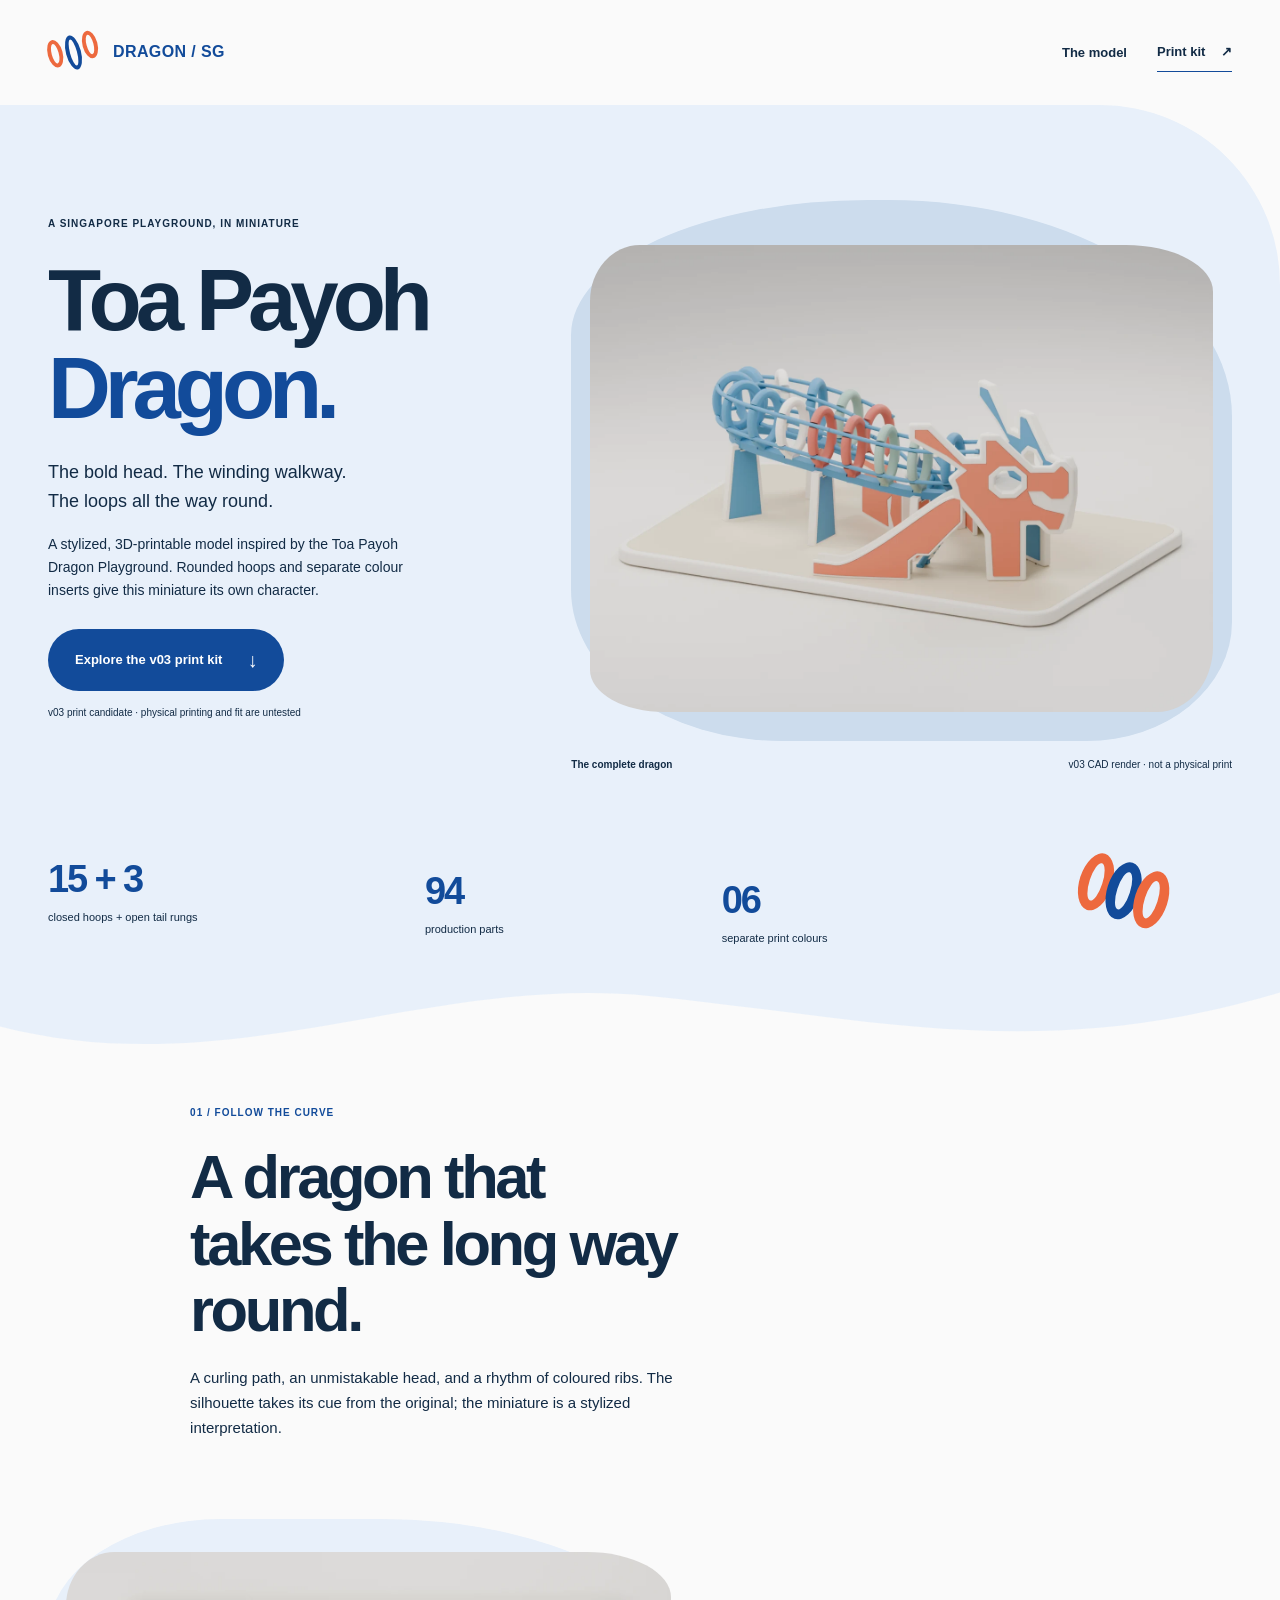
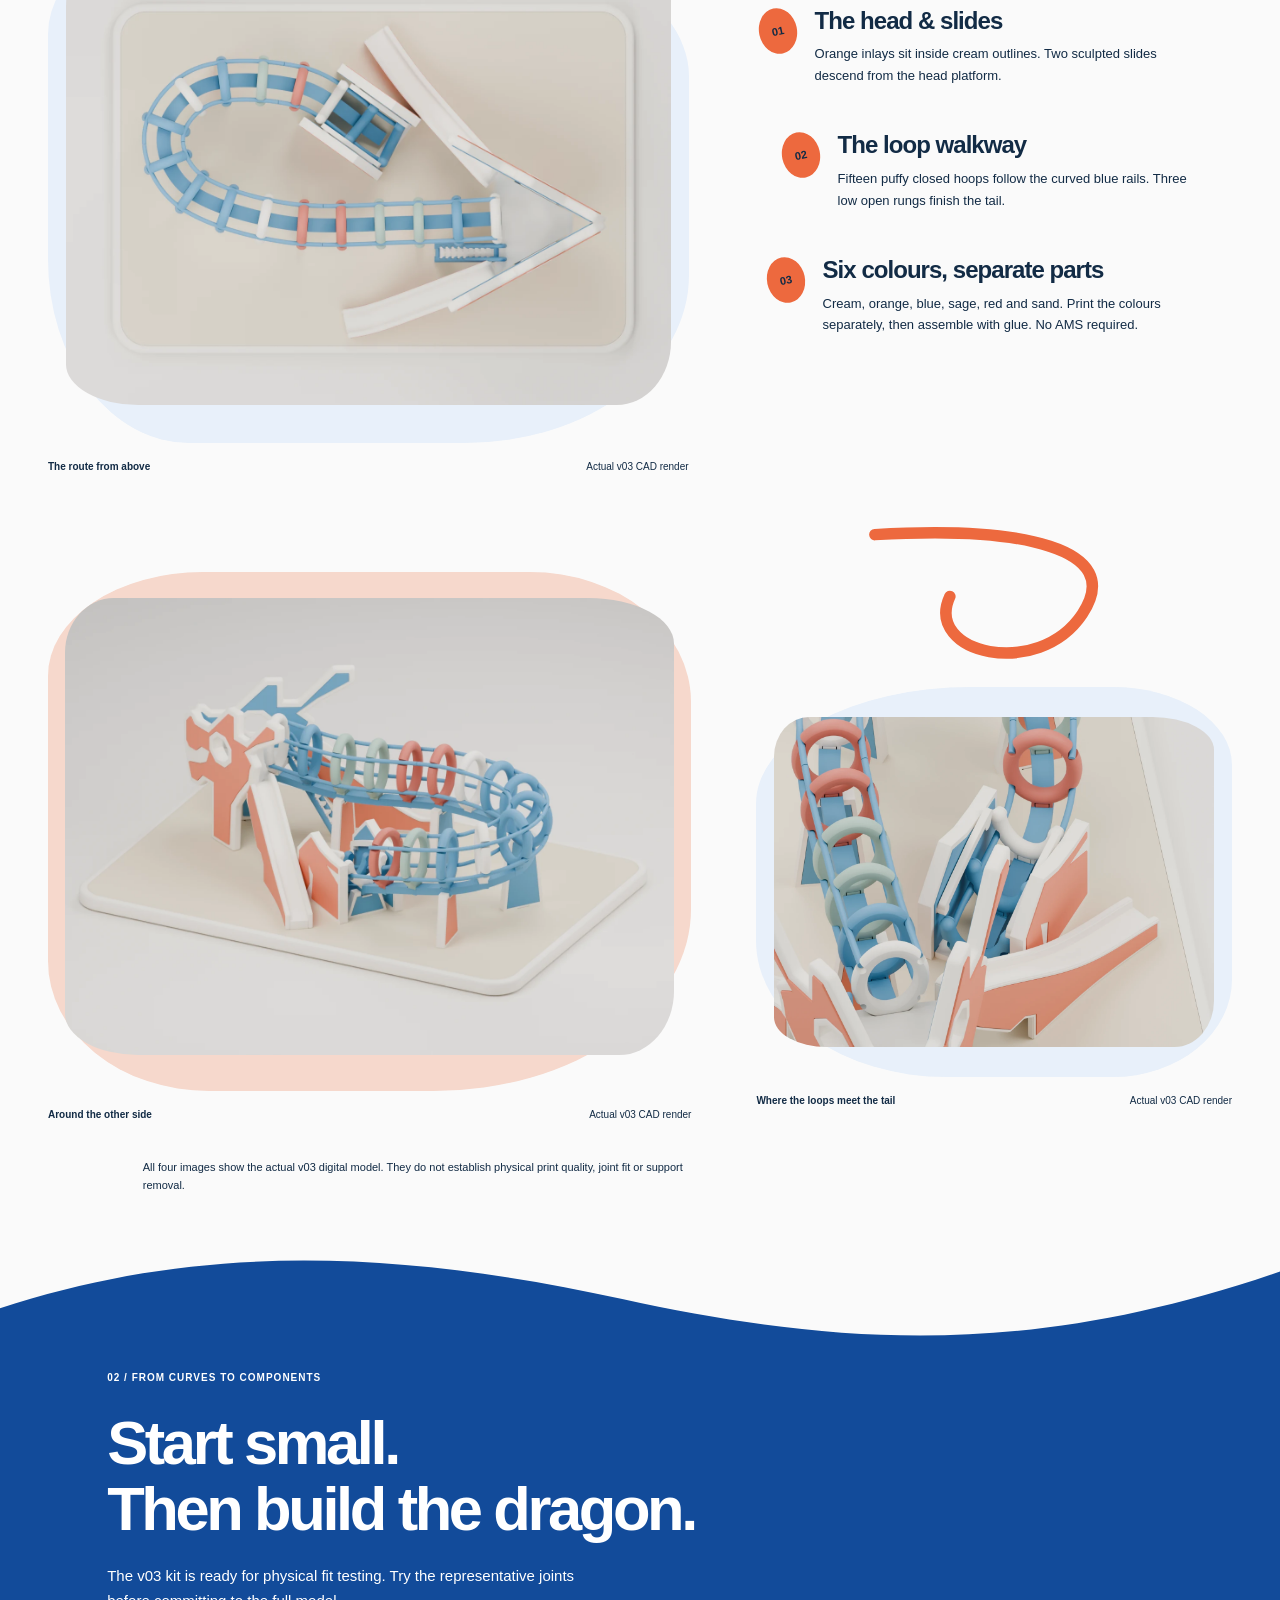
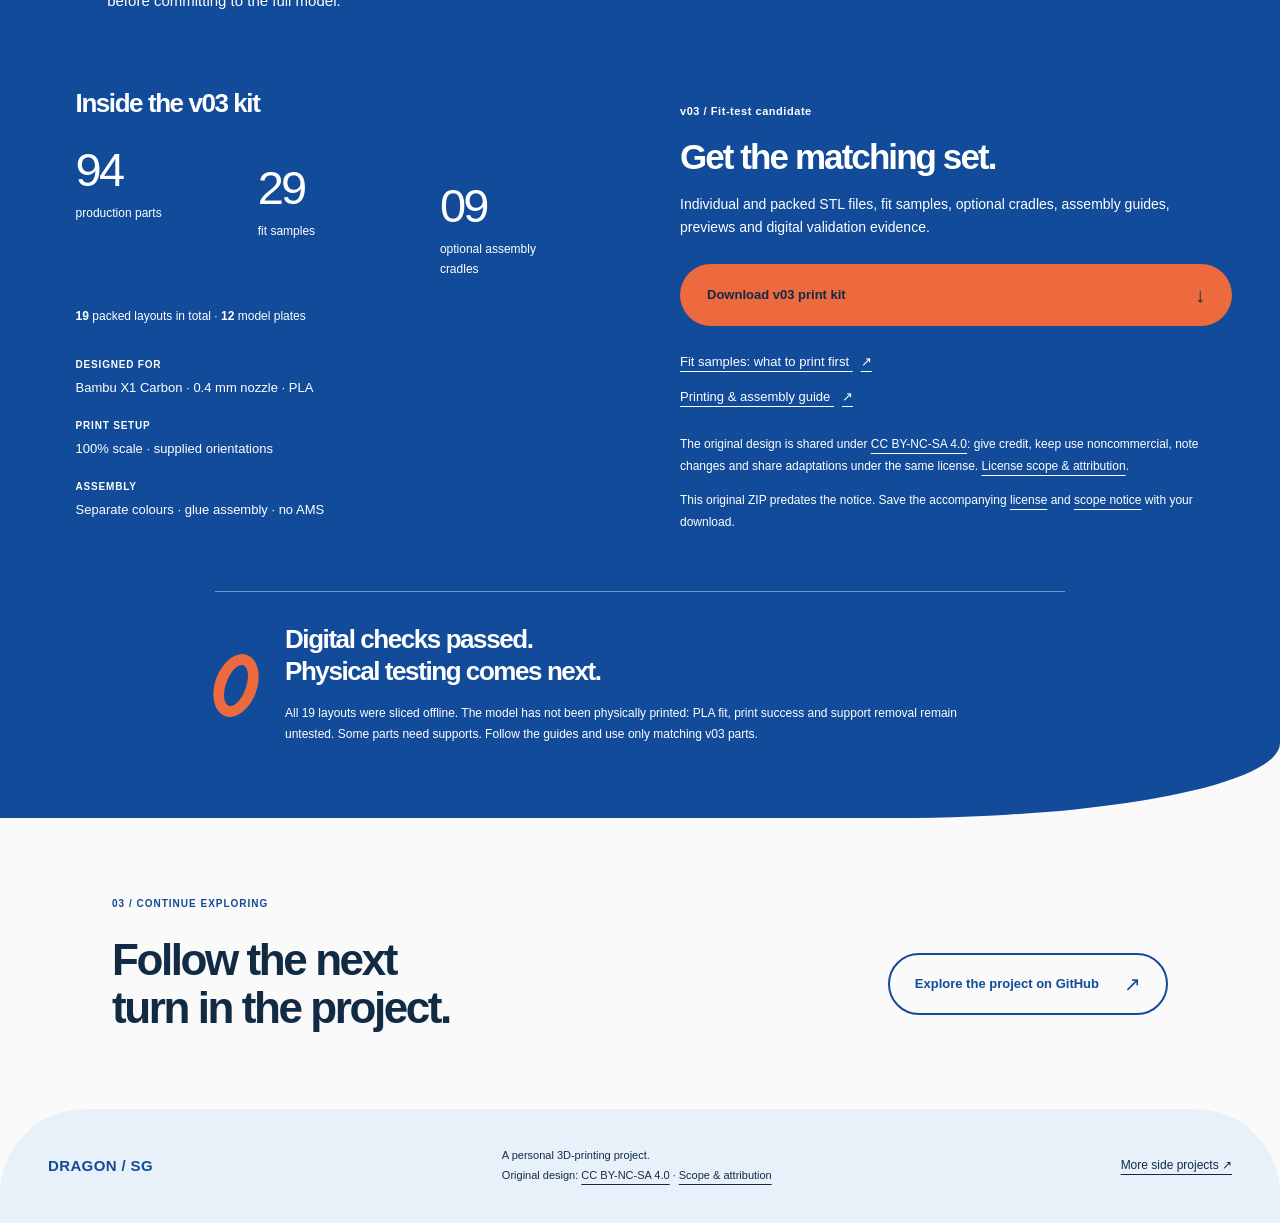
<file: site/index.html>
<!doctype html>
<html lang="en">
<head>
  <meta charset="utf-8">
  <meta name="viewport" content="width=device-width, initial-scale=1">
  <meta name="theme-color" content="#124b9a">
  <meta name="description" content="Toa Payoh Dragon: a 3D-printable miniature inspired by Singapore’s dragon playground. Explore the actual v03 CAD model and download the candidate kit for physical fit testing.">
  <title>Toa Payoh Dragon — The playground, in miniature</title>
  <link rel="canonical" href="https://echoz.github.io/ToaPayohDragon/">
  <link rel="stylesheet" href="styles.css">
</head>
<body>
  <a class="skip-link" href="#main">Skip to content</a>
  <header class="site-header wrap">
    <a class="wordmark" href="./" aria-label="Toa Payoh Dragon home">
      <span class="brand-ribs" aria-hidden="true"><i></i><i></i><i></i></span>
      DRAGON / SG
    </a>
    <nav aria-label="Main navigation">
      <a href="#model">The model</a>
      <a href="#print">Print kit <span aria-hidden="true">↗</span></a>
    </nav>
  </header>
  <main id="main">
    <section class="hero" aria-labelledby="hero-title">
      <div class="hero-layout wrap">
        <div class="hero-copy">
          <p class="eyebrow">A Singapore playground, in miniature</p>
          <h1 id="hero-title">Toa Payoh<br><span>Dragon.</span></h1>
          <p class="hero-intro">The bold head. The winding walkway.<br>The loops all the way round.</p>
          <p class="hero-description">A stylized, 3D-printable model inspired by the Toa Payoh Dragon Playground. Rounded hoops and separate colour inserts give this miniature its own character.</p>
          <a class="button button-blue" href="#print">
            Explore the v03 print kit <span aria-hidden="true">↓</span>
          </a>
          <p class="candidate-label">v03 print candidate · physical printing and fit are untested</p>
        </div>
        <figure class="hero-view">
          <div class="render-surface hero-surface">
            <img src="assets/hero.webp" width="1400" height="1050" alt="Actual CAD render of the miniature dragon playground with an orange dragon head and slide, blue rails and a curved body of colourful hoops" fetchpriority="high">
          </div>
          <figcaption>
            <span>The complete dragon</span>
            <span>v03 CAD render · not a physical print</span>
          </figcaption>
        </figure>
      </div>
      <div class="facts-trail wrap" aria-label="Model at a glance">
        <p><strong>15 + 3</strong><span>closed hoops + open tail rungs</span></p>
        <p><strong>94</strong><span>production parts</span></p>
        <p><strong>06</strong><span>separate print colours</span></p>
        <div class="trail-loops" aria-hidden="true"><i></i><i></i><i></i></div>
      </div>
      <svg class="hero-wave" viewBox="0 0 1440 100" preserveAspectRatio="none" aria-hidden="true" focusable="false">
        <path d="M0 70C260 140 480 8 730 34S1170 115 1440 30V100H0Z"/>
      </svg>
    </section>

    <section class="model-section" id="model" aria-labelledby="model-title">
      <div class="wrap">
        <div class="section-heading">
          <p class="eyebrow">01 / Follow the curve</p>
          <h2 id="model-title">A dragon that<br>takes the long way round.</h2>
          <p>A curling path, an unmistakable head, and a rhythm of coloured ribs. The silhouette takes its cue from the original; the miniature is a stylized interpretation.</p>
        </div>
        <div class="model-layout">
          <figure class="plan-view">
            <div class="render-surface plan-surface">
              <img src="assets/top.webp" width="1400" height="1050" loading="lazy" alt="Top-down CAD view showing the blue walkway curling around the base between the dragon head, two slides and tail">
            </div>
            <figcaption><span>The route from above</span><span>Actual v03 CAD render</span></figcaption>
          </figure>
          <div class="model-notes">
            <article>
              <span class="note-number">01</span>
              <div>
                <h3>The head &amp; slides</h3>
                <p>Orange inlays sit inside cream outlines. Two sculpted slides descend from the head platform.</p>
              </div>
            </article>
            <article>
              <span class="note-number">02</span>
              <div>
                <h3>The loop walkway</h3>
                <p>Fifteen puffy closed hoops follow the curved blue rails. Three low open rungs finish the tail.</p>
              </div>
            </article>
            <article>
              <span class="note-number">03</span>
              <div>
                <h3>Six colours, separate parts</h3>
                <p>Cream, orange, blue, sage, red and sand. Print the colours separately, then assemble with glue. No AMS required.</p>
              </div>
            </article>
          </div>
        </div>
        <div class="detail-gallery">
          <figure class="opposite-view">
            <div class="render-surface opposite-surface">
              <img src="assets/opposite.webp" width="1400" height="1050" loading="lazy" alt="Opposite CAD view of the assembled model showing its dragon head, slides, piers and curling hoop walkway">
            </div>
            <figcaption><span>Around the other side</span><span>Actual v03 CAD render</span></figcaption>
          </figure>
          <div class="tail-story">
            <svg class="gallery-path" viewBox="0 0 300 170" aria-hidden="true" focusable="false">
              <path d="M15 20C180 10 300 35 250 110S70 155 100 90"/>
            </svg>
            <figure class="tail-view">
              <div class="render-surface tail-surface">
                <img src="assets/tail_detail.webp" width="1400" height="1050" loading="lazy" alt="CAD close-up showing the colourful closed hoops, open tail rungs, rails and slide">
              </div>
              <figcaption><span>Where the loops meet the tail</span><span>Actual v03 CAD render</span></figcaption>
            </figure>
          </div>
        </div>
        <p class="image-note">All four images show the actual v03 digital model. They do not establish physical print quality, joint fit or support removal.</p>
      </div>
    </section>

    <section class="print-section" id="print" aria-labelledby="print-title">
      <svg class="print-wave" viewBox="0 0 1440 110" preserveAspectRatio="none" aria-hidden="true" focusable="false">
        <path d="M0 70C220 0 440 5 700 60S1170 120 1440 30V110H0Z"/>
      </svg>
      <div class="wrap print-content">
        <div class="print-heading">
          <p class="eyebrow">02 / From curves to components</p>
          <h2 id="print-title">Start small.<br>Then build the dragon.</h2>
          <p>The v03 kit is ready for physical fit testing. Try the representative joints before committing to the full model.</p>
        </div>
        <div class="print-layout">
          <div class="kit-details">
            <h3>Inside the v03 kit</h3>
            <dl class="kit-counts">
              <div><dt>94</dt><dd>production parts</dd></div>
              <div><dt>29</dt><dd>fit samples</dd></div>
              <div><dt>09</dt><dd>optional assembly cradles</dd></div>
            </dl>
            <p class="plate-counts"><strong>19</strong> packed layouts in total · <strong>12</strong> model plates</p>
            <dl class="print-specs">
              <div><dt>Designed for</dt><dd>Bambu X1 Carbon · 0.4 mm nozzle · PLA</dd></div>
              <div><dt>Print setup</dt><dd>100% scale · supplied orientations</dd></div>
              <div><dt>Assembly</dt><dd>Separate colours · glue assembly · no AMS</dd></div>
            </dl>
          </div>
          <div class="downloads">
            <p class="release-label">v03 / Fit-test candidate</p>
            <h3>Get the matching set.</h3>
            <p>Individual and packed STL files, fit samples, optional cradles, assembly guides, previews and digital validation evidence.</p>
            <a class="button button-orange" href="https://github.com/echoz/ToaPayohDragon/raw/refs/heads/main/exports/dragon-pla-kit-v03.zip">
              Download v03 print kit <span aria-hidden="true">↓</span>
            </a>
            <div class="guide-links">
              <a href="https://github.com/echoz/ToaPayohDragon/blob/main/exports/dragon-pla-kit-v03/FIT-TESTS.md">Fit samples: what to print first <span aria-hidden="true">↗</span></a>
              <a href="https://github.com/echoz/ToaPayohDragon/blob/main/exports/dragon-pla-kit-v03/README.md">Printing &amp; assembly guide <span aria-hidden="true">↗</span></a>
            </div>
            <div class="license-note">
              <p>The original design is shared under <a rel="license" href="https://creativecommons.org/licenses/by-nc-sa/4.0/">CC BY-NC-SA 4.0</a>: give credit, keep use noncommercial, note changes and share adaptations under the same license. <a href="https://github.com/echoz/ToaPayohDragon/blob/main/LICENSE-SCOPE.md">License scope &amp; attribution</a>.</p>
              <p>This original ZIP predates the notice. Save the accompanying <a href="https://github.com/echoz/ToaPayohDragon/raw/refs/heads/main/LICENSE.txt">license</a> and <a href="https://github.com/echoz/ToaPayohDragon/raw/refs/heads/main/LICENSE-SCOPE.md">scope notice</a> with your download.</p>
            </div>
          </div>
        </div>
        <aside class="testing-note" aria-labelledby="status-title">
          <span class="testing-loop" aria-hidden="true"></span>
          <div>
            <h3 id="status-title">Digital checks passed.<br>Physical testing comes next.</h3>
            <p>All 19 layouts were sliced offline. The model has not been physically printed: PLA fit, print success and support removal remain untested. Some parts need supports. Follow the guides and use only matching v03 parts.</p>
          </div>
        </aside>
      </div>
    </section>
    <section class="source-section wrap" aria-label="Project source">
      <p class="eyebrow">03 / Continue exploring</p>
      <div>
        <h2>Follow the next<br>turn in the project.</h2>
        <a class="button button-outline" href="https://github.com/echoz/ToaPayohDragon">
          Explore the project on GitHub <span aria-hidden="true">↗</span>
        </a>
      </div>
    </section>
  </main>
  <footer class="site-footer">
    <div class="wrap footer-inner">
      <a class="wordmark" href="./">DRAGON / SG</a>
      <p>A personal 3D-printing project.<br>Original design: <a rel="license" href="https://creativecommons.org/licenses/by-nc-sa/4.0/">CC BY-NC-SA 4.0</a> · <a href="https://github.com/echoz/ToaPayohDragon/blob/main/LICENSE-SCOPE.md">Scope &amp; attribution</a></p>
      <a href="https://echoz.github.io/side-projects/">More side projects <span aria-hidden="true">↗</span></a>
    </div>
  </footer>
</body>
</html>
</file>
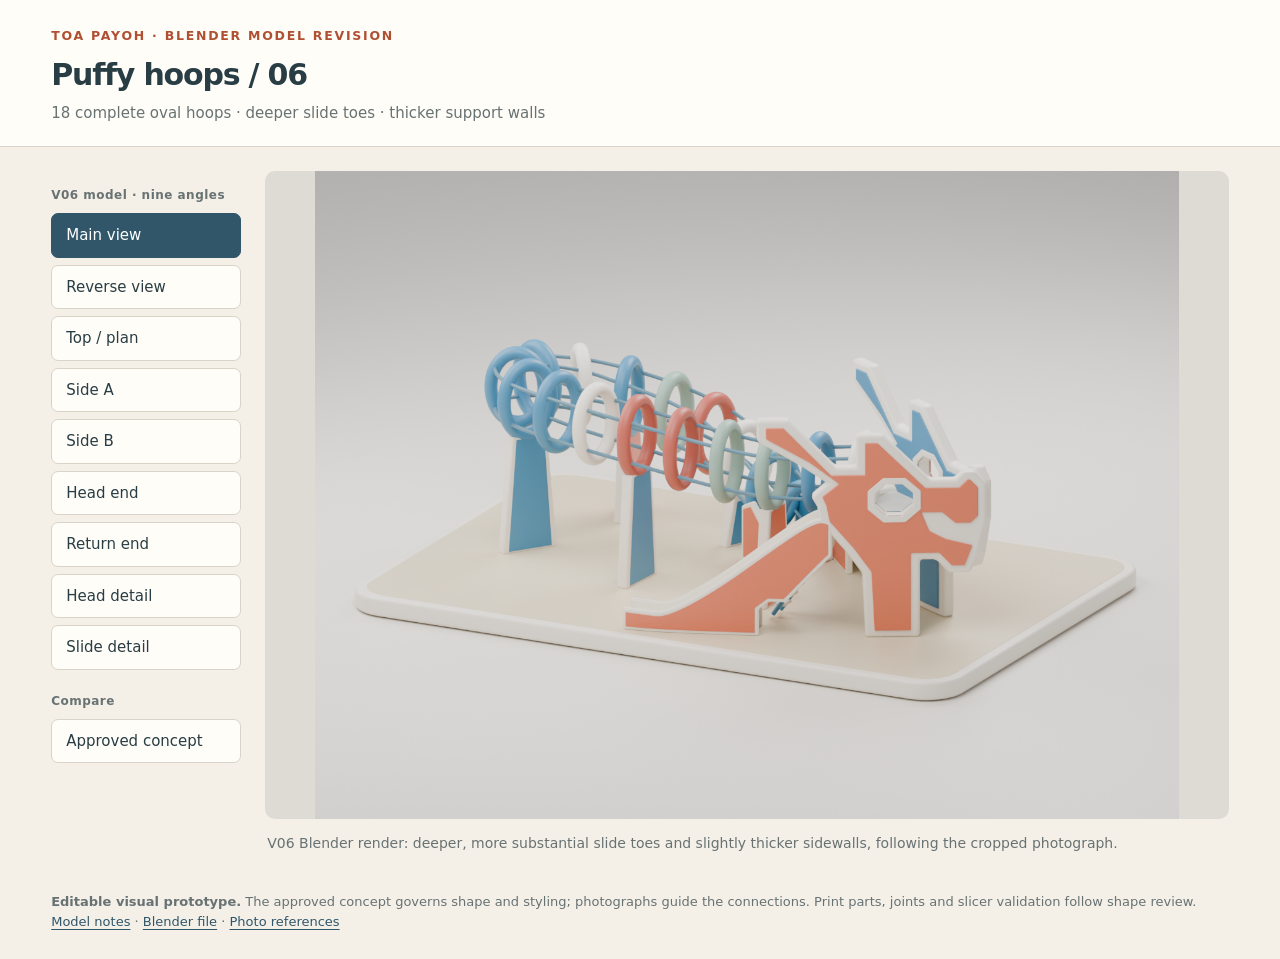
<file: renders/blender-v06/index.html>
<!doctype html>
<html lang="en"><meta charset="utf-8"><meta name="viewport" content="width=device-width,initial-scale=1">
<title>Dragon · Puffy hoops 06</title>
<style>
*{box-sizing:border-box}body{margin:0;background:#f4f0e8;color:#293d44;font:15px/1.5 system-ui,sans-serif}header{padding:24px 4vw 18px;border-bottom:1px solid #d9d3c8;background:#fffdf8}small{color:#b05032;text-transform:uppercase;letter-spacing:.14em;font-weight:700}h1{font-size:30px;letter-spacing:-.04em;margin:5px 0}header p{color:#687273;margin:4px 0}main{max-width:1550px;margin:auto;padding:24px 4vw;display:grid;grid-template-columns:190px 1fr;gap:24px}nav{display:flex;flex-direction:column;gap:7px}button{font:inherit;cursor:pointer;text-align:left;padding:10px 14px;border:1px solid #d9d3c8;border-radius:7px;background:#fffdf8;color:inherit}button[aria-pressed=true]{background:#31566a;color:white;border-color:#31566a}button:focus-visible{outline:3px solid #da6946;outline-offset:2px}.nav-label{margin:15px 0 2px;font-size:12px;font-weight:700;letter-spacing:.04em;color:#687273}figure{margin:0;min-width:0}figure img{width:100%;max-height:72vh;object-fit:contain;border-radius:10px;background:#dedbd4;display:block}figcaption{padding:14px 2px;font-size:14px;color:#687273}a{color:#31566a;text-underline-offset:3px}footer{max-width:1450px;margin:0 auto;padding:0 4vw 28px;font-size:13px;color:#687273}@media(max-width:750px){main{grid-template-columns:1fr}nav{flex-direction:row;flex-wrap:wrap}.nav-label{flex-basis:100%;margin:6px 0 0}button{padding:6px 10px;font-size:12px}figure img{max-height:none}}
</style>
<header><small>Toa Payoh · Blender model revision</small><h1>Puffy hoops / 06</h1><p>18 complete oval hoops · deeper slide toes · thicker support walls</p></header>
<main><nav aria-label="Review angles and comparisons" id="views"></nav><figure><img id="render" src="hero.png" alt="Dragon playground v06 model, main perspective"><figcaption id="caption" aria-live="polite"></figcaption></figure></main>
<footer><strong>Editable visual prototype.</strong> The approved concept governs shape and styling; photographs guide the connections. Print parts, joints and slicer validation follow shape review. <a href="../../docs/design-direction.md">Model notes</a> · <a href="../../model/blender/dragon-puffy-hoops-v06.blend" download>Blender file</a> · <a href="../../references/README.md">Photo references</a></footer>
<script>
const views=[
 ['hero.png','Main view','V06 Blender render: deeper, more substantial slide toes and slightly thicker sidewalls, following the cropped photograph.'],
 ['opposite.png','Reverse view','V06 Blender render: both slide bases are fuller at their lower ends; the raised platform connections and upper cutouts remain.'],
 ['top.png','Top / plan','V06 Blender render: the established body route, splayed head platform, two slide branches and separate ladder.'],
 ['side_a.png','Side A','V06 Blender render: the toe now has a deeper solid side profile, blending smoothly into the existing slope.'],
 ['side_b.png','Side B','V06 Blender render: the second slide receives the same deeper toe and modest increase in wall thickness.'],
 ['head_end.png','Head end','V06 Blender render: head-panel spacing, platform and adjoining hoops.'],
 ['return_end.png','Return end','V06 Blender render: 18 closed oval hoops, five body supports and the low tail entrance.'],
 ['junction.png','Head detail','V06 Blender render: the v04 head silhouette and solid cream mouth marking are retained.'],
 ['slide_detail.png','Slide detail','V06 Blender render: a taller orange field at the toe gives the base more substance. The continuous cream border and stepped upper opening remain.'],
 ['../../renders/refinements/sparse-soft-ribs-v2.png','Approved concept','Approved generated concept: the target for full puffy hoops, spacing and soft toy-like proportions. This is a style reference, not a render of the Blender model.'],
];
const nav=document.getElementById('views');
views.forEach(([src,title,caption],index)=>{
 if(index===0||index===9){const label=document.createElement('div');label.className='nav-label';label.textContent=index===0?'V06 model · nine angles':'Compare';nav.append(label)}
 const b=document.createElement('button');b.type='button';b.textContent=title;b.setAttribute('aria-pressed',String(index===0));
 b.onclick=()=>{nav.querySelectorAll('button').forEach(n=>n.setAttribute('aria-pressed','false'));b.setAttribute('aria-pressed','true');document.getElementById('render').src=src;document.getElementById('render').alt='Dragon playground — '+title;document.getElementById('caption').textContent=caption};nav.append(b)
});
document.getElementById('caption').textContent=views[0][2];
</script></html>
</file>
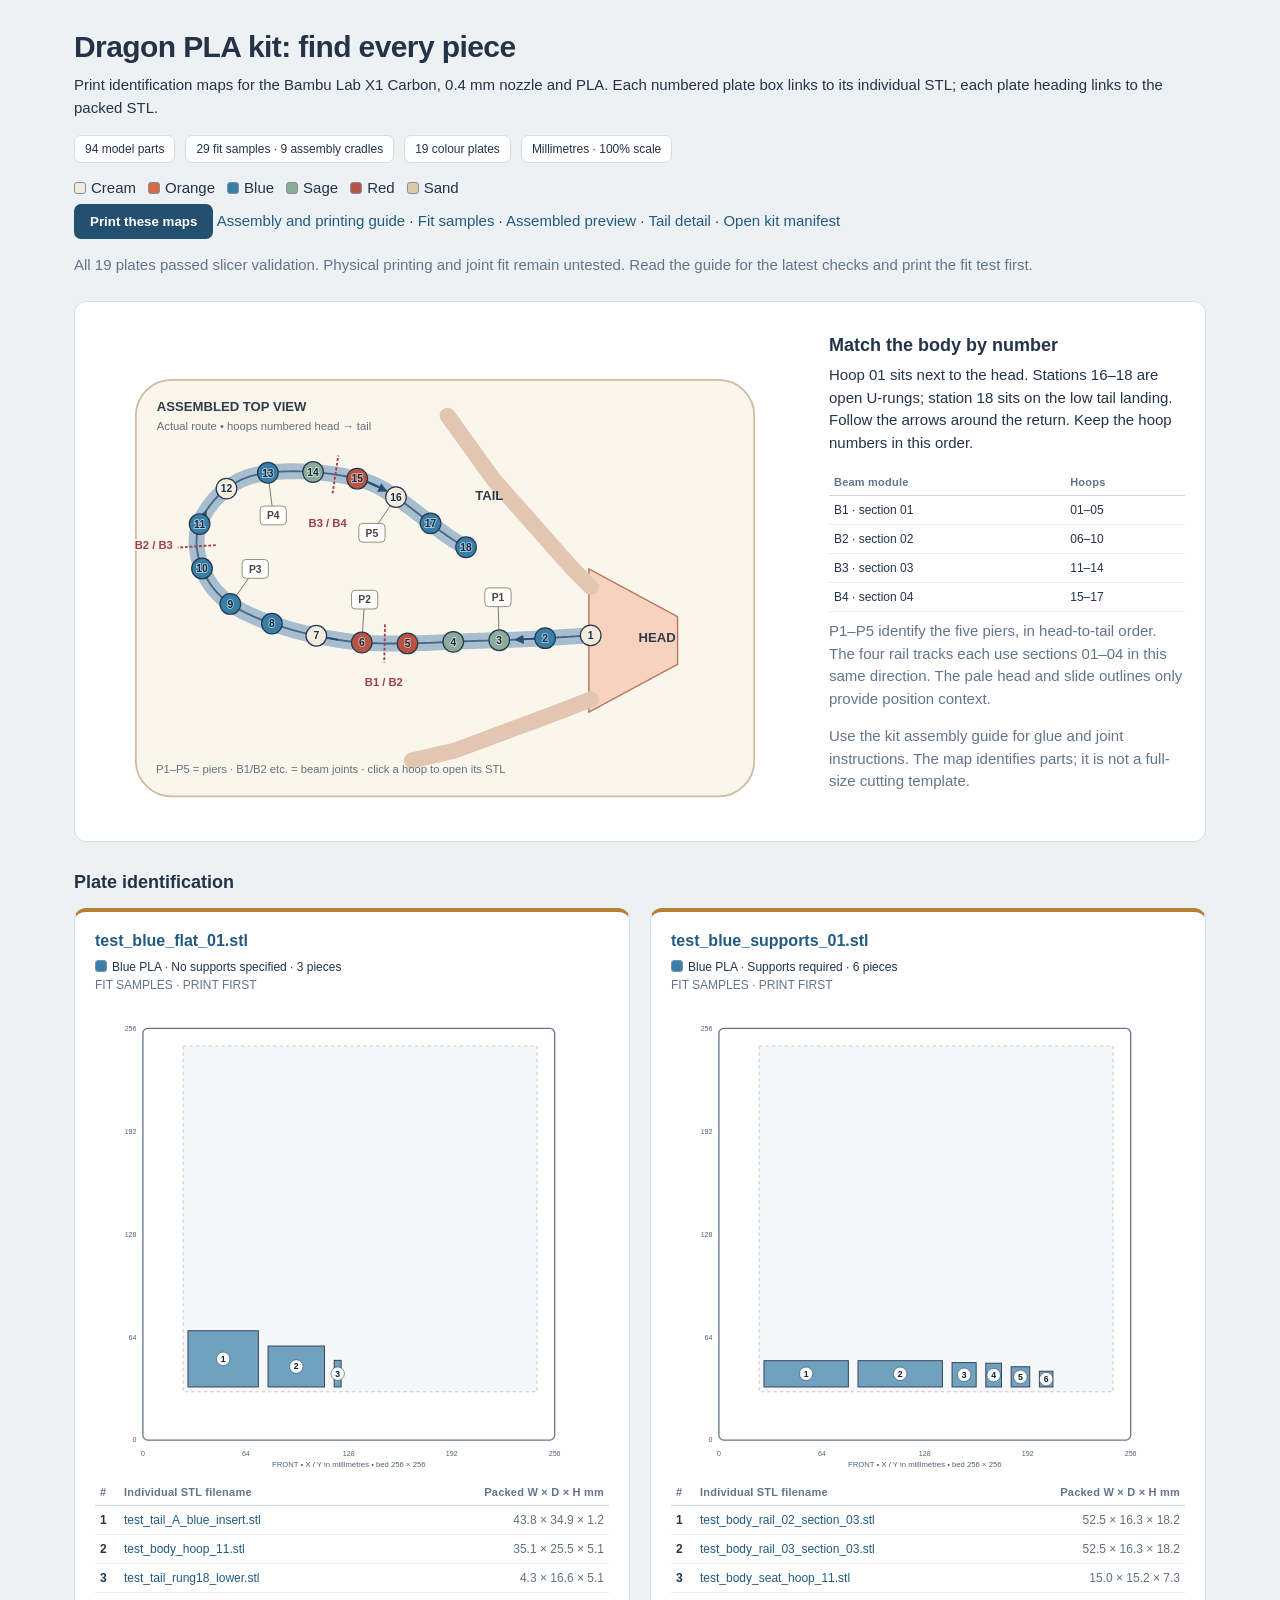
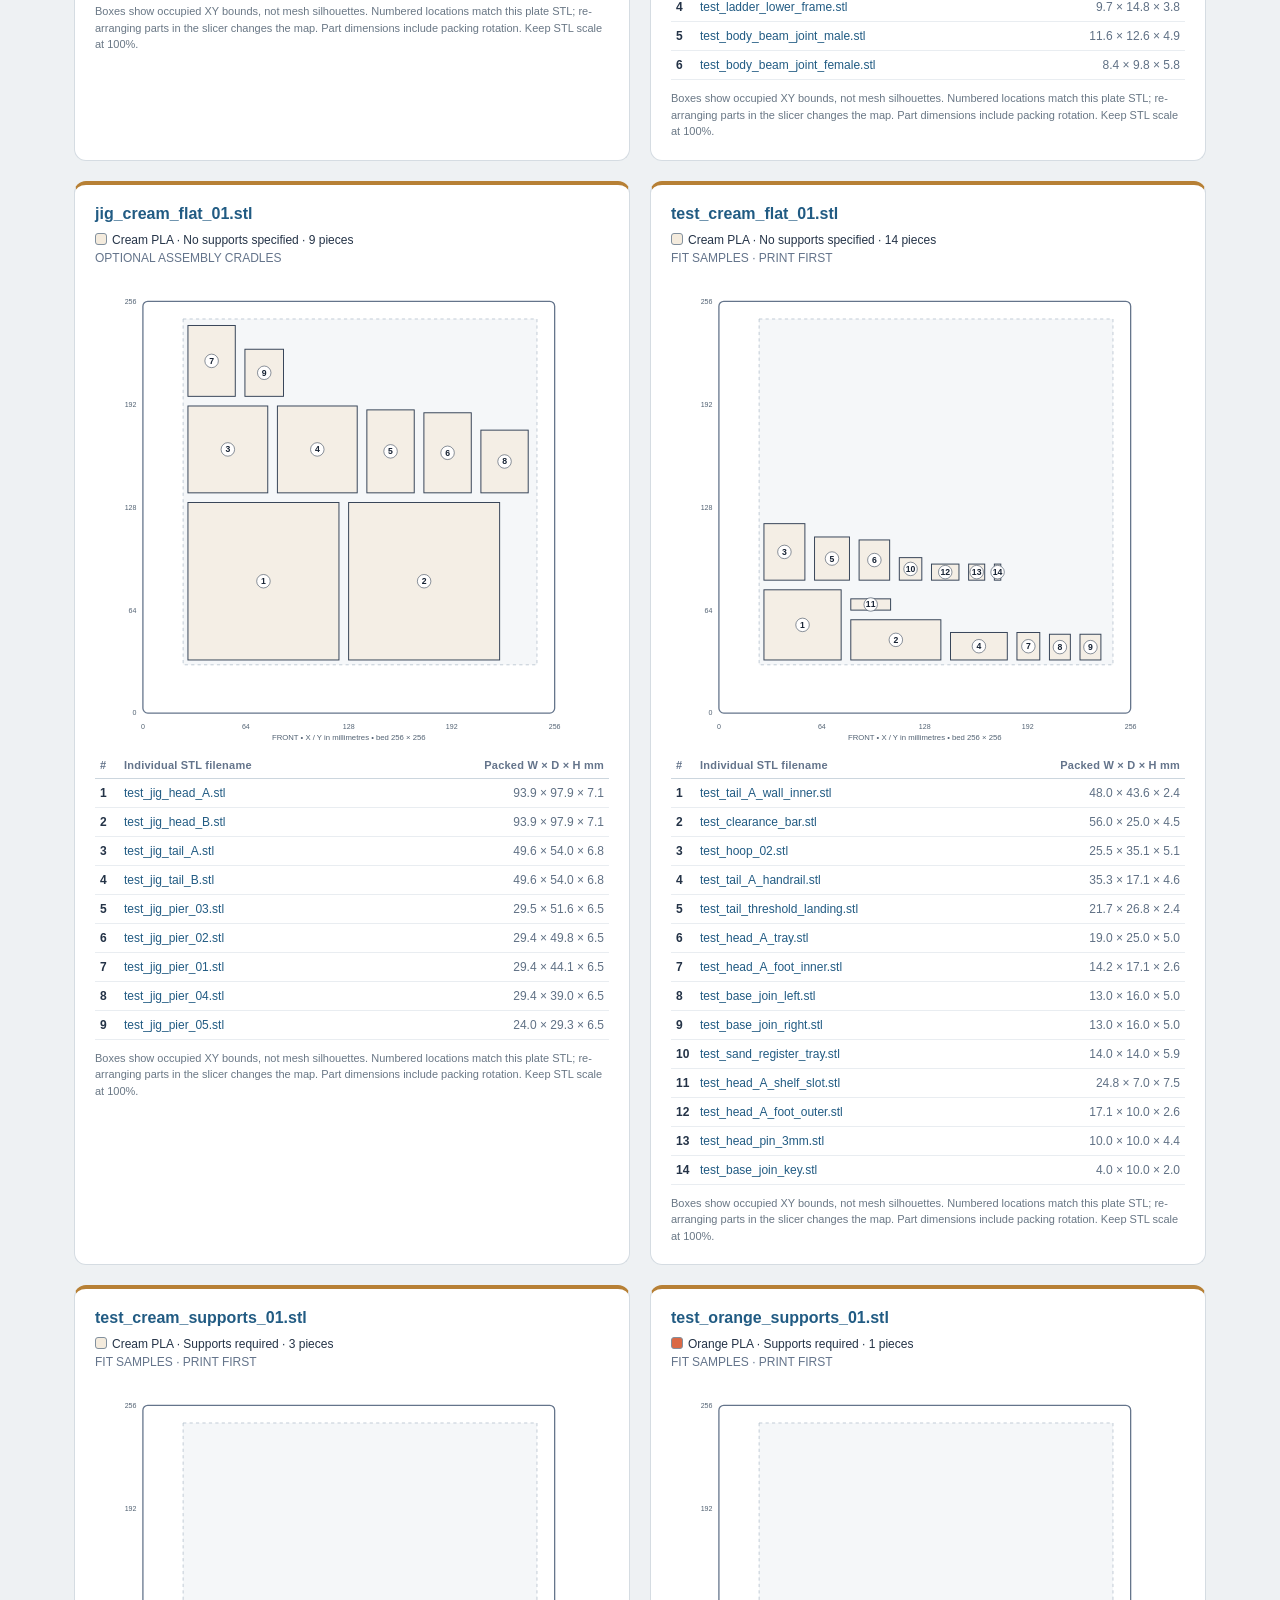
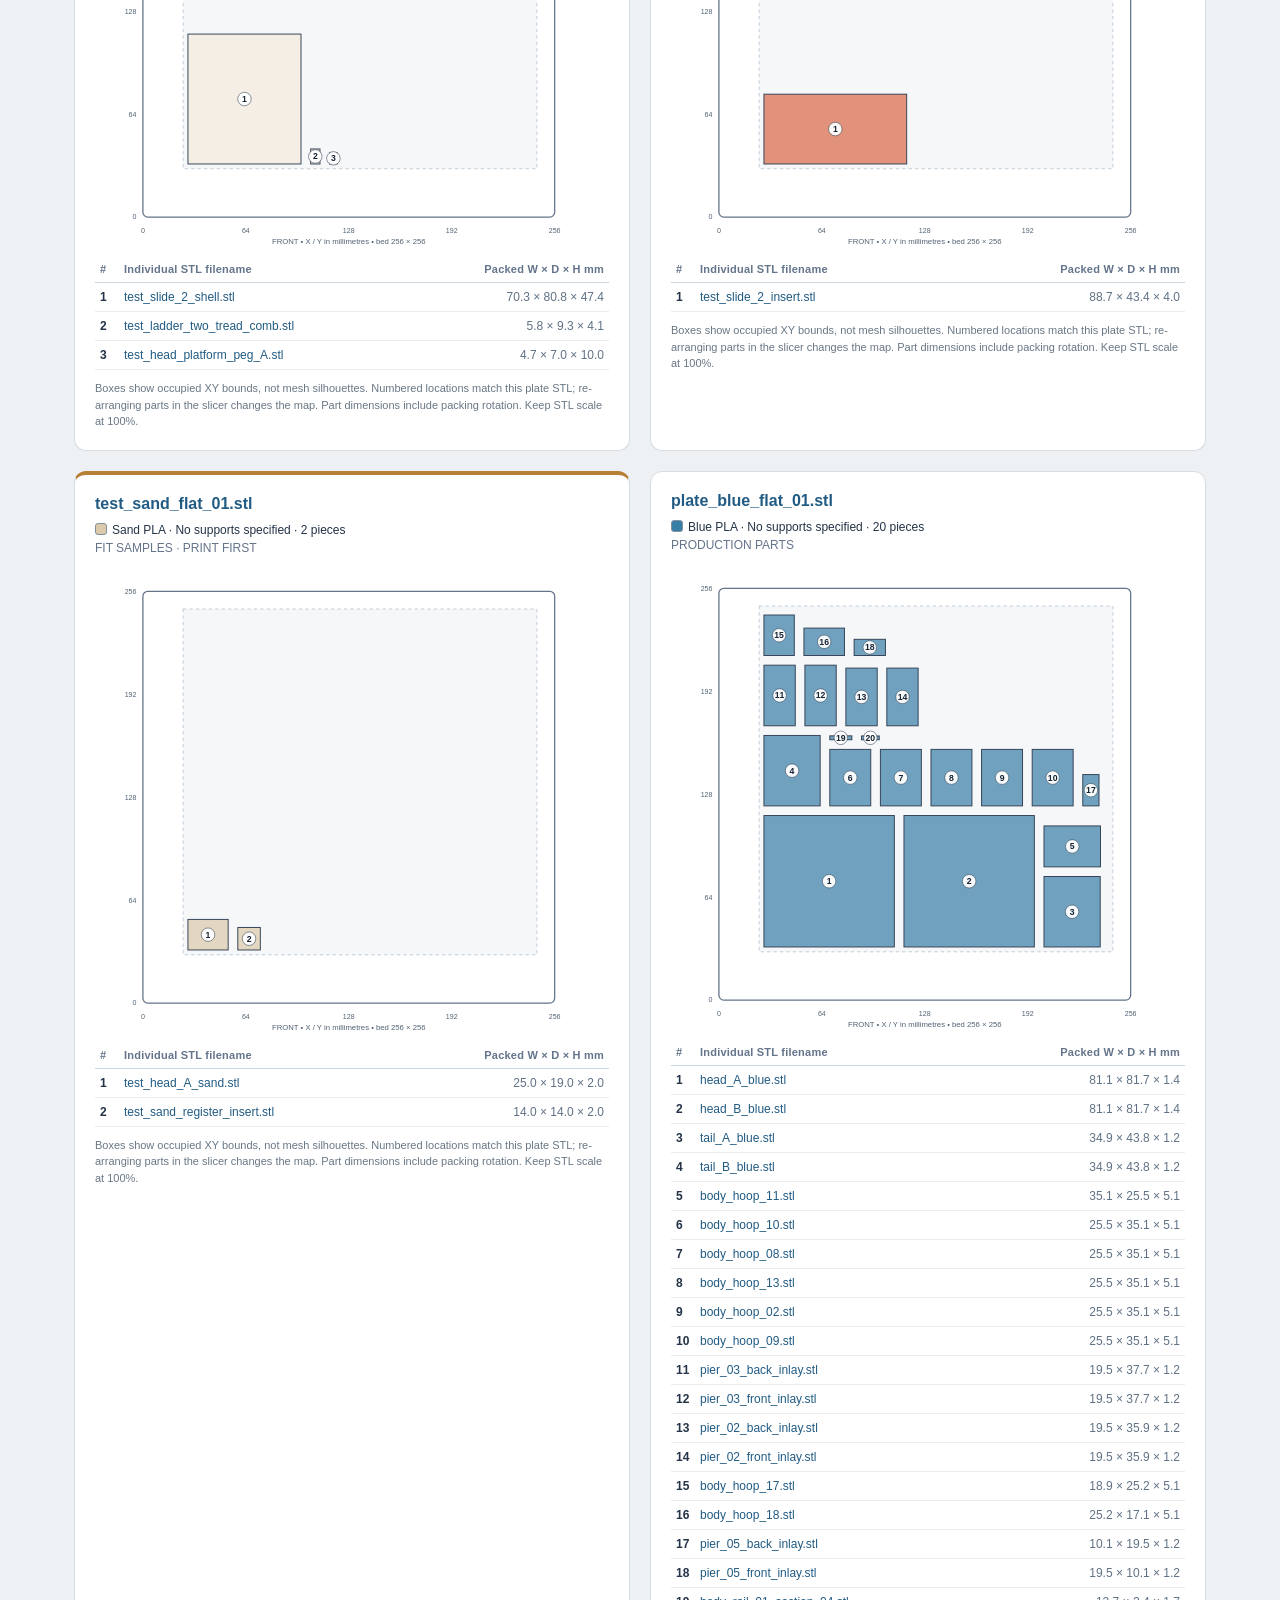
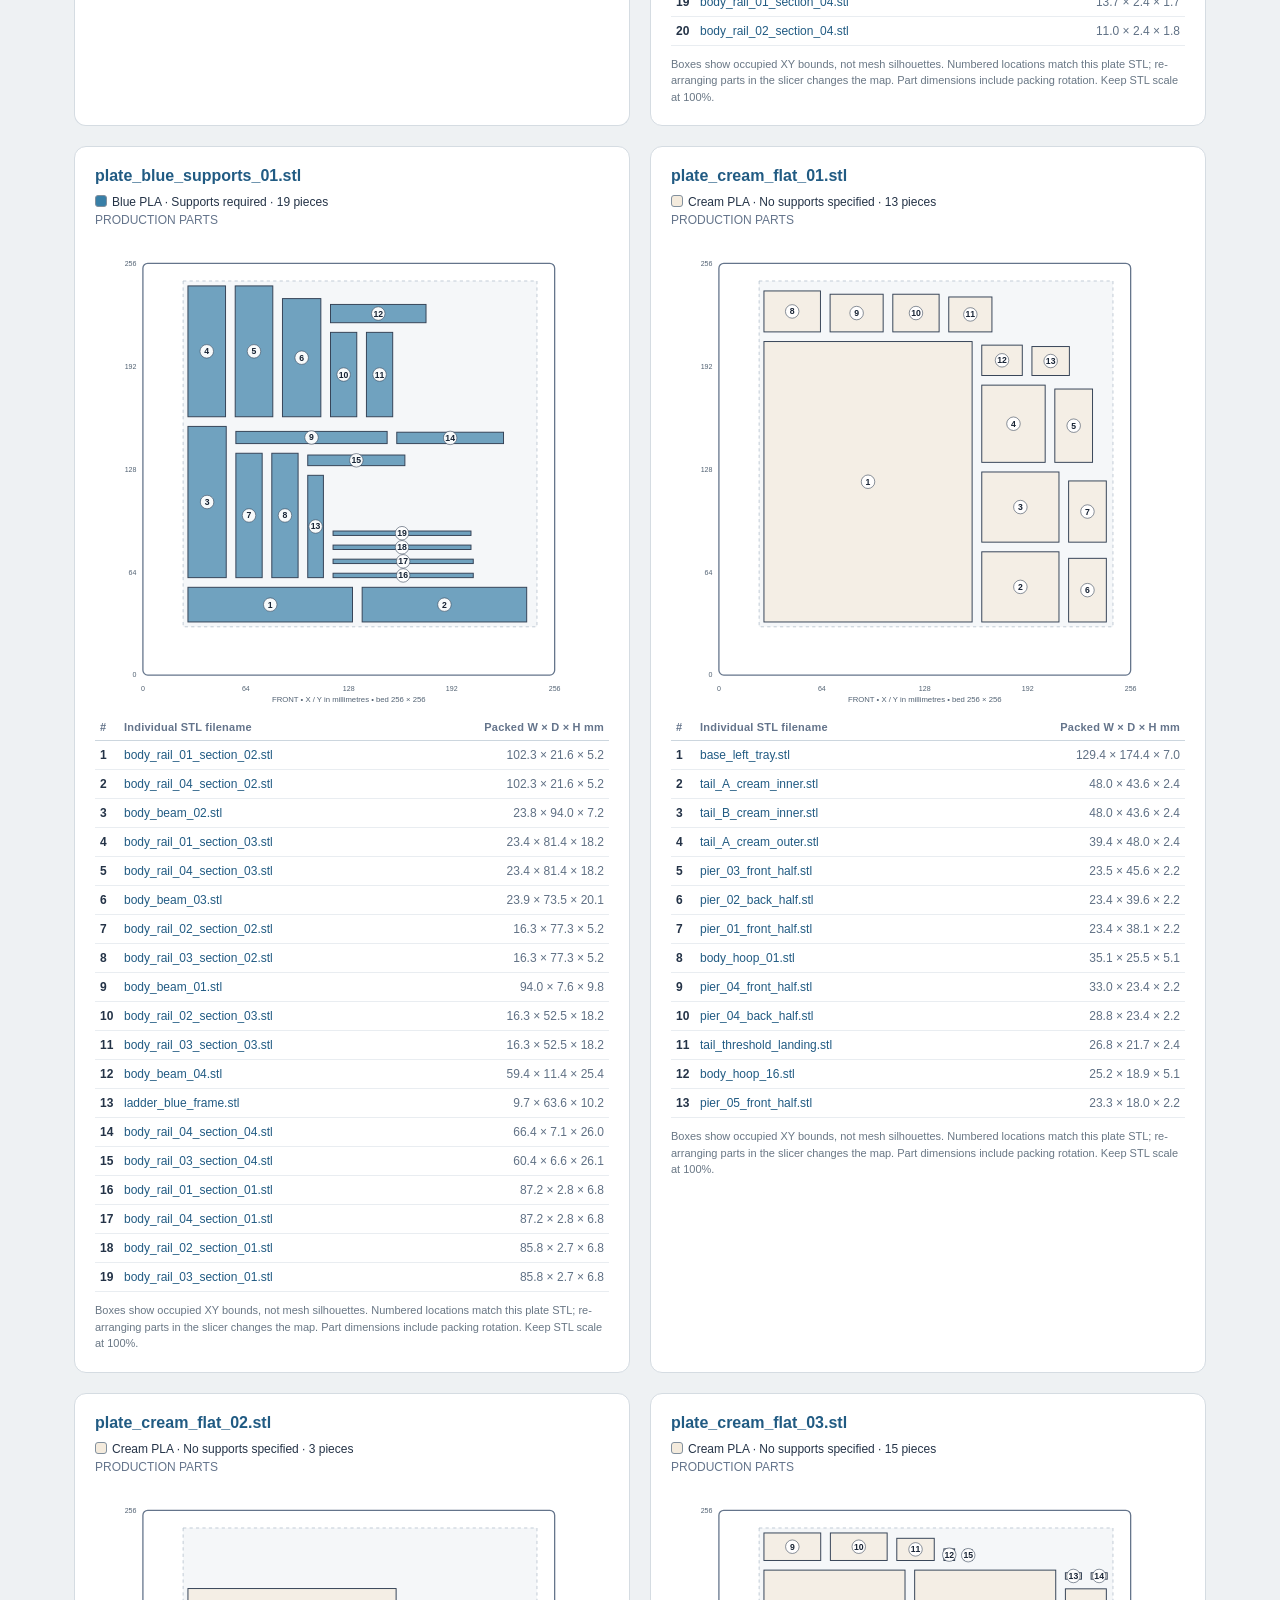
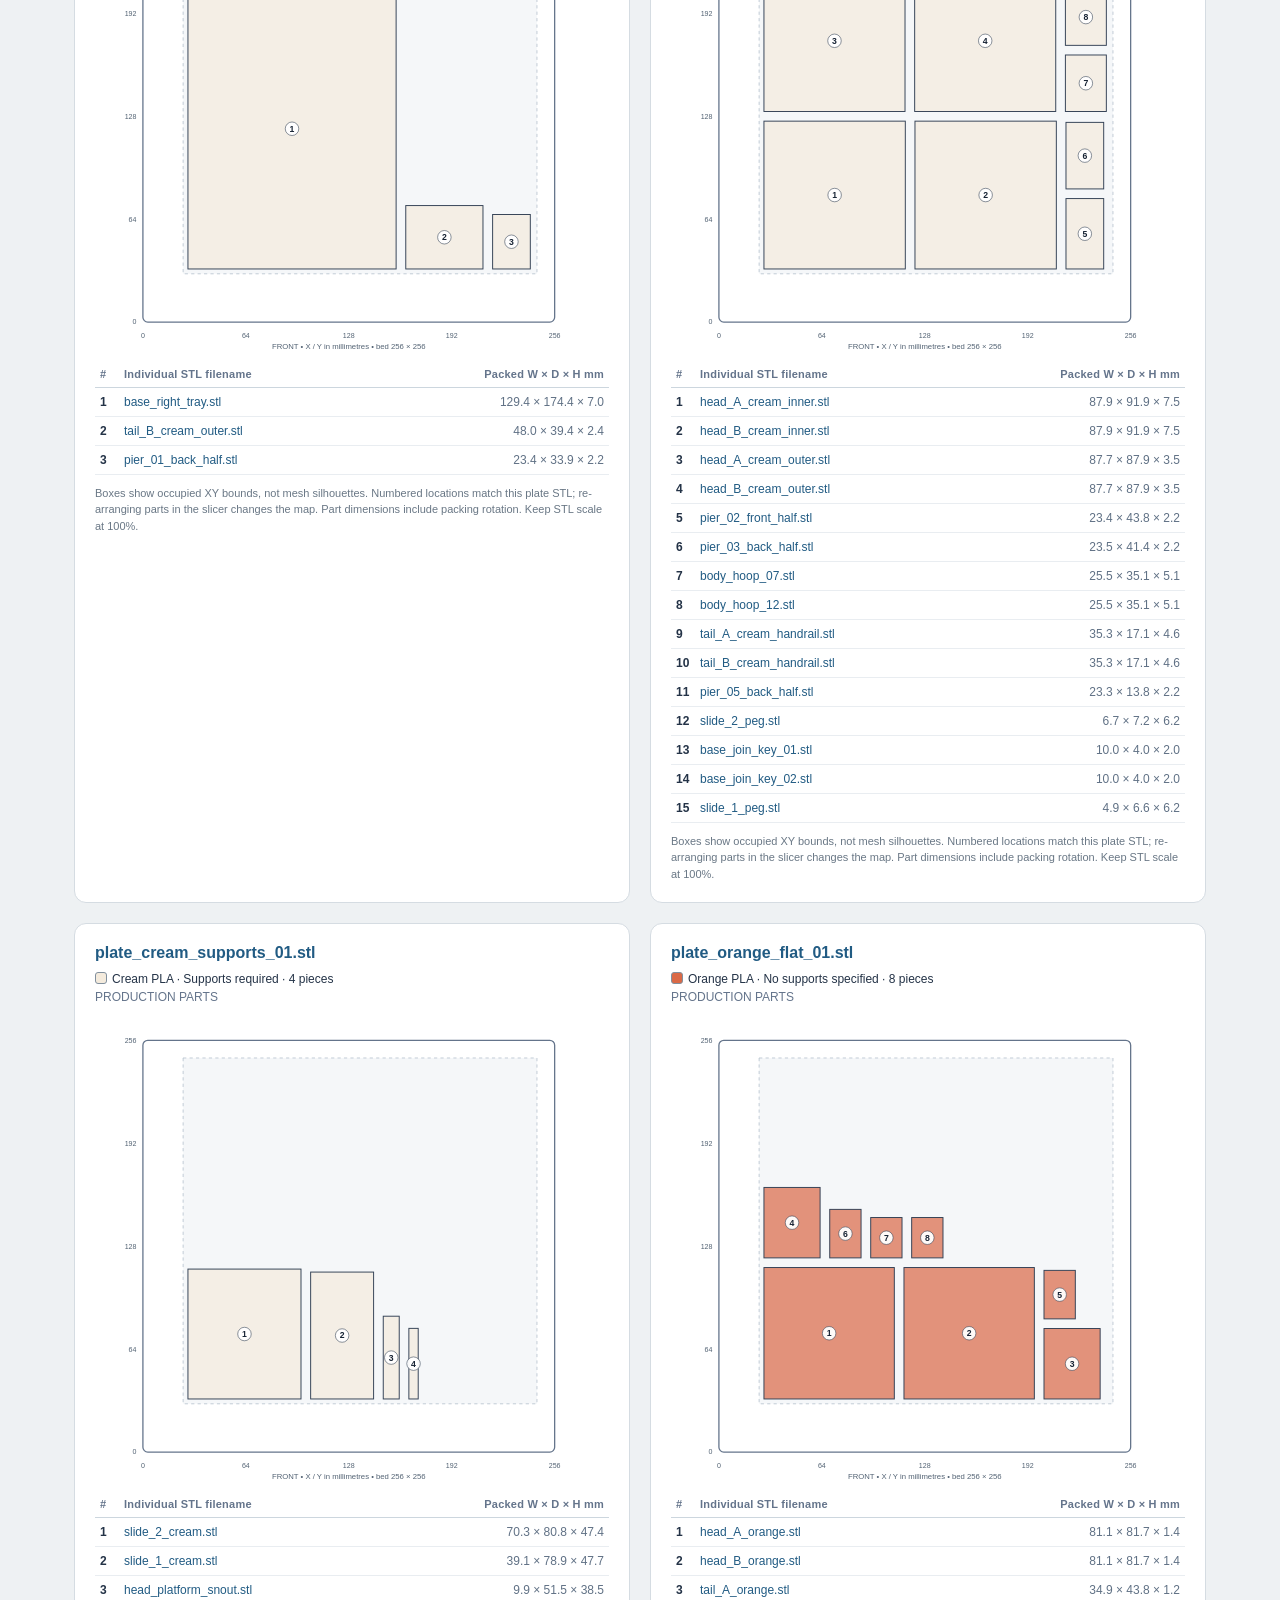
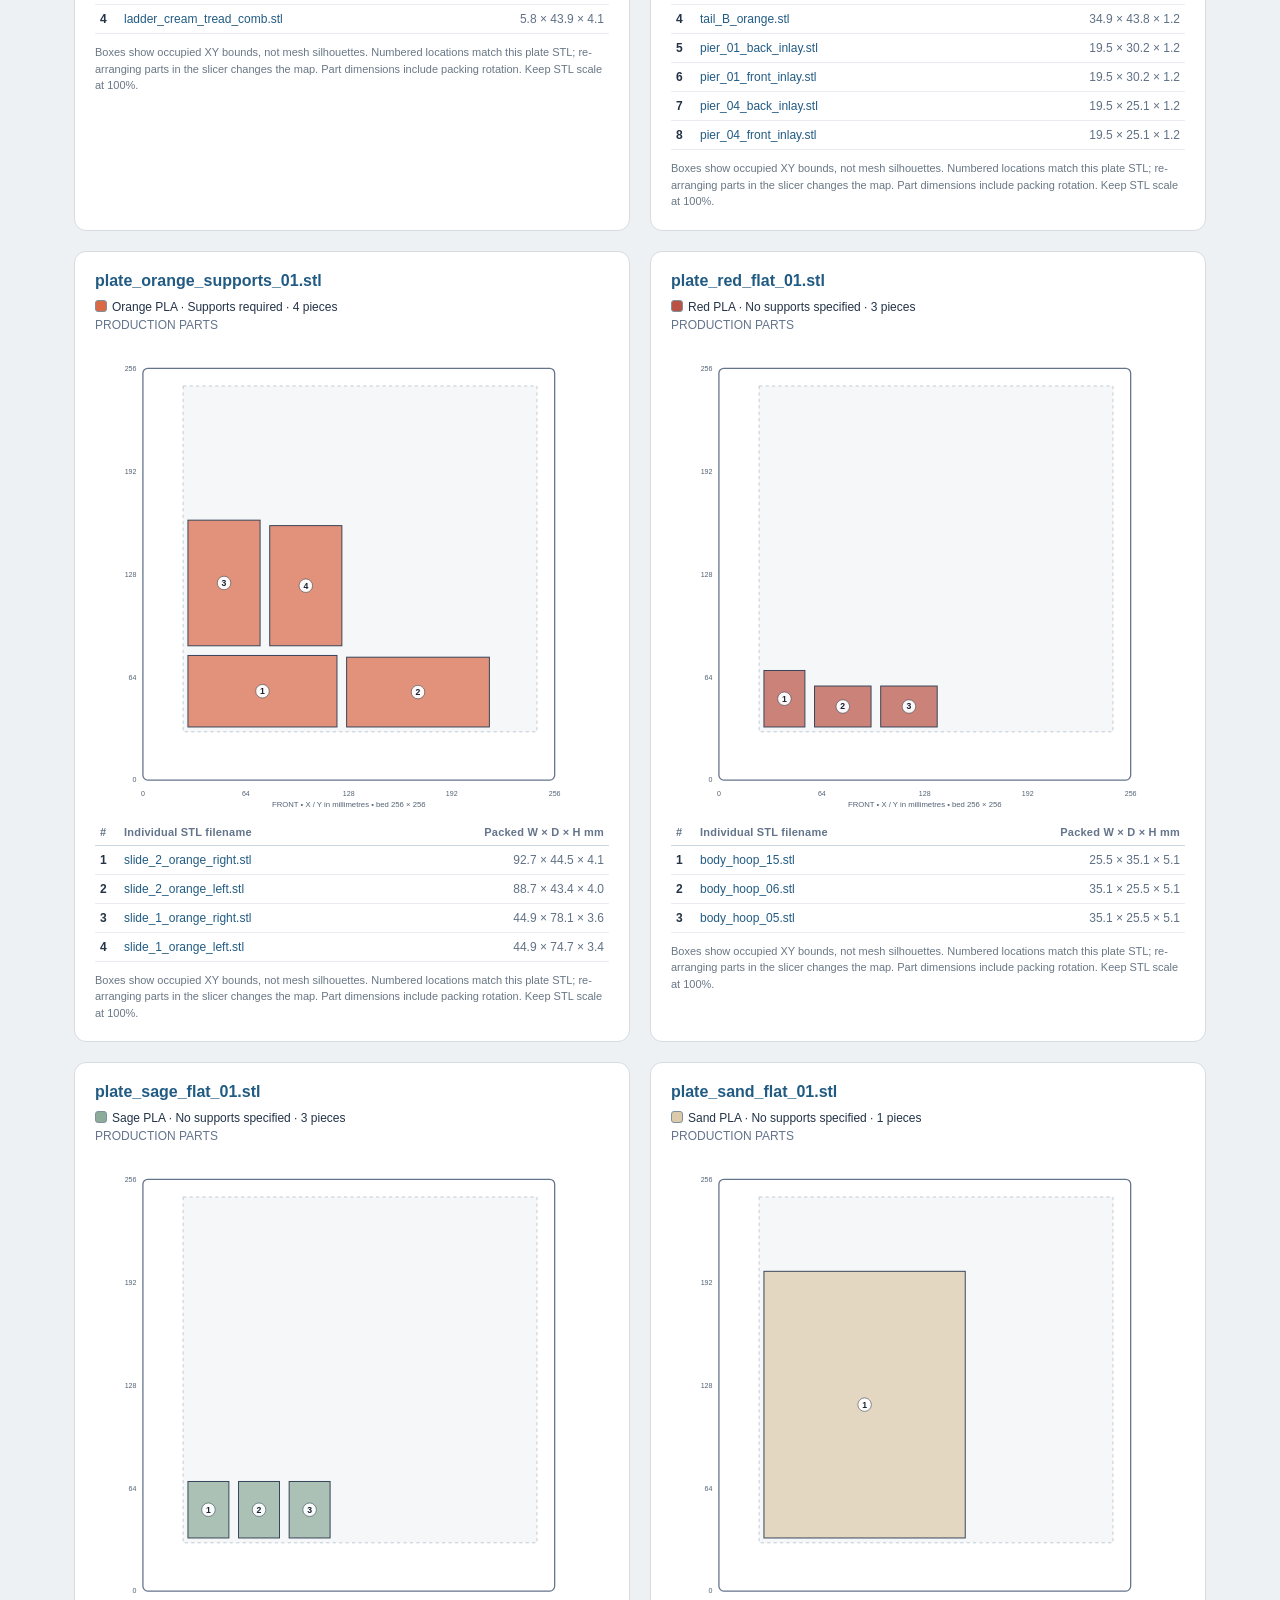
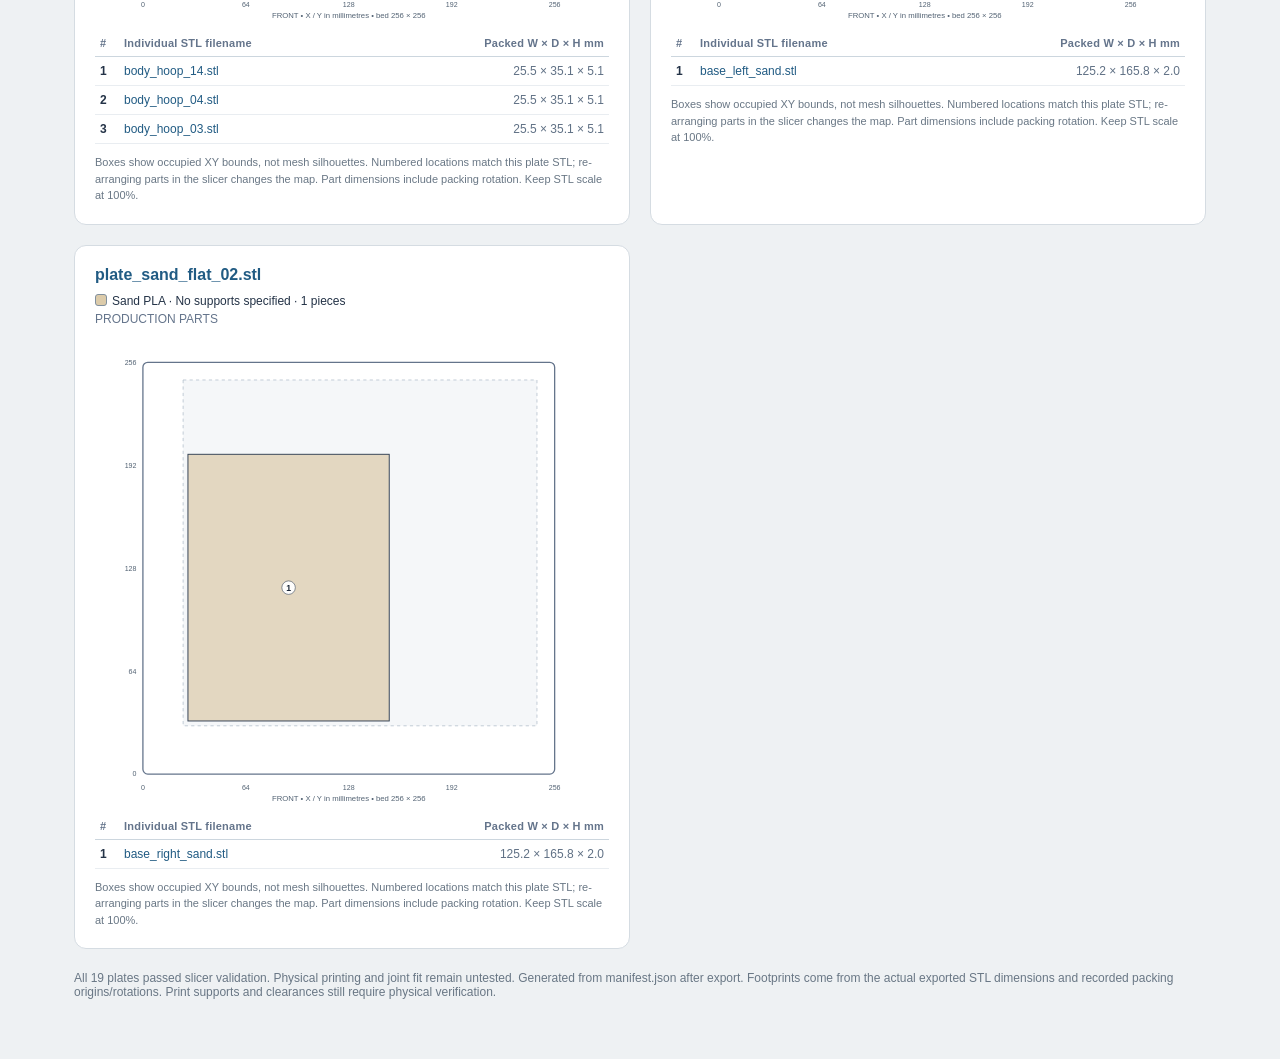
<file: exports/dragon-pla-kit-v03/assembly-map.html>
<!doctype html><html lang="en"><head><meta charset="utf-8"><meta name="viewport" content="width=device-width,initial-scale=1"><title>Dragon PLA kit · plate and assembly maps</title><style>
:root{color-scheme:light;font-family:Arial,Helvetica,sans-serif;color:#243347;background:#eef1f3;font-size:15px}*{box-sizing:border-box}body{margin:0}main{max-width:1180px;margin:auto;padding:30px 24px 60px}h1{font-size:30px;letter-spacing:-.6px;margin:0 0 10px}h2{font-size:18px;margin:0 0 8px}p{line-height:1.5;margin:8px 0 15px}a{color:#215b83;text-decoration:none}a:hover{text-decoration:underline}code{font-size:.9em}header{margin-bottom:24px}.muted{color:#64748b}.summary{display:flex;flex-wrap:wrap;gap:10px;margin:16px 0}.badge{font-size:12px;background:#fff;border:1px solid #d5dce2;padding:6px 10px;border-radius:7px}.legend{display:flex;gap:12px;flex-wrap:wrap}.swatch{display:inline-block;width:12px;height:12px;border:1px solid #81909e;border-radius:3px;vertical-align:-1px;margin-right:5px}.card{background:#fff;border:1px solid #d5dce2;border-radius:12px;padding:20px;break-inside:avoid}.route{display:grid;grid-template-columns:2fr 1fr;align-items:center;gap:22px;margin-bottom:25px}.route svg{width:100%;height:auto}.map-title{font:700 14px Arial;fill:#2e3d4c}.map-small{font:12px Arial;fill:#637080}.joint-label{font:700 12px Arial;fill:#9d4050;paint-order:stroke;stroke:#faf6eb;stroke-width:4px}.pier-label{font:700 11px Arial;fill:#4a453d}.hoop-label{font:700 11px Arial;fill:#152b3e;paint-order:stroke;stroke:#ffffff88;stroke-width:2px}.route table{font-size:12px}table{width:100%;border-collapse:collapse}th{text-align:left;color:#64748b;font-size:11px;letter-spacing:.02em;border-bottom:1px solid #ccd6de;padding:7px 5px}td{border-bottom:1px solid #e9edf1;padding:7px 5px;vertical-align:top;font-size:12px}td.file{overflow-wrap:anywhere}td.idx{width:24px;font-weight:bold}td.size{white-space:nowrap;text-align:right;font-variant-numeric:tabular-nums;color:#607185}.plates{display:grid;grid-template-columns:1fr 1fr;gap:20px}.plate header{margin-bottom:4px}.plate h2{font-size:16px;overflow-wrap:anywhere}.plate .sub{font-size:12px}.plate svg{display:block;width:100%;max-height:460px;margin:4px auto 10px}.footnote{font-size:11px;color:#697785;margin:10px 0 0}.section-title{margin:30px 0 15px}.test{border-top:4px solid #b78035}.no-print{cursor:pointer;border:0;background:#234f70;color:#fff;border-radius:7px;padding:10px 16px;font-weight:bold}footer{margin-top:22px;font-size:12px;color:#697785}
@media(max-width:750px){main{padding:22px 14px}.plates,.route{grid-template-columns:1fr}}
@media print{@page{size:A4 portrait;margin:10mm}:root{font-size:10pt;background:#fff}main{padding:0;max-width:none}h1{font-size:21pt}.no-print{display:none}.summary{gap:5px}.badge{font-size:8pt;padding:4px 6px}.card{border-radius:0;padding:10px}.route{grid-template-columns:1fr;margin:0 0 12px;break-after:page}.route svg{max-height:150mm}.route>div:last-child{display:grid;grid-template-columns:1fr 1fr;gap:12px}.route>div:last-child h2{grid-column:1/-1}.plates{display:block}.plate{break-after:page;border:0}.plate svg{height:125mm;max-height:none}.plate table{font-size:8pt}.plate td{padding:4px;font-size:8pt}.plate h2{font-size:12pt}.section-title{display:none}.footnote,footer{font-size:8pt}a{color:inherit}a[href]::after{content:none}}
</style></head><body><main><header><h1>Dragon PLA kit: find every piece</h1><p>Print identification maps for the Bambu Lab X1 Carbon, 0.4 mm nozzle and PLA. Each numbered plate box links to its individual STL; each plate heading links to the packed STL.</p><div class="summary"><span class="badge">94 model parts</span><span class="badge">29 fit samples · 9 assembly cradles</span><span class="badge">19 colour plates</span><span class="badge">Millimetres · 100% scale</span></div><div class="legend"><span><i class="swatch" style="background:#F4EBDD"></i>Cream</span><span><i class="swatch" style="background:#DA6946"></i>Orange</span><span><i class="swatch" style="background:#387FA7"></i>Blue</span><span><i class="swatch" style="background:#8DAB9B"></i>Sage</span><span><i class="swatch" style="background:#B95343"></i>Red</span><span><i class="swatch" style="background:#DCCBAA"></i>Sand</span></div><p><button class="no-print" onclick="window.print()">Print these maps</button> <a href="README.md">Assembly and printing guide</a> · <a href="FIT-TESTS.md">Fit samples</a> · <a href="preview/opposite.png">Assembled preview</a> · <a href="preview/tail_detail.png">Tail detail</a> · <a href="manifest.json">Open kit manifest</a></p><p class="muted">All 19 plates passed slicer validation. Physical printing and joint fit remain untested. Read the guide for the latest checks and print the fit test first.</p></header><section class="card route"><div><svg viewBox="0 0 760 530" role="img" aria-label="Actual body route with numbered hoops, piers and beam joints" xmlns="http://www.w3.org/2000/svg"><defs><marker id="arrow" viewBox="0 0 10 10" refX="8" refY="5" markerWidth="5" markerHeight="5" orient="auto-start-reverse"><path d="M 0 0 L 10 5 L 0 10 z" fill="#264e70"/></marker></defs><rect x="43.60" y="61.78" width="660.08" height="444.60" rx="38" fill="#faf6eb" stroke="#cdbda5" stroke-width="2"/><text x="66" y="95" class="map-title">ASSEMBLED TOP VIEW</text><text x="66" y="115" class="map-small">Actual route • hoops numbered head → tail</text><path d="M527.20,416.37 L527.20,263.63 L621.85,314.63 L621.85,365.37 Z" fill="#f6d2bf" stroke="#b4775f" stroke-width="1.5"/><path d="M529.11,402.74 L501.84,413.65 L384.55,457.29 L338.18,468.20" fill="none" stroke="#e2c6b1" stroke-width="17" stroke-linecap="round"/><path d="M529.11,282.72 L510.02,263.63 L425.46,168.16 L376.37,99.97" fill="none" stroke="#e2c6b1" stroke-width="17" stroke-linecap="round"/><text x="600" y="342" text-anchor="middle" class="map-title">HEAD</text><path d="M529.11,334.54 L526.34,334.69 L523.56,334.85 L520.80,335.02 L518.03,335.19 L515.27,335.36 L512.51,335.53 L509.75,335.71 L506.99,335.88 L504.23,336.05 L501.47,336.23 L498.71,336.40 L495.95,336.57 L493.18,336.74 L490.42,336.91 L487.65,337.07 L484.88,337.24 L482.11,337.40 L479.34,337.56 L476.57,337.71 L473.79,337.86 L471.02,338.01 L468.24,338.16 L465.46,338.30 L462.68,338.44 L459.90,338.58 L457.11,338.71 L454.33,338.84 L451.54,338.96 L448.75,339.08 L445.96,339.19 L443.17,339.30 L440.38,339.41 L437.58,339.51 L434.79,339.60 L431.99,339.69 L429.19,339.77 L426.40,339.85 L423.60,339.92 L420.80,339.98 L418.00,340.05 L415.21,340.12 L412.41,340.20 L409.62,340.29 L406.83,340.38 L404.04,340.49 L401.25,340.59 L398.46,340.71 L395.67,340.82 L392.89,340.94 L390.10,341.06 L387.32,341.18 L384.54,341.30 L381.76,341.43 L378.98,341.55 L376.20,341.67 L373.42,341.79 L370.64,341.91 L367.86,342.02 L365.09,342.14 L362.31,342.25 L359.54,342.36 L356.76,342.46 L353.99,342.56 L351.21,342.65 L348.44,342.74 L345.66,342.82 L342.89,342.90 L340.11,342.97 L337.34,343.04 L334.57,343.09 L331.79,343.14 L329.02,343.18 L326.24,343.21 L323.47,343.23 L320.69,343.24 L317.92,343.24 L315.14,343.23 L312.37,343.20 L309.59,343.17 L306.81,343.11 L304.04,343.05 L301.26,342.97 L298.48,342.88 L295.71,342.76 L292.93,342.63 L290.15,342.49 L287.37,342.32 L284.60,342.13 L281.82,341.91 L279.05,341.69 L276.27,341.42 L273.50,341.14 L270.73,340.81 L267.96,340.47 L265.20,340.09 L262.44,339.68 L259.68,339.26 L256.92,338.81 L254.16,338.35 L251.41,337.87 L248.66,337.37 L245.91,336.86 L243.17,336.32 L240.43,335.78 L237.69,335.22 L234.96,334.64 L232.23,334.04 L229.50,333.42 L226.77,332.80 L224.05,332.14 L221.34,331.48 L218.63,330.80 L215.92,330.09 L213.21,329.38 L210.52,328.64 L207.82,327.88 L205.14,327.11 L202.45,326.31 L199.78,325.50 L197.11,324.66 L194.44,323.80 L191.79,322.92 L189.14,322.02 L186.50,321.10 L183.87,320.14 L181.24,319.17 L178.63,318.17 L176.03,317.14 L173.44,316.08 L170.85,315.01 L168.29,313.88 L165.74,312.73 L163.20,311.55 L160.69,310.33 L158.19,309.06 L155.72,307.76 L153.26,306.42 L150.84,305.01 L148.45,303.56 L146.09,302.06 L143.77,300.49 L141.50,298.86 L139.28,297.16 L137.13,295.36 L135.05,293.50 L133.03,291.57 L131.08,289.57 L129.20,287.50 L127.39,285.37 L125.65,283.18 L123.98,280.94 L122.40,278.64 L120.88,276.30 L119.45,273.90 L118.10,271.46 L116.83,268.98 L115.64,266.46 L114.53,263.90 L113.51,261.31 L112.57,258.69 L111.72,256.04 L110.96,253.37 L110.29,250.67 L109.71,247.96 L109.23,245.22 L108.85,242.48 L108.57,239.72 L108.41,236.96 L108.37,234.20 L108.44,231.45 L108.65,228.70 L108.98,225.97 L109.47,223.27 L110.11,220.61 L110.89,217.98 L111.79,215.39 L112.80,212.85 L113.90,210.34 L115.10,207.88 L116.39,205.46 L117.76,203.09 L119.21,200.77 L120.73,198.50 L122.32,196.27 L123.97,194.10 L125.69,191.97 L127.47,189.90 L129.31,187.88 L131.21,185.92 L133.16,184.01 L135.17,182.17 L137.23,180.38 L139.35,178.67 L141.51,177.02 L143.73,175.44 L145.99,173.93 L148.30,172.49 L150.66,171.13 L153.06,169.85 L155.50,168.66 L157.98,167.55 L160.50,166.54 L163.05,165.63 L165.64,164.81 L168.26,164.07 L170.90,163.40 L173.57,162.80 L176.25,162.25 L178.94,161.78 L181.65,161.35 L184.37,160.97 L187.09,160.63 L189.82,160.35 L192.56,160.11 L195.30,159.89 L198.04,159.72 L200.79,159.59 L203.53,159.48 L206.28,159.40 L209.03,159.37 L211.78,159.35 L214.53,159.37 L217.27,159.42 L220.02,159.48 L222.76,159.58 L225.51,159.71 L228.25,159.85 L230.98,160.03 L233.72,160.23 L236.45,160.45 L239.17,160.70 L241.89,160.96 L244.61,161.25 L247.32,161.57 L250.03,161.90 L252.73,162.27 L255.42,162.65 L258.11,163.05 L260.79,163.48 L263.46,163.93 L266.13,164.40 L268.78,164.90 L271.43,165.42 L274.06,165.97 L276.68,166.53 L279.29,167.12 L281.88,167.75 L284.45,168.44 L286.98,169.19 L289.47,170.04 L291.93,170.94 L294.36,171.92 L296.76,172.95 L299.13,174.04 L301.48,175.18 L303.80,176.36 L306.10,177.60 L308.38,178.87 L310.63,180.18 L312.87,181.52 L315.09,182.91 L317.30,184.31 L319.48,185.76 L321.66,187.22 L323.81,188.71 L325.96,190.22 L328.10,191.75 L330.22,193.29 L332.34,194.86 L334.45,196.43 L336.54,198.03 L338.64,199.63 L340.72,201.24 L342.81,202.85 L344.89,204.48 L346.96,206.10 L349.03,207.73 L351.11,209.36 L353.18,210.99 L355.25,212.61 L357.32,214.23 L359.39,215.85 L361.47,217.46 L363.55,219.05 L365.64,220.64 L367.73,222.21 L369.83,223.77 L371.94,225.31 L374.06,226.84 L376.18,228.34 L378.32,229.83 L380.47,231.28 L382.64,232.71 L384.82,234.11 L387.02,235.48 L389.24,236.81 L391.49,238.09 L393.77,239.32 L396.09,240.48" fill="none" stroke="#a8bed0" stroke-width="17" stroke-linecap="round"/><path d="M529.11,334.54 L526.34,334.69 L523.56,334.85 L520.80,335.02 L518.03,335.19 L515.27,335.36 L512.51,335.53 L509.75,335.71 L506.99,335.88 L504.23,336.05 L501.47,336.23 L498.71,336.40 L495.95,336.57 L493.18,336.74 L490.42,336.91 L487.65,337.07 L484.88,337.24 L482.11,337.40 L479.34,337.56 L476.57,337.71 L473.79,337.86 L471.02,338.01 L468.24,338.16 L465.46,338.30 L462.68,338.44 L459.90,338.58 L457.11,338.71 L454.33,338.84 L451.54,338.96 L448.75,339.08 L445.96,339.19 L443.17,339.30 L440.38,339.41 L437.58,339.51 L434.79,339.60 L431.99,339.69 L429.19,339.77 L426.40,339.85 L423.60,339.92 L420.80,339.98 L418.00,340.05 L415.21,340.12 L412.41,340.20 L409.62,340.29 L406.83,340.38 L404.04,340.49 L401.25,340.59 L398.46,340.71 L395.67,340.82 L392.89,340.94 L390.10,341.06 L387.32,341.18 L384.54,341.30 L381.76,341.43 L378.98,341.55 L376.20,341.67 L373.42,341.79 L370.64,341.91 L367.86,342.02 L365.09,342.14 L362.31,342.25 L359.54,342.36 L356.76,342.46 L353.99,342.56 L351.21,342.65 L348.44,342.74 L345.66,342.82 L342.89,342.90 L340.11,342.97 L337.34,343.04 L334.57,343.09 L331.79,343.14 L329.02,343.18 L326.24,343.21 L323.47,343.23 L320.69,343.24 L317.92,343.24 L315.14,343.23 L312.37,343.20 L309.59,343.17 L306.81,343.11 L304.04,343.05 L301.26,342.97 L298.48,342.88 L295.71,342.76 L292.93,342.63 L290.15,342.49 L287.37,342.32 L284.60,342.13 L281.82,341.91 L279.05,341.69 L276.27,341.42 L273.50,341.14 L270.73,340.81 L267.96,340.47 L265.20,340.09 L262.44,339.68 L259.68,339.26 L256.92,338.81 L254.16,338.35 L251.41,337.87 L248.66,337.37 L245.91,336.86 L243.17,336.32 L240.43,335.78 L237.69,335.22 L234.96,334.64 L232.23,334.04 L229.50,333.42 L226.77,332.80 L224.05,332.14 L221.34,331.48 L218.63,330.80 L215.92,330.09 L213.21,329.38 L210.52,328.64 L207.82,327.88 L205.14,327.11 L202.45,326.31 L199.78,325.50 L197.11,324.66 L194.44,323.80 L191.79,322.92 L189.14,322.02 L186.50,321.10 L183.87,320.14 L181.24,319.17 L178.63,318.17 L176.03,317.14 L173.44,316.08 L170.85,315.01 L168.29,313.88 L165.74,312.73 L163.20,311.55 L160.69,310.33 L158.19,309.06 L155.72,307.76 L153.26,306.42 L150.84,305.01 L148.45,303.56 L146.09,302.06 L143.77,300.49 L141.50,298.86 L139.28,297.16 L137.13,295.36 L135.05,293.50 L133.03,291.57 L131.08,289.57 L129.20,287.50 L127.39,285.37 L125.65,283.18 L123.98,280.94 L122.40,278.64 L120.88,276.30 L119.45,273.90 L118.10,271.46 L116.83,268.98 L115.64,266.46 L114.53,263.90 L113.51,261.31 L112.57,258.69 L111.72,256.04 L110.96,253.37 L110.29,250.67 L109.71,247.96 L109.23,245.22 L108.85,242.48 L108.57,239.72 L108.41,236.96 L108.37,234.20 L108.44,231.45 L108.65,228.70 L108.98,225.97 L109.47,223.27 L110.11,220.61 L110.89,217.98 L111.79,215.39 L112.80,212.85 L113.90,210.34 L115.10,207.88 L116.39,205.46 L117.76,203.09 L119.21,200.77 L120.73,198.50 L122.32,196.27 L123.97,194.10 L125.69,191.97 L127.47,189.90 L129.31,187.88 L131.21,185.92 L133.16,184.01 L135.17,182.17 L137.23,180.38 L139.35,178.67 L141.51,177.02 L143.73,175.44 L145.99,173.93 L148.30,172.49 L150.66,171.13 L153.06,169.85 L155.50,168.66 L157.98,167.55 L160.50,166.54 L163.05,165.63 L165.64,164.81 L168.26,164.07 L170.90,163.40 L173.57,162.80 L176.25,162.25 L178.94,161.78 L181.65,161.35 L184.37,160.97 L187.09,160.63 L189.82,160.35 L192.56,160.11 L195.30,159.89 L198.04,159.72 L200.79,159.59 L203.53,159.48 L206.28,159.40 L209.03,159.37 L211.78,159.35 L214.53,159.37 L217.27,159.42 L220.02,159.48 L222.76,159.58 L225.51,159.71 L228.25,159.85 L230.98,160.03 L233.72,160.23 L236.45,160.45 L239.17,160.70 L241.89,160.96 L244.61,161.25 L247.32,161.57 L250.03,161.90 L252.73,162.27 L255.42,162.65 L258.11,163.05 L260.79,163.48 L263.46,163.93 L266.13,164.40 L268.78,164.90 L271.43,165.42 L274.06,165.97 L276.68,166.53 L279.29,167.12 L281.88,167.75 L284.45,168.44 L286.98,169.19 L289.47,170.04 L291.93,170.94 L294.36,171.92 L296.76,172.95 L299.13,174.04 L301.48,175.18 L303.80,176.36 L306.10,177.60 L308.38,178.87 L310.63,180.18 L312.87,181.52 L315.09,182.91 L317.30,184.31 L319.48,185.76 L321.66,187.22 L323.81,188.71 L325.96,190.22 L328.10,191.75 L330.22,193.29 L332.34,194.86 L334.45,196.43 L336.54,198.03 L338.64,199.63 L340.72,201.24 L342.81,202.85 L344.89,204.48 L346.96,206.10 L349.03,207.73 L351.11,209.36 L353.18,210.99 L355.25,212.61 L357.32,214.23 L359.39,215.85 L361.47,217.46 L363.55,219.05 L365.64,220.64 L367.73,222.21 L369.83,223.77 L371.94,225.31 L374.06,226.84 L376.18,228.34 L378.32,229.83 L380.47,231.28 L382.64,232.71 L384.82,234.11 L387.02,235.48 L389.24,236.81 L391.49,238.09 L393.77,239.32 L396.09,240.48" fill="none" stroke="#446a85" stroke-width="2"/><path d="M476.19,337.73 L449.58,339.04" fill="none" stroke="#264e70" stroke-width="2" marker-end="url(#arrow)"/><path d="M260.02,339.31 L233.74,334.37" fill="none" stroke="#264e70" stroke-width="2" marker-end="url(#arrow)"/><path d="M108.84,226.99 L118.03,202.64" fill="none" stroke="#264e70" stroke-width="2" marker-end="url(#arrow)"/><path d="M287.89,169.49 L310.48,180.10" fill="none" stroke="#264e70" stroke-width="2" marker-end="url(#arrow)"/><path d="M309.58,322.76 L308.78,363.56" stroke="#9d4050" stroke-width="2" stroke-dasharray="3 2"/><text x="308.29" y="389.05" text-anchor="middle" class="joint-label">B1 / B2</text><path d="M128.92,238.20 L88.20,240.76" stroke="#9d4050" stroke-width="2" stroke-dasharray="3 2"/><text x="62.75" y="242.35" text-anchor="middle" class="joint-label">B2 / B3</text><path d="M253.59,183.00 L259.63,142.65" stroke="#9d4050" stroke-width="2" stroke-dasharray="3 2"/><text x="248.31" y="218.31" text-anchor="middle" class="joint-label">B3 / B4</text><path d="M431.50,339.70 L430.13,293.82" stroke="#777164" stroke-width="1"/><rect x="416.13" y="283.82" width="28" height="20" rx="4" fill="#fff" stroke="#958671"/><text x="430.13" y="297.82" text-anchor="middle" class="pier-label">P1</text><path d="M284.76,342.14 L287.82,296.35" stroke="#777164" stroke-width="1"/><rect x="273.82" y="286.35" width="28" height="20" rx="4" fill="#fff" stroke="#958671"/><text x="287.82" y="300.35" text-anchor="middle" class="pier-label">P2</text><path d="M144.44,300.97 L171.03,263.55" stroke="#777164" stroke-width="1"/><rect x="157.03" y="253.55" width="28" height="20" rx="4" fill="#fff" stroke="#958671"/><text x="171.03" y="267.55" text-anchor="middle" class="pier-label">P3</text><path d="M184.53,160.95 L190.22,206.50" stroke="#777164" stroke-width="1"/><rect x="176.22" y="196.50" width="28" height="20" rx="4" fill="#fff" stroke="#958671"/><text x="190.22" y="210.50" text-anchor="middle" class="pier-label">P4</text><path d="M321.28,186.96 L295.59,225.00" stroke="#777164" stroke-width="1"/><rect x="281.59" y="215.00" width="28" height="20" rx="4" fill="#fff" stroke="#958671"/><text x="295.59" y="229.00" text-anchor="middle" class="pier-label">P5</text><a href="parts/cream/body_hoop_01.stl"><title>body_hoop_01 · cream</title><circle cx="529.11" cy="334.54" r="11" fill="#F4EBDD" stroke="#26384b" stroke-width="1.3"/><text x="529.11" y="338.54" text-anchor="middle" class="hoop-label">1</text></a><a href="parts/blue/body_hoop_02.stl"><title>body_hoop_02 · blue</title><circle cx="480.48" cy="337.49" r="11" fill="#387FA7" stroke="#26384b" stroke-width="1.3"/><text x="480.48" y="341.49" text-anchor="middle" class="hoop-label">2</text></a><a href="parts/sage/body_hoop_03.stl"><title>body_hoop_03 · sage</title><circle cx="431.50" cy="339.70" r="11" fill="#8DAB9B" stroke="#26384b" stroke-width="1.3"/><text x="431.50" y="343.70" text-anchor="middle" class="hoop-label">3</text></a><a href="parts/sage/body_hoop_04.stl"><title>body_hoop_04 · sage</title><circle cx="382.41" cy="341.40" r="11" fill="#8DAB9B" stroke="#26384b" stroke-width="1.3"/><text x="382.41" y="345.40" text-anchor="middle" class="hoop-label">4</text></a><a href="parts/red/body_hoop_05.stl"><title>body_hoop_05 · red</title><circle cx="333.59" cy="343.11" r="11" fill="#B95343" stroke="#26384b" stroke-width="1.3"/><text x="333.59" y="347.11" text-anchor="middle" class="hoop-label">5</text></a><a href="parts/red/body_hoop_06.stl"><title>body_hoop_06 · red</title><circle cx="284.76" cy="342.14" r="11" fill="#B95343" stroke="#26384b" stroke-width="1.3"/><text x="284.76" y="346.14" text-anchor="middle" class="hoop-label">6</text></a><a href="parts/cream/body_hoop_07.stl"><title>body_hoop_07 · cream</title><circle cx="236.24" cy="334.91" r="11" fill="#F4EBDD" stroke="#26384b" stroke-width="1.3"/><text x="236.24" y="338.91" text-anchor="middle" class="hoop-label">7</text></a><a href="parts/blue/body_hoop_08.stl"><title>body_hoop_08 · blue</title><circle cx="188.83" cy="321.91" r="11" fill="#387FA7" stroke="#26384b" stroke-width="1.3"/><text x="188.83" y="325.91" text-anchor="middle" class="hoop-label">8</text></a><a href="parts/blue/body_hoop_09.stl"><title>body_hoop_09 · blue</title><circle cx="144.44" cy="300.97" r="11" fill="#387FA7" stroke="#26384b" stroke-width="1.3"/><text x="144.44" y="304.97" text-anchor="middle" class="hoop-label">9</text></a><a href="parts/blue/body_hoop_10.stl"><title>body_hoop_10 · blue</title><circle cx="114.22" cy="263.14" r="11" fill="#387FA7" stroke="#26384b" stroke-width="1.3"/><text x="114.22" y="267.14" text-anchor="middle" class="hoop-label">10</text></a><a href="parts/blue/body_hoop_11.stl"><title>body_hoop_11 · blue</title><circle cx="111.68" cy="215.69" r="11" fill="#387FA7" stroke="#26384b" stroke-width="1.3"/><text x="111.68" y="219.69" text-anchor="middle" class="hoop-label">11</text></a><a href="parts/cream/body_hoop_12.stl"><title>body_hoop_12 · cream</title><circle cx="140.36" cy="177.88" r="11" fill="#F4EBDD" stroke="#26384b" stroke-width="1.3"/><text x="140.36" y="181.88" text-anchor="middle" class="hoop-label">12</text></a><a href="parts/blue/body_hoop_13.stl"><title>body_hoop_13 · blue</title><circle cx="184.53" cy="160.95" r="11" fill="#387FA7" stroke="#26384b" stroke-width="1.3"/><text x="184.53" y="164.95" text-anchor="middle" class="hoop-label">13</text></a><a href="parts/sage/body_hoop_14.stl"><title>body_hoop_14 · sage</title><circle cx="232.75" cy="160.15" r="11" fill="#8DAB9B" stroke="#26384b" stroke-width="1.3"/><text x="232.75" y="164.15" text-anchor="middle" class="hoop-label">14</text></a><a href="parts/red/body_hoop_15.stl"><title>body_hoop_15 · red</title><circle cx="279.91" cy="167.26" r="11" fill="#B95343" stroke="#26384b" stroke-width="1.3"/><text x="279.91" y="171.26" text-anchor="middle" class="hoop-label">15</text></a><a href="parts/cream/body_hoop_16.stl"><title>body_hoop_16 · cream</title><circle cx="321.28" cy="186.96" r="11" fill="#F4EBDD" stroke="#26384b" stroke-width="1.3"/><text x="321.28" y="190.96" text-anchor="middle" class="hoop-label">16</text></a><a href="parts/blue/body_hoop_17.stl"><title>body_hoop_17 · blue</title><circle cx="358.17" cy="214.90" r="11" fill="#387FA7" stroke="#26384b" stroke-width="1.3"/><text x="358.17" y="218.90" text-anchor="middle" class="hoop-label">17</text></a><a href="parts/blue/body_hoop_18.stl"><title>body_hoop_18 · blue</title><circle cx="396.09" cy="240.48" r="11" fill="#387FA7" stroke="#26384b" stroke-width="1.3"/><text x="396.09" y="244.48" text-anchor="middle" class="hoop-label">18</text></a><text x="420.87" y="190.15" text-anchor="middle" class="map-title">TAIL</text><text x="65" y="481" class="map-small">P1–P5 = piers · B1/B2 etc. = beam joints · click a hoop to open its STL</text></svg></div><div><h2>Match the body by number</h2><p>Hoop 01 sits next to the head. Stations 16–18 are open U-rungs; station 18 sits on the low tail landing. Follow the arrows around the return. Keep the hoop numbers in this order.</p><table><thead><tr><th>Beam module</th><th>Hoops</th></tr></thead><tbody><tr><td>B1 · section 01</td><td>01–05</td></tr><tr><td>B2 · section 02</td><td>06–10</td></tr><tr><td>B3 · section 03</td><td>11–14</td></tr><tr><td>B4 · section 04</td><td>15–17</td></tr></tbody></table><p class="muted">P1–P5 identify the five piers, in head-to-tail order. The four rail tracks each use sections 01–04 in this same direction. The pale head and slide outlines only provide position context.</p><p class="muted">Use the kit assembly guide for glue and joint instructions. The map identifies parts; it is not a full-size cutting template.</p></div></section><h2 class="section-title">Plate identification</h2><section class="plates"><article class="card plate test"><header><h2><a href="plates/blue/test_blue_flat_01.stl">test_blue_flat_01.stl</a></h2><p class="sub"><span class="swatch" style="background:#387FA7"></span>Blue PLA · No supports specified · 3 pieces<br><span class="muted">FIT SAMPLES · PRINT FIRST</span></p></header><svg viewBox="0 0 284 286" role="img" aria-label="test_blue_flat_01 print bed footprints" xmlns="http://www.w3.org/2000/svg"><rect x="12" y="12" width="256" height="256" rx="3" fill="#fff" stroke="#64748b" stroke-width=".8"/><rect x="37" y="23" width="220" height="215" fill="#f5f7f9" stroke="#b6c1ce" stroke-dasharray="2 2" stroke-width=".5"/><text x="12" y="278" text-anchor="middle" font-size="4.4" fill="#526273">0</text><text x="8" y="269.5" text-anchor="end" font-size="4.4" fill="#526273">0</text><text x="76" y="278" text-anchor="middle" font-size="4.4" fill="#526273">64</text><text x="8" y="205.5" text-anchor="end" font-size="4.4" fill="#526273">64</text><text x="140" y="278" text-anchor="middle" font-size="4.4" fill="#526273">128</text><text x="8" y="141.5" text-anchor="end" font-size="4.4" fill="#526273">128</text><text x="204" y="278" text-anchor="middle" font-size="4.4" fill="#526273">192</text><text x="8" y="77.5" text-anchor="end" font-size="4.4" fill="#526273">192</text><text x="268" y="278" text-anchor="middle" font-size="4.4" fill="#526273">256</text><text x="8" y="13.5" text-anchor="end" font-size="4.4" fill="#526273">256</text><text x="140" y="285" text-anchor="middle" font-size="4.8" fill="#526273">FRONT • X / Y in millimetres • bed 256 × 256</text><a href="test-first/blue/test_tail_A_blue_insert.stl"><title>1. test_tail_A_blue_insert. 43.80 × 34.95 mm footprint.</title><rect x="40.00" y="200.05" width="43.80" height="34.95" fill="#387FA7" fill-opacity=".7" stroke="#334155" stroke-width=".6"/><circle cx="61.90" cy="217.53" r="4.2" fill="white" fill-opacity=".94" stroke="#334155" stroke-width=".35"/><text x="61.90" y="219.38" text-anchor="middle" font-size="5.4" font-weight="700" fill="#172334">1</text></a><a href="test-first/blue/test_body_hoop_11.stl"><title>2. test_body_hoop_11. 35.13 × 25.46 mm footprint.</title><rect x="89.80" y="209.54" width="35.13" height="25.46" fill="#387FA7" fill-opacity=".7" stroke="#334155" stroke-width=".6"/><circle cx="107.36" cy="222.27" r="4.2" fill="white" fill-opacity=".94" stroke="#334155" stroke-width=".35"/><text x="107.36" y="224.12" text-anchor="middle" font-size="5.4" font-weight="700" fill="#172334">2</text></a><a href="test-first/blue/test_tail_rung18_lower.stl"><title>3. test_tail_rung18_lower. 4.30 × 16.55 mm footprint.</title><rect x="130.93" y="218.45" width="4.30" height="16.55" fill="#387FA7" fill-opacity=".7" stroke="#334155" stroke-width=".6"/><circle cx="133.08" cy="226.72" r="4.2" fill="white" fill-opacity=".94" stroke="#334155" stroke-width=".35"/><text x="133.08" y="228.57" text-anchor="middle" font-size="5.4" font-weight="700" fill="#172334">3</text></a></svg><table><thead><tr><th>#</th><th>Individual STL filename</th><th style="text-align:right">Packed W × D × H mm</th></tr></thead><tbody><tr><td class="idx">1</td><td class="file"><a href="test-first/blue/test_tail_A_blue_insert.stl">test_tail_A_blue_insert.stl</a></td><td class="size">43.8 × 34.9 × 1.2</td></tr><tr><td class="idx">2</td><td class="file"><a href="test-first/blue/test_body_hoop_11.stl">test_body_hoop_11.stl</a></td><td class="size">35.1 × 25.5 × 5.1</td></tr><tr><td class="idx">3</td><td class="file"><a href="test-first/blue/test_tail_rung18_lower.stl">test_tail_rung18_lower.stl</a></td><td class="size">4.3 × 16.6 × 5.1</td></tr></tbody></table><p class="footnote">Boxes show occupied XY bounds, not mesh silhouettes. Numbered locations match this plate STL; re-arranging parts in the slicer changes the map. Part dimensions include packing rotation. Keep STL scale at 100%.</p></article><article class="card plate test"><header><h2><a href="plates/blue/test_blue_supports_01.stl">test_blue_supports_01.stl</a></h2><p class="sub"><span class="swatch" style="background:#387FA7"></span>Blue PLA · Supports required · 6 pieces<br><span class="muted">FIT SAMPLES · PRINT FIRST</span></p></header><svg viewBox="0 0 284 286" role="img" aria-label="test_blue_supports_01 print bed footprints" xmlns="http://www.w3.org/2000/svg"><rect x="12" y="12" width="256" height="256" rx="3" fill="#fff" stroke="#64748b" stroke-width=".8"/><rect x="37" y="23" width="220" height="215" fill="#f5f7f9" stroke="#b6c1ce" stroke-dasharray="2 2" stroke-width=".5"/><text x="12" y="278" text-anchor="middle" font-size="4.4" fill="#526273">0</text><text x="8" y="269.5" text-anchor="end" font-size="4.4" fill="#526273">0</text><text x="76" y="278" text-anchor="middle" font-size="4.4" fill="#526273">64</text><text x="8" y="205.5" text-anchor="end" font-size="4.4" fill="#526273">64</text><text x="140" y="278" text-anchor="middle" font-size="4.4" fill="#526273">128</text><text x="8" y="141.5" text-anchor="end" font-size="4.4" fill="#526273">128</text><text x="204" y="278" text-anchor="middle" font-size="4.4" fill="#526273">192</text><text x="8" y="77.5" text-anchor="end" font-size="4.4" fill="#526273">192</text><text x="268" y="278" text-anchor="middle" font-size="4.4" fill="#526273">256</text><text x="8" y="13.5" text-anchor="end" font-size="4.4" fill="#526273">256</text><text x="140" y="285" text-anchor="middle" font-size="4.8" fill="#526273">FRONT • X / Y in millimetres • bed 256 × 256</text><a href="test-first/blue/test_body_rail_02_section_03.stl"><title>1. test_body_rail_02_section_03. 52.48 × 16.34 mm footprint.</title><rect x="40.00" y="218.66" width="52.48" height="16.34" fill="#387FA7" fill-opacity=".7" stroke="#334155" stroke-width=".6"/><circle cx="66.24" cy="226.83" r="4.2" fill="white" fill-opacity=".94" stroke="#334155" stroke-width=".35"/><text x="66.24" y="228.68" text-anchor="middle" font-size="5.4" font-weight="700" fill="#172334">1</text></a><a href="test-first/blue/test_body_rail_03_section_03.stl"><title>2. test_body_rail_03_section_03. 52.48 × 16.34 mm footprint.</title><rect x="98.48" y="218.66" width="52.48" height="16.34" fill="#387FA7" fill-opacity=".7" stroke="#334155" stroke-width=".6"/><circle cx="124.72" cy="226.83" r="4.2" fill="white" fill-opacity=".94" stroke="#334155" stroke-width=".35"/><text x="124.72" y="228.68" text-anchor="middle" font-size="5.4" font-weight="700" fill="#172334">2</text></a><a href="test-first/blue/test_body_seat_hoop_11.stl"><title>3. test_body_seat_hoop_11. 14.99 × 15.15 mm footprint.</title><rect x="156.96" y="219.85" width="14.99" height="15.15" fill="#387FA7" fill-opacity=".7" stroke="#334155" stroke-width=".6"/><circle cx="164.46" cy="227.42" r="4.2" fill="white" fill-opacity=".94" stroke="#334155" stroke-width=".35"/><text x="164.46" y="229.27" text-anchor="middle" font-size="5.4" font-weight="700" fill="#172334">3</text></a><a href="test-first/blue/test_ladder_lower_frame.stl"><title>4. test_ladder_lower_frame. 9.73 × 14.76 mm footprint.</title><rect x="177.95" y="220.24" width="9.73" height="14.76" fill="#387FA7" fill-opacity=".7" stroke="#334155" stroke-width=".6"/><circle cx="182.82" cy="227.62" r="4.2" fill="white" fill-opacity=".94" stroke="#334155" stroke-width=".35"/><text x="182.82" y="229.47" text-anchor="middle" font-size="5.4" font-weight="700" fill="#172334">4</text></a><a href="test-first/blue/test_body_beam_joint_male.stl"><title>5. test_body_beam_joint_male. 11.56 × 12.57 mm footprint.</title><rect x="193.68" y="222.43" width="11.56" height="12.57" fill="#387FA7" fill-opacity=".7" stroke="#334155" stroke-width=".6"/><circle cx="199.46" cy="228.72" r="4.2" fill="white" fill-opacity=".94" stroke="#334155" stroke-width=".35"/><text x="199.46" y="230.57" text-anchor="middle" font-size="5.4" font-weight="700" fill="#172334">5</text></a><a href="test-first/blue/test_body_beam_joint_female.stl"><title>6. test_body_beam_joint_female. 8.44 × 9.78 mm footprint.</title><rect x="211.24" y="225.22" width="8.44" height="9.78" fill="#387FA7" fill-opacity=".7" stroke="#334155" stroke-width=".6"/><circle cx="215.46" cy="230.11" r="4.2" fill="white" fill-opacity=".94" stroke="#334155" stroke-width=".35"/><text x="215.46" y="231.96" text-anchor="middle" font-size="5.4" font-weight="700" fill="#172334">6</text></a></svg><table><thead><tr><th>#</th><th>Individual STL filename</th><th style="text-align:right">Packed W × D × H mm</th></tr></thead><tbody><tr><td class="idx">1</td><td class="file"><a href="test-first/blue/test_body_rail_02_section_03.stl">test_body_rail_02_section_03.stl</a></td><td class="size">52.5 × 16.3 × 18.2</td></tr><tr><td class="idx">2</td><td class="file"><a href="test-first/blue/test_body_rail_03_section_03.stl">test_body_rail_03_section_03.stl</a></td><td class="size">52.5 × 16.3 × 18.2</td></tr><tr><td class="idx">3</td><td class="file"><a href="test-first/blue/test_body_seat_hoop_11.stl">test_body_seat_hoop_11.stl</a></td><td class="size">15.0 × 15.2 × 7.3</td></tr><tr><td class="idx">4</td><td class="file"><a href="test-first/blue/test_ladder_lower_frame.stl">test_ladder_lower_frame.stl</a></td><td class="size">9.7 × 14.8 × 3.8</td></tr><tr><td class="idx">5</td><td class="file"><a href="test-first/blue/test_body_beam_joint_male.stl">test_body_beam_joint_male.stl</a></td><td class="size">11.6 × 12.6 × 4.9</td></tr><tr><td class="idx">6</td><td class="file"><a href="test-first/blue/test_body_beam_joint_female.stl">test_body_beam_joint_female.stl</a></td><td class="size">8.4 × 9.8 × 5.8</td></tr></tbody></table><p class="footnote">Boxes show occupied XY bounds, not mesh silhouettes. Numbered locations match this plate STL; re-arranging parts in the slicer changes the map. Part dimensions include packing rotation. Keep STL scale at 100%.</p></article><article class="card plate test"><header><h2><a href="plates/cream/jig_cream_flat_01.stl">jig_cream_flat_01.stl</a></h2><p class="sub"><span class="swatch" style="background:#F4EBDD"></span>Cream PLA · No supports specified · 9 pieces<br><span class="muted">OPTIONAL ASSEMBLY CRADLES</span></p></header><svg viewBox="0 0 284 286" role="img" aria-label="jig_cream_flat_01 print bed footprints" xmlns="http://www.w3.org/2000/svg"><rect x="12" y="12" width="256" height="256" rx="3" fill="#fff" stroke="#64748b" stroke-width=".8"/><rect x="37" y="23" width="220" height="215" fill="#f5f7f9" stroke="#b6c1ce" stroke-dasharray="2 2" stroke-width=".5"/><text x="12" y="278" text-anchor="middle" font-size="4.4" fill="#526273">0</text><text x="8" y="269.5" text-anchor="end" font-size="4.4" fill="#526273">0</text><text x="76" y="278" text-anchor="middle" font-size="4.4" fill="#526273">64</text><text x="8" y="205.5" text-anchor="end" font-size="4.4" fill="#526273">64</text><text x="140" y="278" text-anchor="middle" font-size="4.4" fill="#526273">128</text><text x="8" y="141.5" text-anchor="end" font-size="4.4" fill="#526273">128</text><text x="204" y="278" text-anchor="middle" font-size="4.4" fill="#526273">192</text><text x="8" y="77.5" text-anchor="end" font-size="4.4" fill="#526273">192</text><text x="268" y="278" text-anchor="middle" font-size="4.4" fill="#526273">256</text><text x="8" y="13.5" text-anchor="end" font-size="4.4" fill="#526273">256</text><text x="140" y="285" text-anchor="middle" font-size="4.8" fill="#526273">FRONT • X / Y in millimetres • bed 256 × 256</text><a href="test-first/cream/test_jig_head_A.stl"><title>1. test_jig_head_A. 93.89 × 97.91 mm footprint.</title><rect x="40.00" y="137.09" width="93.89" height="97.91" fill="#F4EBDD" fill-opacity=".7" stroke="#334155" stroke-width=".6"/><circle cx="86.95" cy="186.04" r="4.2" fill="white" fill-opacity=".94" stroke="#334155" stroke-width=".35"/><text x="86.95" y="187.89" text-anchor="middle" font-size="5.4" font-weight="700" fill="#172334">1</text></a><a href="test-first/cream/test_jig_head_B.stl"><title>2. test_jig_head_B. 93.89 × 97.91 mm footprint.</title><rect x="139.90" y="137.09" width="93.89" height="97.91" fill="#F4EBDD" fill-opacity=".7" stroke="#334155" stroke-width=".6"/><circle cx="186.84" cy="186.04" r="4.2" fill="white" fill-opacity=".94" stroke="#334155" stroke-width=".35"/><text x="186.84" y="187.89" text-anchor="middle" font-size="5.4" font-weight="700" fill="#172334">2</text></a><a href="test-first/cream/test_jig_tail_A.stl"><title>3. test_jig_tail_A. 49.62 × 54.00 mm footprint.</title><rect x="40.00" y="77.09" width="49.62" height="54.00" fill="#F4EBDD" fill-opacity=".7" stroke="#334155" stroke-width=".6"/><circle cx="64.81" cy="104.09" r="4.2" fill="white" fill-opacity=".94" stroke="#334155" stroke-width=".35"/><text x="64.81" y="105.94" text-anchor="middle" font-size="5.4" font-weight="700" fill="#172334">3</text></a><a href="test-first/cream/test_jig_tail_B.stl"><title>4. test_jig_tail_B. 49.62 × 54.00 mm footprint.</title><rect x="95.62" y="77.09" width="49.62" height="54.00" fill="#F4EBDD" fill-opacity=".7" stroke="#334155" stroke-width=".6"/><circle cx="120.43" cy="104.09" r="4.2" fill="white" fill-opacity=".94" stroke="#334155" stroke-width=".35"/><text x="120.43" y="105.94" text-anchor="middle" font-size="5.4" font-weight="700" fill="#172334">4</text></a><a href="test-first/cream/test_jig_pier_03.stl"><title>5. test_jig_pier_03. 29.45 × 51.58 mm footprint.</title><rect x="151.24" y="79.51" width="29.45" height="51.58" fill="#F4EBDD" fill-opacity=".7" stroke="#334155" stroke-width=".6"/><circle cx="165.97" cy="105.30" r="4.2" fill="white" fill-opacity=".94" stroke="#334155" stroke-width=".35"/><text x="165.97" y="107.15" text-anchor="middle" font-size="5.4" font-weight="700" fill="#172334">5</text></a><a href="test-first/cream/test_jig_pier_02.stl"><title>6. test_jig_pier_02. 29.45 × 49.77 mm footprint.</title><rect x="186.70" y="81.31" width="29.45" height="49.77" fill="#F4EBDD" fill-opacity=".7" stroke="#334155" stroke-width=".6"/><circle cx="201.42" cy="106.20" r="4.2" fill="white" fill-opacity=".94" stroke="#334155" stroke-width=".35"/><text x="201.42" y="108.05" text-anchor="middle" font-size="5.4" font-weight="700" fill="#172334">6</text></a><a href="test-first/cream/test_jig_pier_01.stl"><title>7. test_jig_pier_01. 29.43 × 44.06 mm footprint.</title><rect x="40.00" y="27.03" width="29.43" height="44.06" fill="#F4EBDD" fill-opacity=".7" stroke="#334155" stroke-width=".6"/><circle cx="54.72" cy="49.06" r="4.2" fill="white" fill-opacity=".94" stroke="#334155" stroke-width=".35"/><text x="54.72" y="50.91" text-anchor="middle" font-size="5.4" font-weight="700" fill="#172334">7</text></a><a href="test-first/cream/test_jig_pier_04.stl"><title>8. test_jig_pier_04. 29.41 × 38.99 mm footprint.</title><rect x="222.14" y="92.10" width="29.41" height="38.99" fill="#F4EBDD" fill-opacity=".7" stroke="#334155" stroke-width=".6"/><circle cx="236.85" cy="111.59" r="4.2" fill="white" fill-opacity=".94" stroke="#334155" stroke-width=".35"/><text x="236.85" y="113.44" text-anchor="middle" font-size="5.4" font-weight="700" fill="#172334">8</text></a><a href="test-first/cream/test_jig_pier_05.stl"><title>9. test_jig_pier_05. 23.99 × 29.28 mm footprint.</title><rect x="75.43" y="41.81" width="23.99" height="29.28" fill="#F4EBDD" fill-opacity=".7" stroke="#334155" stroke-width=".6"/><circle cx="87.43" cy="56.45" r="4.2" fill="white" fill-opacity=".94" stroke="#334155" stroke-width=".35"/><text x="87.43" y="58.30" text-anchor="middle" font-size="5.4" font-weight="700" fill="#172334">9</text></a></svg><table><thead><tr><th>#</th><th>Individual STL filename</th><th style="text-align:right">Packed W × D × H mm</th></tr></thead><tbody><tr><td class="idx">1</td><td class="file"><a href="test-first/cream/test_jig_head_A.stl">test_jig_head_A.stl</a></td><td class="size">93.9 × 97.9 × 7.1</td></tr><tr><td class="idx">2</td><td class="file"><a href="test-first/cream/test_jig_head_B.stl">test_jig_head_B.stl</a></td><td class="size">93.9 × 97.9 × 7.1</td></tr><tr><td class="idx">3</td><td class="file"><a href="test-first/cream/test_jig_tail_A.stl">test_jig_tail_A.stl</a></td><td class="size">49.6 × 54.0 × 6.8</td></tr><tr><td class="idx">4</td><td class="file"><a href="test-first/cream/test_jig_tail_B.stl">test_jig_tail_B.stl</a></td><td class="size">49.6 × 54.0 × 6.8</td></tr><tr><td class="idx">5</td><td class="file"><a href="test-first/cream/test_jig_pier_03.stl">test_jig_pier_03.stl</a></td><td class="size">29.5 × 51.6 × 6.5</td></tr><tr><td class="idx">6</td><td class="file"><a href="test-first/cream/test_jig_pier_02.stl">test_jig_pier_02.stl</a></td><td class="size">29.4 × 49.8 × 6.5</td></tr><tr><td class="idx">7</td><td class="file"><a href="test-first/cream/test_jig_pier_01.stl">test_jig_pier_01.stl</a></td><td class="size">29.4 × 44.1 × 6.5</td></tr><tr><td class="idx">8</td><td class="file"><a href="test-first/cream/test_jig_pier_04.stl">test_jig_pier_04.stl</a></td><td class="size">29.4 × 39.0 × 6.5</td></tr><tr><td class="idx">9</td><td class="file"><a href="test-first/cream/test_jig_pier_05.stl">test_jig_pier_05.stl</a></td><td class="size">24.0 × 29.3 × 6.5</td></tr></tbody></table><p class="footnote">Boxes show occupied XY bounds, not mesh silhouettes. Numbered locations match this plate STL; re-arranging parts in the slicer changes the map. Part dimensions include packing rotation. Keep STL scale at 100%.</p></article><article class="card plate test"><header><h2><a href="plates/cream/test_cream_flat_01.stl">test_cream_flat_01.stl</a></h2><p class="sub"><span class="swatch" style="background:#F4EBDD"></span>Cream PLA · No supports specified · 14 pieces<br><span class="muted">FIT SAMPLES · PRINT FIRST</span></p></header><svg viewBox="0 0 284 286" role="img" aria-label="test_cream_flat_01 print bed footprints" xmlns="http://www.w3.org/2000/svg"><rect x="12" y="12" width="256" height="256" rx="3" fill="#fff" stroke="#64748b" stroke-width=".8"/><rect x="37" y="23" width="220" height="215" fill="#f5f7f9" stroke="#b6c1ce" stroke-dasharray="2 2" stroke-width=".5"/><text x="12" y="278" text-anchor="middle" font-size="4.4" fill="#526273">0</text><text x="8" y="269.5" text-anchor="end" font-size="4.4" fill="#526273">0</text><text x="76" y="278" text-anchor="middle" font-size="4.4" fill="#526273">64</text><text x="8" y="205.5" text-anchor="end" font-size="4.4" fill="#526273">64</text><text x="140" y="278" text-anchor="middle" font-size="4.4" fill="#526273">128</text><text x="8" y="141.5" text-anchor="end" font-size="4.4" fill="#526273">128</text><text x="204" y="278" text-anchor="middle" font-size="4.4" fill="#526273">192</text><text x="8" y="77.5" text-anchor="end" font-size="4.4" fill="#526273">192</text><text x="268" y="278" text-anchor="middle" font-size="4.4" fill="#526273">256</text><text x="8" y="13.5" text-anchor="end" font-size="4.4" fill="#526273">256</text><text x="140" y="285" text-anchor="middle" font-size="4.8" fill="#526273">FRONT • X / Y in millimetres • bed 256 × 256</text><a href="test-first/cream/test_tail_A_wall_inner.stl"><title>1. test_tail_A_wall_inner. 48.00 × 43.62 mm footprint.</title><rect x="40.00" y="191.38" width="48.00" height="43.62" fill="#F4EBDD" fill-opacity=".7" stroke="#334155" stroke-width=".6"/><circle cx="64.00" cy="213.19" r="4.2" fill="white" fill-opacity=".94" stroke="#334155" stroke-width=".35"/><text x="64.00" y="215.04" text-anchor="middle" font-size="5.4" font-weight="700" fill="#172334">1</text></a><a href="test-first/cream/test_clearance_bar.stl"><title>2. test_clearance_bar. 56.00 × 25.00 mm footprint.</title><rect x="94.00" y="210.00" width="56.00" height="25.00" fill="#F4EBDD" fill-opacity=".7" stroke="#334155" stroke-width=".6"/><circle cx="122.00" cy="222.50" r="4.2" fill="white" fill-opacity=".94" stroke="#334155" stroke-width=".35"/><text x="122.00" y="224.35" text-anchor="middle" font-size="5.4" font-weight="700" fill="#172334">2</text></a><a href="test-first/cream/test_hoop_02.stl"><title>3. test_hoop_02. 25.46 × 35.13 mm footprint.</title><rect x="40.00" y="150.25" width="25.46" height="35.13" fill="#F4EBDD" fill-opacity=".7" stroke="#334155" stroke-width=".6"/><circle cx="52.73" cy="167.81" r="4.2" fill="white" fill-opacity=".94" stroke="#334155" stroke-width=".35"/><text x="52.73" y="169.66" text-anchor="middle" font-size="5.4" font-weight="700" fill="#172334">3</text></a><a href="test-first/cream/test_tail_A_handrail.stl"><title>4. test_tail_A_handrail. 35.30 × 17.10 mm footprint.</title><rect x="156.00" y="217.90" width="35.30" height="17.10" fill="#F4EBDD" fill-opacity=".7" stroke="#334155" stroke-width=".6"/><circle cx="173.65" cy="226.45" r="4.2" fill="white" fill-opacity=".94" stroke="#334155" stroke-width=".35"/><text x="173.65" y="228.30" text-anchor="middle" font-size="5.4" font-weight="700" fill="#172334">4</text></a><a href="test-first/cream/test_tail_threshold_landing.stl"><title>5. test_tail_threshold_landing. 21.71 × 26.84 mm footprint.</title><rect x="71.46" y="158.53" width="21.71" height="26.84" fill="#F4EBDD" fill-opacity=".7" stroke="#334155" stroke-width=".6"/><circle cx="82.31" cy="171.95" r="4.2" fill="white" fill-opacity=".94" stroke="#334155" stroke-width=".35"/><text x="82.31" y="173.80" text-anchor="middle" font-size="5.4" font-weight="700" fill="#172334">5</text></a><a href="test-first/cream/test_head_A_tray.stl"><title>6. test_head_A_tray. 19.00 × 25.00 mm footprint.</title><rect x="99.16" y="160.38" width="19.00" height="25.00" fill="#F4EBDD" fill-opacity=".7" stroke="#334155" stroke-width=".6"/><circle cx="108.66" cy="172.88" r="4.2" fill="white" fill-opacity=".94" stroke="#334155" stroke-width=".35"/><text x="108.66" y="174.73" text-anchor="middle" font-size="5.4" font-weight="700" fill="#172334">6</text></a><a href="test-first/cream/test_head_A_foot_inner.stl"><title>7. test_head_A_foot_inner. 14.20 × 17.09 mm footprint.</title><rect x="197.30" y="217.91" width="14.20" height="17.09" fill="#F4EBDD" fill-opacity=".7" stroke="#334155" stroke-width=".6"/><circle cx="204.40" cy="226.45" r="4.2" fill="white" fill-opacity=".94" stroke="#334155" stroke-width=".35"/><text x="204.40" y="228.30" text-anchor="middle" font-size="5.4" font-weight="700" fill="#172334">7</text></a><a href="test-first/cream/test_base_join_left.stl"><title>8. test_base_join_left. 13.00 × 16.00 mm footprint.</title><rect x="217.50" y="219.00" width="13.00" height="16.00" fill="#F4EBDD" fill-opacity=".7" stroke="#334155" stroke-width=".6"/><circle cx="224.00" cy="227.00" r="4.2" fill="white" fill-opacity=".94" stroke="#334155" stroke-width=".35"/><text x="224.00" y="228.85" text-anchor="middle" font-size="5.4" font-weight="700" fill="#172334">8</text></a><a href="test-first/cream/test_base_join_right.stl"><title>9. test_base_join_right. 13.00 × 16.00 mm footprint.</title><rect x="236.50" y="219.00" width="13.00" height="16.00" fill="#F4EBDD" fill-opacity=".7" stroke="#334155" stroke-width=".6"/><circle cx="243.00" cy="227.00" r="4.2" fill="white" fill-opacity=".94" stroke="#334155" stroke-width=".35"/><text x="243.00" y="228.85" text-anchor="middle" font-size="5.4" font-weight="700" fill="#172334">9</text></a><a href="test-first/cream/test_sand_register_tray.stl"><title>10. test_sand_register_tray. 14.00 × 14.00 mm footprint.</title><rect x="124.16" y="171.38" width="14.00" height="14.00" fill="#F4EBDD" fill-opacity=".7" stroke="#334155" stroke-width=".6"/><circle cx="131.16" cy="178.38" r="4.2" fill="white" fill-opacity=".94" stroke="#334155" stroke-width=".35"/><text x="131.16" y="180.23" text-anchor="middle" font-size="5.4" font-weight="700" fill="#172334">10</text></a><a href="test-first/cream/test_head_A_shelf_slot.stl"><title>11. test_head_A_shelf_slot. 24.75 × 7.00 mm footprint.</title><rect x="94.00" y="197.00" width="24.75" height="7.00" fill="#F4EBDD" fill-opacity=".7" stroke="#334155" stroke-width=".6"/><circle cx="106.38" cy="200.50" r="4.2" fill="white" fill-opacity=".94" stroke="#334155" stroke-width=".35"/><text x="106.38" y="202.35" text-anchor="middle" font-size="5.4" font-weight="700" fill="#172334">11</text></a><a href="test-first/cream/test_head_A_foot_outer.stl"><title>12. test_head_A_foot_outer. 17.09 × 10.00 mm footprint.</title><rect x="144.16" y="175.38" width="17.09" height="10.00" fill="#F4EBDD" fill-opacity=".7" stroke="#334155" stroke-width=".6"/><circle cx="152.71" cy="180.38" r="4.2" fill="white" fill-opacity=".94" stroke="#334155" stroke-width=".35"/><text x="152.71" y="182.23" text-anchor="middle" font-size="5.4" font-weight="700" fill="#172334">12</text></a><a href="test-first/cream/test_head_pin_3mm.stl"><title>13. test_head_pin_3mm. 10.00 × 10.00 mm footprint.</title><rect x="167.26" y="175.38" width="10.00" height="10.00" fill="#F4EBDD" fill-opacity=".7" stroke="#334155" stroke-width=".6"/><circle cx="172.26" cy="180.38" r="4.2" fill="white" fill-opacity=".94" stroke="#334155" stroke-width=".35"/><text x="172.26" y="182.23" text-anchor="middle" font-size="5.4" font-weight="700" fill="#172334">13</text></a><a href="test-first/cream/test_base_join_key.stl"><title>14. test_base_join_key. 4.00 × 10.00 mm footprint.</title><rect x="183.26" y="175.38" width="4.00" height="10.00" fill="#F4EBDD" fill-opacity=".7" stroke="#334155" stroke-width=".6"/><circle cx="185.26" cy="180.38" r="4.2" fill="white" fill-opacity=".94" stroke="#334155" stroke-width=".35"/><text x="185.26" y="182.23" text-anchor="middle" font-size="5.4" font-weight="700" fill="#172334">14</text></a></svg><table><thead><tr><th>#</th><th>Individual STL filename</th><th style="text-align:right">Packed W × D × H mm</th></tr></thead><tbody><tr><td class="idx">1</td><td class="file"><a href="test-first/cream/test_tail_A_wall_inner.stl">test_tail_A_wall_inner.stl</a></td><td class="size">48.0 × 43.6 × 2.4</td></tr><tr><td class="idx">2</td><td class="file"><a href="test-first/cream/test_clearance_bar.stl">test_clearance_bar.stl</a></td><td class="size">56.0 × 25.0 × 4.5</td></tr><tr><td class="idx">3</td><td class="file"><a href="test-first/cream/test_hoop_02.stl">test_hoop_02.stl</a></td><td class="size">25.5 × 35.1 × 5.1</td></tr><tr><td class="idx">4</td><td class="file"><a href="test-first/cream/test_tail_A_handrail.stl">test_tail_A_handrail.stl</a></td><td class="size">35.3 × 17.1 × 4.6</td></tr><tr><td class="idx">5</td><td class="file"><a href="test-first/cream/test_tail_threshold_landing.stl">test_tail_threshold_landing.stl</a></td><td class="size">21.7 × 26.8 × 2.4</td></tr><tr><td class="idx">6</td><td class="file"><a href="test-first/cream/test_head_A_tray.stl">test_head_A_tray.stl</a></td><td class="size">19.0 × 25.0 × 5.0</td></tr><tr><td class="idx">7</td><td class="file"><a href="test-first/cream/test_head_A_foot_inner.stl">test_head_A_foot_inner.stl</a></td><td class="size">14.2 × 17.1 × 2.6</td></tr><tr><td class="idx">8</td><td class="file"><a href="test-first/cream/test_base_join_left.stl">test_base_join_left.stl</a></td><td class="size">13.0 × 16.0 × 5.0</td></tr><tr><td class="idx">9</td><td class="file"><a href="test-first/cream/test_base_join_right.stl">test_base_join_right.stl</a></td><td class="size">13.0 × 16.0 × 5.0</td></tr><tr><td class="idx">10</td><td class="file"><a href="test-first/cream/test_sand_register_tray.stl">test_sand_register_tray.stl</a></td><td class="size">14.0 × 14.0 × 5.9</td></tr><tr><td class="idx">11</td><td class="file"><a href="test-first/cream/test_head_A_shelf_slot.stl">test_head_A_shelf_slot.stl</a></td><td class="size">24.8 × 7.0 × 7.5</td></tr><tr><td class="idx">12</td><td class="file"><a href="test-first/cream/test_head_A_foot_outer.stl">test_head_A_foot_outer.stl</a></td><td class="size">17.1 × 10.0 × 2.6</td></tr><tr><td class="idx">13</td><td class="file"><a href="test-first/cream/test_head_pin_3mm.stl">test_head_pin_3mm.stl</a></td><td class="size">10.0 × 10.0 × 4.4</td></tr><tr><td class="idx">14</td><td class="file"><a href="test-first/cream/test_base_join_key.stl">test_base_join_key.stl</a></td><td class="size">4.0 × 10.0 × 2.0</td></tr></tbody></table><p class="footnote">Boxes show occupied XY bounds, not mesh silhouettes. Numbered locations match this plate STL; re-arranging parts in the slicer changes the map. Part dimensions include packing rotation. Keep STL scale at 100%.</p></article><article class="card plate test"><header><h2><a href="plates/cream/test_cream_supports_01.stl">test_cream_supports_01.stl</a></h2><p class="sub"><span class="swatch" style="background:#F4EBDD"></span>Cream PLA · Supports required · 3 pieces<br><span class="muted">FIT SAMPLES · PRINT FIRST</span></p></header><svg viewBox="0 0 284 286" role="img" aria-label="test_cream_supports_01 print bed footprints" xmlns="http://www.w3.org/2000/svg"><rect x="12" y="12" width="256" height="256" rx="3" fill="#fff" stroke="#64748b" stroke-width=".8"/><rect x="37" y="23" width="220" height="215" fill="#f5f7f9" stroke="#b6c1ce" stroke-dasharray="2 2" stroke-width=".5"/><text x="12" y="278" text-anchor="middle" font-size="4.4" fill="#526273">0</text><text x="8" y="269.5" text-anchor="end" font-size="4.4" fill="#526273">0</text><text x="76" y="278" text-anchor="middle" font-size="4.4" fill="#526273">64</text><text x="8" y="205.5" text-anchor="end" font-size="4.4" fill="#526273">64</text><text x="140" y="278" text-anchor="middle" font-size="4.4" fill="#526273">128</text><text x="8" y="141.5" text-anchor="end" font-size="4.4" fill="#526273">128</text><text x="204" y="278" text-anchor="middle" font-size="4.4" fill="#526273">192</text><text x="8" y="77.5" text-anchor="end" font-size="4.4" fill="#526273">192</text><text x="268" y="278" text-anchor="middle" font-size="4.4" fill="#526273">256</text><text x="8" y="13.5" text-anchor="end" font-size="4.4" fill="#526273">256</text><text x="140" y="285" text-anchor="middle" font-size="4.8" fill="#526273">FRONT • X / Y in millimetres • bed 256 × 256</text><a href="test-first/cream/test_slide_2_shell.stl"><title>1. test_slide_2_shell. 70.29 × 80.76 mm footprint.</title><rect x="40.00" y="154.24" width="70.29" height="80.76" fill="#F4EBDD" fill-opacity=".7" stroke="#334155" stroke-width=".6"/><circle cx="75.15" cy="194.62" r="4.2" fill="white" fill-opacity=".94" stroke="#334155" stroke-width=".35"/><text x="75.15" y="196.47" text-anchor="middle" font-size="5.4" font-weight="700" fill="#172334">1</text></a><a href="test-first/cream/test_ladder_two_tread_comb.stl"><title>2. test_ladder_two_tread_comb. 5.80 × 9.33 mm footprint.</title><rect x="116.29" y="225.67" width="5.80" height="9.33" fill="#F4EBDD" fill-opacity=".7" stroke="#334155" stroke-width=".6"/><circle cx="119.19" cy="230.34" r="4.2" fill="white" fill-opacity=".94" stroke="#334155" stroke-width=".35"/><text x="119.19" y="232.19" text-anchor="middle" font-size="5.4" font-weight="700" fill="#172334">2</text></a><a href="test-first/cream/test_head_platform_peg_A.stl"><title>3. test_head_platform_peg_A. 4.68 × 7.00 mm footprint.</title><rect x="128.09" y="228.00" width="4.68" height="7.00" fill="#F4EBDD" fill-opacity=".7" stroke="#334155" stroke-width=".6"/><circle cx="130.43" cy="231.50" r="4.2" fill="white" fill-opacity=".94" stroke="#334155" stroke-width=".35"/><text x="130.43" y="233.35" text-anchor="middle" font-size="5.4" font-weight="700" fill="#172334">3</text></a></svg><table><thead><tr><th>#</th><th>Individual STL filename</th><th style="text-align:right">Packed W × D × H mm</th></tr></thead><tbody><tr><td class="idx">1</td><td class="file"><a href="test-first/cream/test_slide_2_shell.stl">test_slide_2_shell.stl</a></td><td class="size">70.3 × 80.8 × 47.4</td></tr><tr><td class="idx">2</td><td class="file"><a href="test-first/cream/test_ladder_two_tread_comb.stl">test_ladder_two_tread_comb.stl</a></td><td class="size">5.8 × 9.3 × 4.1</td></tr><tr><td class="idx">3</td><td class="file"><a href="test-first/cream/test_head_platform_peg_A.stl">test_head_platform_peg_A.stl</a></td><td class="size">4.7 × 7.0 × 10.0</td></tr></tbody></table><p class="footnote">Boxes show occupied XY bounds, not mesh silhouettes. Numbered locations match this plate STL; re-arranging parts in the slicer changes the map. Part dimensions include packing rotation. Keep STL scale at 100%.</p></article><article class="card plate test"><header><h2><a href="plates/orange/test_orange_supports_01.stl">test_orange_supports_01.stl</a></h2><p class="sub"><span class="swatch" style="background:#DA6946"></span>Orange PLA · Supports required · 1 pieces<br><span class="muted">FIT SAMPLES · PRINT FIRST</span></p></header><svg viewBox="0 0 284 286" role="img" aria-label="test_orange_supports_01 print bed footprints" xmlns="http://www.w3.org/2000/svg"><rect x="12" y="12" width="256" height="256" rx="3" fill="#fff" stroke="#64748b" stroke-width=".8"/><rect x="37" y="23" width="220" height="215" fill="#f5f7f9" stroke="#b6c1ce" stroke-dasharray="2 2" stroke-width=".5"/><text x="12" y="278" text-anchor="middle" font-size="4.4" fill="#526273">0</text><text x="8" y="269.5" text-anchor="end" font-size="4.4" fill="#526273">0</text><text x="76" y="278" text-anchor="middle" font-size="4.4" fill="#526273">64</text><text x="8" y="205.5" text-anchor="end" font-size="4.4" fill="#526273">64</text><text x="140" y="278" text-anchor="middle" font-size="4.4" fill="#526273">128</text><text x="8" y="141.5" text-anchor="end" font-size="4.4" fill="#526273">128</text><text x="204" y="278" text-anchor="middle" font-size="4.4" fill="#526273">192</text><text x="8" y="77.5" text-anchor="end" font-size="4.4" fill="#526273">192</text><text x="268" y="278" text-anchor="middle" font-size="4.4" fill="#526273">256</text><text x="8" y="13.5" text-anchor="end" font-size="4.4" fill="#526273">256</text><text x="140" y="285" text-anchor="middle" font-size="4.8" fill="#526273">FRONT • X / Y in millimetres • bed 256 × 256</text><a href="test-first/orange/test_slide_2_insert.stl"><title>1. test_slide_2_insert. 88.75 × 43.39 mm footprint.</title><rect x="40.00" y="191.61" width="88.75" height="43.39" fill="#DA6946" fill-opacity=".7" stroke="#334155" stroke-width=".6"/><circle cx="84.37" cy="213.31" r="4.2" fill="white" fill-opacity=".94" stroke="#334155" stroke-width=".35"/><text x="84.37" y="215.16" text-anchor="middle" font-size="5.4" font-weight="700" fill="#172334">1</text></a></svg><table><thead><tr><th>#</th><th>Individual STL filename</th><th style="text-align:right">Packed W × D × H mm</th></tr></thead><tbody><tr><td class="idx">1</td><td class="file"><a href="test-first/orange/test_slide_2_insert.stl">test_slide_2_insert.stl</a></td><td class="size">88.7 × 43.4 × 4.0</td></tr></tbody></table><p class="footnote">Boxes show occupied XY bounds, not mesh silhouettes. Numbered locations match this plate STL; re-arranging parts in the slicer changes the map. Part dimensions include packing rotation. Keep STL scale at 100%.</p></article><article class="card plate test"><header><h2><a href="plates/sand/test_sand_flat_01.stl">test_sand_flat_01.stl</a></h2><p class="sub"><span class="swatch" style="background:#DCCBAA"></span>Sand PLA · No supports specified · 2 pieces<br><span class="muted">FIT SAMPLES · PRINT FIRST</span></p></header><svg viewBox="0 0 284 286" role="img" aria-label="test_sand_flat_01 print bed footprints" xmlns="http://www.w3.org/2000/svg"><rect x="12" y="12" width="256" height="256" rx="3" fill="#fff" stroke="#64748b" stroke-width=".8"/><rect x="37" y="23" width="220" height="215" fill="#f5f7f9" stroke="#b6c1ce" stroke-dasharray="2 2" stroke-width=".5"/><text x="12" y="278" text-anchor="middle" font-size="4.4" fill="#526273">0</text><text x="8" y="269.5" text-anchor="end" font-size="4.4" fill="#526273">0</text><text x="76" y="278" text-anchor="middle" font-size="4.4" fill="#526273">64</text><text x="8" y="205.5" text-anchor="end" font-size="4.4" fill="#526273">64</text><text x="140" y="278" text-anchor="middle" font-size="4.4" fill="#526273">128</text><text x="8" y="141.5" text-anchor="end" font-size="4.4" fill="#526273">128</text><text x="204" y="278" text-anchor="middle" font-size="4.4" fill="#526273">192</text><text x="8" y="77.5" text-anchor="end" font-size="4.4" fill="#526273">192</text><text x="268" y="278" text-anchor="middle" font-size="4.4" fill="#526273">256</text><text x="8" y="13.5" text-anchor="end" font-size="4.4" fill="#526273">256</text><text x="140" y="285" text-anchor="middle" font-size="4.8" fill="#526273">FRONT • X / Y in millimetres • bed 256 × 256</text><a href="test-first/sand/test_head_A_sand.stl"><title>1. test_head_A_sand. 25.00 × 19.00 mm footprint.</title><rect x="40.00" y="216.00" width="25.00" height="19.00" fill="#DCCBAA" fill-opacity=".7" stroke="#334155" stroke-width=".6"/><circle cx="52.50" cy="225.50" r="4.2" fill="white" fill-opacity=".94" stroke="#334155" stroke-width=".35"/><text x="52.50" y="227.35" text-anchor="middle" font-size="5.4" font-weight="700" fill="#172334">1</text></a><a href="test-first/sand/test_sand_register_insert.stl"><title>2. test_sand_register_insert. 14.00 × 14.00 mm footprint.</title><rect x="71.00" y="221.00" width="14.00" height="14.00" fill="#DCCBAA" fill-opacity=".7" stroke="#334155" stroke-width=".6"/><circle cx="78.00" cy="228.00" r="4.2" fill="white" fill-opacity=".94" stroke="#334155" stroke-width=".35"/><text x="78.00" y="229.85" text-anchor="middle" font-size="5.4" font-weight="700" fill="#172334">2</text></a></svg><table><thead><tr><th>#</th><th>Individual STL filename</th><th style="text-align:right">Packed W × D × H mm</th></tr></thead><tbody><tr><td class="idx">1</td><td class="file"><a href="test-first/sand/test_head_A_sand.stl">test_head_A_sand.stl</a></td><td class="size">25.0 × 19.0 × 2.0</td></tr><tr><td class="idx">2</td><td class="file"><a href="test-first/sand/test_sand_register_insert.stl">test_sand_register_insert.stl</a></td><td class="size">14.0 × 14.0 × 2.0</td></tr></tbody></table><p class="footnote">Boxes show occupied XY bounds, not mesh silhouettes. Numbered locations match this plate STL; re-arranging parts in the slicer changes the map. Part dimensions include packing rotation. Keep STL scale at 100%.</p></article><article class="card plate "><header><h2><a href="plates/blue/plate_blue_flat_01.stl">plate_blue_flat_01.stl</a></h2><p class="sub"><span class="swatch" style="background:#387FA7"></span>Blue PLA · No supports specified · 20 pieces<br><span class="muted">PRODUCTION PARTS</span></p></header><svg viewBox="0 0 284 286" role="img" aria-label="plate_blue_flat_01 print bed footprints" xmlns="http://www.w3.org/2000/svg"><rect x="12" y="12" width="256" height="256" rx="3" fill="#fff" stroke="#64748b" stroke-width=".8"/><rect x="37" y="23" width="220" height="215" fill="#f5f7f9" stroke="#b6c1ce" stroke-dasharray="2 2" stroke-width=".5"/><text x="12" y="278" text-anchor="middle" font-size="4.4" fill="#526273">0</text><text x="8" y="269.5" text-anchor="end" font-size="4.4" fill="#526273">0</text><text x="76" y="278" text-anchor="middle" font-size="4.4" fill="#526273">64</text><text x="8" y="205.5" text-anchor="end" font-size="4.4" fill="#526273">64</text><text x="140" y="278" text-anchor="middle" font-size="4.4" fill="#526273">128</text><text x="8" y="141.5" text-anchor="end" font-size="4.4" fill="#526273">128</text><text x="204" y="278" text-anchor="middle" font-size="4.4" fill="#526273">192</text><text x="8" y="77.5" text-anchor="end" font-size="4.4" fill="#526273">192</text><text x="268" y="278" text-anchor="middle" font-size="4.4" fill="#526273">256</text><text x="8" y="13.5" text-anchor="end" font-size="4.4" fill="#526273">256</text><text x="140" y="285" text-anchor="middle" font-size="4.8" fill="#526273">FRONT • X / Y in millimetres • bed 256 × 256</text><a href="parts/blue/head_A_blue.stl"><title>1. head_A_blue. 81.06 × 81.72 mm footprint.</title><rect x="40.00" y="153.28" width="81.06" height="81.72" fill="#387FA7" fill-opacity=".7" stroke="#334155" stroke-width=".6"/><circle cx="80.53" cy="194.14" r="4.2" fill="white" fill-opacity=".94" stroke="#334155" stroke-width=".35"/><text x="80.53" y="195.99" text-anchor="middle" font-size="5.4" font-weight="700" fill="#172334">1</text></a><a href="parts/blue/head_B_blue.stl"><title>2. head_B_blue. 81.06 × 81.72 mm footprint.</title><rect x="127.06" y="153.28" width="81.06" height="81.72" fill="#387FA7" fill-opacity=".7" stroke="#334155" stroke-width=".6"/><circle cx="167.59" cy="194.14" r="4.2" fill="white" fill-opacity=".94" stroke="#334155" stroke-width=".35"/><text x="167.59" y="195.99" text-anchor="middle" font-size="5.4" font-weight="700" fill="#172334">2</text></a><a href="parts/blue/tail_A_blue.stl"><title>3. tail_A_blue. 34.95 × 43.80 mm footprint.</title><rect x="214.12" y="191.20" width="34.95" height="43.80" fill="#387FA7" fill-opacity=".7" stroke="#334155" stroke-width=".6"/><circle cx="231.59" cy="213.10" r="4.2" fill="white" fill-opacity=".94" stroke="#334155" stroke-width=".35"/><text x="231.59" y="214.95" text-anchor="middle" font-size="5.4" font-weight="700" fill="#172334">3</text></a><a href="parts/blue/tail_B_blue.stl"><title>4. tail_B_blue. 34.95 × 43.80 mm footprint.</title><rect x="40.00" y="103.48" width="34.95" height="43.80" fill="#387FA7" fill-opacity=".7" stroke="#334155" stroke-width=".6"/><circle cx="57.47" cy="125.38" r="4.2" fill="white" fill-opacity=".94" stroke="#334155" stroke-width=".35"/><text x="57.47" y="127.23" text-anchor="middle" font-size="5.4" font-weight="700" fill="#172334">4</text></a><a href="parts/blue/body_hoop_11.stl"><title>5. body_hoop_11. 35.13 × 25.46 mm footprint.</title><rect x="214.12" y="159.74" width="35.13" height="25.46" fill="#387FA7" fill-opacity=".7" stroke="#334155" stroke-width=".6"/><circle cx="231.68" cy="172.47" r="4.2" fill="white" fill-opacity=".94" stroke="#334155" stroke-width=".35"/><text x="231.68" y="174.32" text-anchor="middle" font-size="5.4" font-weight="700" fill="#172334">5</text></a><a href="parts/blue/body_hoop_10.stl"><title>6. body_hoop_10. 25.46 × 35.13 mm footprint.</title><rect x="80.95" y="112.15" width="25.46" height="35.13" fill="#387FA7" fill-opacity=".7" stroke="#334155" stroke-width=".6"/><circle cx="93.67" cy="129.71" r="4.2" fill="white" fill-opacity=".94" stroke="#334155" stroke-width=".35"/><text x="93.67" y="131.56" text-anchor="middle" font-size="5.4" font-weight="700" fill="#172334">6</text></a><a href="parts/blue/body_hoop_08.stl"><title>7. body_hoop_08. 25.46 × 35.13 mm footprint.</title><rect x="112.40" y="112.15" width="25.46" height="35.13" fill="#387FA7" fill-opacity=".7" stroke="#334155" stroke-width=".6"/><circle cx="125.13" cy="129.71" r="4.2" fill="white" fill-opacity=".94" stroke="#334155" stroke-width=".35"/><text x="125.13" y="131.56" text-anchor="middle" font-size="5.4" font-weight="700" fill="#172334">7</text></a><a href="parts/blue/body_hoop_13.stl"><title>8. body_hoop_13. 25.46 × 35.13 mm footprint.</title><rect x="143.86" y="112.15" width="25.46" height="35.13" fill="#387FA7" fill-opacity=".7" stroke="#334155" stroke-width=".6"/><circle cx="156.59" cy="129.71" r="4.2" fill="white" fill-opacity=".94" stroke="#334155" stroke-width=".35"/><text x="156.59" y="131.56" text-anchor="middle" font-size="5.4" font-weight="700" fill="#172334">8</text></a><a href="parts/blue/body_hoop_02.stl"><title>9. body_hoop_02. 25.46 × 35.13 mm footprint.</title><rect x="175.32" y="112.15" width="25.46" height="35.13" fill="#387FA7" fill-opacity=".7" stroke="#334155" stroke-width=".6"/><circle cx="188.05" cy="129.71" r="4.2" fill="white" fill-opacity=".94" stroke="#334155" stroke-width=".35"/><text x="188.05" y="131.56" text-anchor="middle" font-size="5.4" font-weight="700" fill="#172334">9</text></a><a href="parts/blue/body_hoop_09.stl"><title>10. body_hoop_09. 25.46 × 35.13 mm footprint.</title><rect x="206.78" y="112.15" width="25.46" height="35.13" fill="#387FA7" fill-opacity=".7" stroke="#334155" stroke-width=".6"/><circle cx="219.51" cy="129.71" r="4.2" fill="white" fill-opacity=".94" stroke="#334155" stroke-width=".35"/><text x="219.51" y="131.56" text-anchor="middle" font-size="5.4" font-weight="700" fill="#172334">10</text></a><a href="parts/blue/pier_03_back_inlay.stl"><title>11. pier_03_back_inlay. 19.47 × 37.68 mm footprint.</title><rect x="40.00" y="59.80" width="19.47" height="37.68" fill="#387FA7" fill-opacity=".7" stroke="#334155" stroke-width=".6"/><circle cx="49.73" cy="78.64" r="4.2" fill="white" fill-opacity=".94" stroke="#334155" stroke-width=".35"/><text x="49.73" y="80.49" text-anchor="middle" font-size="5.4" font-weight="700" fill="#172334">11</text></a><a href="parts/blue/pier_03_front_inlay.stl"><title>12. pier_03_front_inlay. 19.47 × 37.68 mm footprint.</title><rect x="65.47" y="59.80" width="19.47" height="37.68" fill="#387FA7" fill-opacity=".7" stroke="#334155" stroke-width=".6"/><circle cx="75.20" cy="78.64" r="4.2" fill="white" fill-opacity=".94" stroke="#334155" stroke-width=".35"/><text x="75.20" y="80.49" text-anchor="middle" font-size="5.4" font-weight="700" fill="#172334">12</text></a><a href="parts/blue/pier_02_back_inlay.stl"><title>13. pier_02_back_inlay. 19.47 × 35.87 mm footprint.</title><rect x="90.94" y="61.61" width="19.47" height="35.87" fill="#387FA7" fill-opacity=".7" stroke="#334155" stroke-width=".6"/><circle cx="100.67" cy="79.54" r="4.2" fill="white" fill-opacity=".94" stroke="#334155" stroke-width=".35"/><text x="100.67" y="81.39" text-anchor="middle" font-size="5.4" font-weight="700" fill="#172334">13</text></a><a href="parts/blue/pier_02_front_inlay.stl"><title>14. pier_02_front_inlay. 19.47 × 35.87 mm footprint.</title><rect x="116.40" y="61.61" width="19.47" height="35.87" fill="#387FA7" fill-opacity=".7" stroke="#334155" stroke-width=".6"/><circle cx="126.14" cy="79.54" r="4.2" fill="white" fill-opacity=".94" stroke="#334155" stroke-width=".35"/><text x="126.14" y="81.39" text-anchor="middle" font-size="5.4" font-weight="700" fill="#172334">14</text></a><a href="parts/blue/body_hoop_17.stl"><title>15. body_hoop_17. 18.87 × 25.19 mm footprint.</title><rect x="40.00" y="28.61" width="18.87" height="25.19" fill="#387FA7" fill-opacity=".7" stroke="#334155" stroke-width=".6"/><circle cx="49.43" cy="41.20" r="4.2" fill="white" fill-opacity=".94" stroke="#334155" stroke-width=".35"/><text x="49.43" y="43.05" text-anchor="middle" font-size="5.4" font-weight="700" fill="#172334">15</text></a><a href="parts/blue/body_hoop_18.stl"><title>16. body_hoop_18. 25.19 × 17.06 mm footprint.</title><rect x="64.87" y="36.74" width="25.19" height="17.06" fill="#387FA7" fill-opacity=".7" stroke="#334155" stroke-width=".6"/><circle cx="77.46" cy="45.27" r="4.2" fill="white" fill-opacity=".94" stroke="#334155" stroke-width=".35"/><text x="77.46" y="47.12" text-anchor="middle" font-size="5.4" font-weight="700" fill="#172334">16</text></a><a href="parts/blue/pier_05_back_inlay.stl"><title>17. pier_05_back_inlay. 10.09 × 19.47 mm footprint.</title><rect x="238.23" y="127.81" width="10.09" height="19.47" fill="#387FA7" fill-opacity=".7" stroke="#334155" stroke-width=".6"/><circle cx="243.28" cy="137.54" r="4.2" fill="white" fill-opacity=".94" stroke="#334155" stroke-width=".35"/><text x="243.28" y="139.39" text-anchor="middle" font-size="5.4" font-weight="700" fill="#172334">17</text></a><a href="parts/blue/pier_05_front_inlay.stl"><title>18. pier_05_front_inlay. 19.47 × 10.09 mm footprint.</title><rect x="96.06" y="43.71" width="19.47" height="10.09" fill="#387FA7" fill-opacity=".7" stroke="#334155" stroke-width=".6"/><circle cx="105.79" cy="48.76" r="4.2" fill="white" fill-opacity=".94" stroke="#334155" stroke-width=".35"/><text x="105.79" y="50.61" text-anchor="middle" font-size="5.4" font-weight="700" fill="#172334">18</text></a><a href="parts/blue/body_rail_01_section_04.stl"><title>19. body_rail_01_section_04. 13.70 × 2.41 mm footprint.</title><rect x="80.95" y="103.74" width="13.70" height="2.41" fill="#387FA7" fill-opacity=".7" stroke="#334155" stroke-width=".6"/><circle cx="87.79" cy="104.95" r="4.2" fill="white" fill-opacity=".94" stroke="#334155" stroke-width=".35"/><text x="87.79" y="106.80" text-anchor="middle" font-size="5.4" font-weight="700" fill="#172334">19</text></a><a href="parts/blue/body_rail_02_section_04.stl"><title>20. body_rail_02_section_04. 11.04 × 2.35 mm footprint.</title><rect x="100.64" y="103.80" width="11.04" height="2.35" fill="#387FA7" fill-opacity=".7" stroke="#334155" stroke-width=".6"/><circle cx="106.16" cy="104.97" r="4.2" fill="white" fill-opacity=".94" stroke="#334155" stroke-width=".35"/><text x="106.16" y="106.82" text-anchor="middle" font-size="5.4" font-weight="700" fill="#172334">20</text></a></svg><table><thead><tr><th>#</th><th>Individual STL filename</th><th style="text-align:right">Packed W × D × H mm</th></tr></thead><tbody><tr><td class="idx">1</td><td class="file"><a href="parts/blue/head_A_blue.stl">head_A_blue.stl</a></td><td class="size">81.1 × 81.7 × 1.4</td></tr><tr><td class="idx">2</td><td class="file"><a href="parts/blue/head_B_blue.stl">head_B_blue.stl</a></td><td class="size">81.1 × 81.7 × 1.4</td></tr><tr><td class="idx">3</td><td class="file"><a href="parts/blue/tail_A_blue.stl">tail_A_blue.stl</a></td><td class="size">34.9 × 43.8 × 1.2</td></tr><tr><td class="idx">4</td><td class="file"><a href="parts/blue/tail_B_blue.stl">tail_B_blue.stl</a></td><td class="size">34.9 × 43.8 × 1.2</td></tr><tr><td class="idx">5</td><td class="file"><a href="parts/blue/body_hoop_11.stl">body_hoop_11.stl</a></td><td class="size">35.1 × 25.5 × 5.1</td></tr><tr><td class="idx">6</td><td class="file"><a href="parts/blue/body_hoop_10.stl">body_hoop_10.stl</a></td><td class="size">25.5 × 35.1 × 5.1</td></tr><tr><td class="idx">7</td><td class="file"><a href="parts/blue/body_hoop_08.stl">body_hoop_08.stl</a></td><td class="size">25.5 × 35.1 × 5.1</td></tr><tr><td class="idx">8</td><td class="file"><a href="parts/blue/body_hoop_13.stl">body_hoop_13.stl</a></td><td class="size">25.5 × 35.1 × 5.1</td></tr><tr><td class="idx">9</td><td class="file"><a href="parts/blue/body_hoop_02.stl">body_hoop_02.stl</a></td><td class="size">25.5 × 35.1 × 5.1</td></tr><tr><td class="idx">10</td><td class="file"><a href="parts/blue/body_hoop_09.stl">body_hoop_09.stl</a></td><td class="size">25.5 × 35.1 × 5.1</td></tr><tr><td class="idx">11</td><td class="file"><a href="parts/blue/pier_03_back_inlay.stl">pier_03_back_inlay.stl</a></td><td class="size">19.5 × 37.7 × 1.2</td></tr><tr><td class="idx">12</td><td class="file"><a href="parts/blue/pier_03_front_inlay.stl">pier_03_front_inlay.stl</a></td><td class="size">19.5 × 37.7 × 1.2</td></tr><tr><td class="idx">13</td><td class="file"><a href="parts/blue/pier_02_back_inlay.stl">pier_02_back_inlay.stl</a></td><td class="size">19.5 × 35.9 × 1.2</td></tr><tr><td class="idx">14</td><td class="file"><a href="parts/blue/pier_02_front_inlay.stl">pier_02_front_inlay.stl</a></td><td class="size">19.5 × 35.9 × 1.2</td></tr><tr><td class="idx">15</td><td class="file"><a href="parts/blue/body_hoop_17.stl">body_hoop_17.stl</a></td><td class="size">18.9 × 25.2 × 5.1</td></tr><tr><td class="idx">16</td><td class="file"><a href="parts/blue/body_hoop_18.stl">body_hoop_18.stl</a></td><td class="size">25.2 × 17.1 × 5.1</td></tr><tr><td class="idx">17</td><td class="file"><a href="parts/blue/pier_05_back_inlay.stl">pier_05_back_inlay.stl</a></td><td class="size">10.1 × 19.5 × 1.2</td></tr><tr><td class="idx">18</td><td class="file"><a href="parts/blue/pier_05_front_inlay.stl">pier_05_front_inlay.stl</a></td><td class="size">19.5 × 10.1 × 1.2</td></tr><tr><td class="idx">19</td><td class="file"><a href="parts/blue/body_rail_01_section_04.stl">body_rail_01_section_04.stl</a></td><td class="size">13.7 × 2.4 × 1.7</td></tr><tr><td class="idx">20</td><td class="file"><a href="parts/blue/body_rail_02_section_04.stl">body_rail_02_section_04.stl</a></td><td class="size">11.0 × 2.4 × 1.8</td></tr></tbody></table><p class="footnote">Boxes show occupied XY bounds, not mesh silhouettes. Numbered locations match this plate STL; re-arranging parts in the slicer changes the map. Part dimensions include packing rotation. Keep STL scale at 100%.</p></article><article class="card plate "><header><h2><a href="plates/blue/plate_blue_supports_01.stl">plate_blue_supports_01.stl</a></h2><p class="sub"><span class="swatch" style="background:#387FA7"></span>Blue PLA · Supports required · 19 pieces<br><span class="muted">PRODUCTION PARTS</span></p></header><svg viewBox="0 0 284 286" role="img" aria-label="plate_blue_supports_01 print bed footprints" xmlns="http://www.w3.org/2000/svg"><rect x="12" y="12" width="256" height="256" rx="3" fill="#fff" stroke="#64748b" stroke-width=".8"/><rect x="37" y="23" width="220" height="215" fill="#f5f7f9" stroke="#b6c1ce" stroke-dasharray="2 2" stroke-width=".5"/><text x="12" y="278" text-anchor="middle" font-size="4.4" fill="#526273">0</text><text x="8" y="269.5" text-anchor="end" font-size="4.4" fill="#526273">0</text><text x="76" y="278" text-anchor="middle" font-size="4.4" fill="#526273">64</text><text x="8" y="205.5" text-anchor="end" font-size="4.4" fill="#526273">64</text><text x="140" y="278" text-anchor="middle" font-size="4.4" fill="#526273">128</text><text x="8" y="141.5" text-anchor="end" font-size="4.4" fill="#526273">128</text><text x="204" y="278" text-anchor="middle" font-size="4.4" fill="#526273">192</text><text x="8" y="77.5" text-anchor="end" font-size="4.4" fill="#526273">192</text><text x="268" y="278" text-anchor="middle" font-size="4.4" fill="#526273">256</text><text x="8" y="13.5" text-anchor="end" font-size="4.4" fill="#526273">256</text><text x="140" y="285" text-anchor="middle" font-size="4.8" fill="#526273">FRONT • X / Y in millimetres • bed 256 × 256</text><a href="parts/blue/body_rail_01_section_02.stl"><title>1. body_rail_01_section_02. 102.31 × 21.55 mm footprint.</title><rect x="40.00" y="213.44" width="102.31" height="21.55" fill="#387FA7" fill-opacity=".7" stroke="#334155" stroke-width=".6"/><circle cx="91.16" cy="224.22" r="4.2" fill="white" fill-opacity=".94" stroke="#334155" stroke-width=".35"/><text x="91.16" y="226.07" text-anchor="middle" font-size="5.4" font-weight="700" fill="#172334">1</text></a><a href="parts/blue/body_rail_04_section_02.stl"><title>2. body_rail_04_section_02. 102.31 × 21.55 mm footprint.</title><rect x="148.31" y="213.44" width="102.31" height="21.55" fill="#387FA7" fill-opacity=".7" stroke="#334155" stroke-width=".6"/><circle cx="199.47" cy="224.22" r="4.2" fill="white" fill-opacity=".94" stroke="#334155" stroke-width=".35"/><text x="199.47" y="226.07" text-anchor="middle" font-size="5.4" font-weight="700" fill="#172334">2</text></a><a href="parts/blue/body_beam_02.stl"><title>3. body_beam_02. 23.80 × 94.03 mm footprint.</title><rect x="40.00" y="113.41" width="23.80" height="94.03" fill="#387FA7" fill-opacity=".7" stroke="#334155" stroke-width=".6"/><circle cx="51.90" cy="160.43" r="4.2" fill="white" fill-opacity=".94" stroke="#334155" stroke-width=".35"/><text x="51.90" y="162.28" text-anchor="middle" font-size="5.4" font-weight="700" fill="#172334">3</text></a><a href="parts/blue/body_rail_01_section_03.stl"><title>4. body_rail_01_section_03. 23.38 × 81.35 mm footprint.</title><rect x="40.00" y="26.06" width="23.38" height="81.35" fill="#387FA7" fill-opacity=".7" stroke="#334155" stroke-width=".6"/><circle cx="51.69" cy="66.74" r="4.2" fill="white" fill-opacity=".94" stroke="#334155" stroke-width=".35"/><text x="51.69" y="68.59" text-anchor="middle" font-size="5.4" font-weight="700" fill="#172334">4</text></a><a href="parts/blue/body_rail_04_section_03.stl"><title>5. body_rail_04_section_03. 23.38 × 81.35 mm footprint.</title><rect x="69.38" y="26.06" width="23.38" height="81.35" fill="#387FA7" fill-opacity=".7" stroke="#334155" stroke-width=".6"/><circle cx="81.07" cy="66.74" r="4.2" fill="white" fill-opacity=".94" stroke="#334155" stroke-width=".35"/><text x="81.07" y="68.59" text-anchor="middle" font-size="5.4" font-weight="700" fill="#172334">5</text></a><a href="parts/blue/body_beam_03.stl"><title>6. body_beam_03. 23.87 × 73.46 mm footprint.</title><rect x="98.76" y="33.95" width="23.87" height="73.46" fill="#387FA7" fill-opacity=".7" stroke="#334155" stroke-width=".6"/><circle cx="110.70" cy="70.68" r="4.2" fill="white" fill-opacity=".94" stroke="#334155" stroke-width=".35"/><text x="110.70" y="72.53" text-anchor="middle" font-size="5.4" font-weight="700" fill="#172334">6</text></a><a href="parts/blue/body_rail_02_section_02.stl"><title>7. body_rail_02_section_02. 16.35 × 77.35 mm footprint.</title><rect x="69.80" y="130.10" width="16.35" height="77.35" fill="#387FA7" fill-opacity=".7" stroke="#334155" stroke-width=".6"/><circle cx="77.97" cy="168.77" r="4.2" fill="white" fill-opacity=".94" stroke="#334155" stroke-width=".35"/><text x="77.97" y="170.62" text-anchor="middle" font-size="5.4" font-weight="700" fill="#172334">7</text></a><a href="parts/blue/body_rail_03_section_02.stl"><title>8. body_rail_03_section_02. 16.35 × 77.35 mm footprint.</title><rect x="92.14" y="130.10" width="16.35" height="77.35" fill="#387FA7" fill-opacity=".7" stroke="#334155" stroke-width=".6"/><circle cx="100.32" cy="168.77" r="4.2" fill="white" fill-opacity=".94" stroke="#334155" stroke-width=".35"/><text x="100.32" y="170.62" text-anchor="middle" font-size="5.4" font-weight="700" fill="#172334">8</text></a><a href="parts/blue/body_beam_01.stl"><title>9. body_beam_01. 94.05 × 7.59 mm footprint.</title><rect x="69.80" y="116.51" width="94.05" height="7.59" fill="#387FA7" fill-opacity=".7" stroke="#334155" stroke-width=".6"/><circle cx="116.82" cy="120.30" r="4.2" fill="white" fill-opacity=".94" stroke="#334155" stroke-width=".35"/><text x="116.82" y="122.15" text-anchor="middle" font-size="5.4" font-weight="700" fill="#172334">9</text></a><a href="parts/blue/body_rail_02_section_03.stl"><title>10. body_rail_02_section_03. 16.34 × 52.48 mm footprint.</title><rect x="128.63" y="54.93" width="16.34" height="52.48" fill="#387FA7" fill-opacity=".7" stroke="#334155" stroke-width=".6"/><circle cx="136.80" cy="81.17" r="4.2" fill="white" fill-opacity=".94" stroke="#334155" stroke-width=".35"/><text x="136.80" y="83.02" text-anchor="middle" font-size="5.4" font-weight="700" fill="#172334">10</text></a><a href="parts/blue/body_rail_03_section_03.stl"><title>11. body_rail_03_section_03. 16.34 × 52.48 mm footprint.</title><rect x="150.97" y="54.93" width="16.34" height="52.48" fill="#387FA7" fill-opacity=".7" stroke="#334155" stroke-width=".6"/><circle cx="159.14" cy="81.17" r="4.2" fill="white" fill-opacity=".94" stroke="#334155" stroke-width=".35"/><text x="159.14" y="83.02" text-anchor="middle" font-size="5.4" font-weight="700" fill="#172334">11</text></a><a href="parts/blue/body_beam_04.stl"><title>12. body_beam_04. 59.39 × 11.37 mm footprint.</title><rect x="128.63" y="37.57" width="59.39" height="11.37" fill="#387FA7" fill-opacity=".7" stroke="#334155" stroke-width=".6"/><circle cx="158.33" cy="43.25" r="4.2" fill="white" fill-opacity=".94" stroke="#334155" stroke-width=".35"/><text x="158.33" y="45.10" text-anchor="middle" font-size="5.4" font-weight="700" fill="#172334">12</text></a><a href="parts/blue/ladder_blue_frame.stl"><title>13. ladder_blue_frame. 9.73 × 63.63 mm footprint.</title><rect x="114.49" y="143.81" width="9.73" height="63.63" fill="#387FA7" fill-opacity=".7" stroke="#334155" stroke-width=".6"/><circle cx="119.36" cy="175.63" r="4.2" fill="white" fill-opacity=".94" stroke="#334155" stroke-width=".35"/><text x="119.36" y="177.48" text-anchor="middle" font-size="5.4" font-weight="700" fill="#172334">13</text></a><a href="parts/blue/body_rail_04_section_04.stl"><title>14. body_rail_04_section_04. 66.37 × 7.08 mm footprint.</title><rect x="169.84" y="117.02" width="66.37" height="7.08" fill="#387FA7" fill-opacity=".7" stroke="#334155" stroke-width=".6"/><circle cx="203.03" cy="120.56" r="4.2" fill="white" fill-opacity=".94" stroke="#334155" stroke-width=".35"/><text x="203.03" y="122.41" text-anchor="middle" font-size="5.4" font-weight="700" fill="#172334">14</text></a><a href="parts/blue/body_rail_03_section_04.stl"><title>15. body_rail_03_section_04. 60.39 × 6.61 mm footprint.</title><rect x="114.49" y="131.20" width="60.39" height="6.61" fill="#387FA7" fill-opacity=".7" stroke="#334155" stroke-width=".6"/><circle cx="144.69" cy="134.50" r="4.2" fill="white" fill-opacity=".94" stroke="#334155" stroke-width=".35"/><text x="144.69" y="136.35" text-anchor="middle" font-size="5.4" font-weight="700" fill="#172334">15</text></a><a href="parts/blue/body_rail_01_section_01.stl"><title>16. body_rail_01_section_01. 87.17 × 2.75 mm footprint.</title><rect x="130.22" y="204.69" width="87.17" height="2.75" fill="#387FA7" fill-opacity=".7" stroke="#334155" stroke-width=".6"/><circle cx="173.81" cy="206.07" r="4.2" fill="white" fill-opacity=".94" stroke="#334155" stroke-width=".35"/><text x="173.81" y="207.92" text-anchor="middle" font-size="5.4" font-weight="700" fill="#172334">16</text></a><a href="parts/blue/body_rail_04_section_01.stl"><title>17. body_rail_04_section_01. 87.17 × 2.75 mm footprint.</title><rect x="130.22" y="195.94" width="87.17" height="2.75" fill="#387FA7" fill-opacity=".7" stroke="#334155" stroke-width=".6"/><circle cx="173.81" cy="197.31" r="4.2" fill="white" fill-opacity=".94" stroke="#334155" stroke-width=".35"/><text x="173.81" y="199.16" text-anchor="middle" font-size="5.4" font-weight="700" fill="#172334">17</text></a><a href="parts/blue/body_rail_02_section_01.stl"><title>18. body_rail_02_section_01. 85.76 × 2.74 mm footprint.</title><rect x="130.22" y="187.19" width="85.76" height="2.74" fill="#387FA7" fill-opacity=".7" stroke="#334155" stroke-width=".6"/><circle cx="173.10" cy="188.57" r="4.2" fill="white" fill-opacity=".94" stroke="#334155" stroke-width=".35"/><text x="173.10" y="190.42" text-anchor="middle" font-size="5.4" font-weight="700" fill="#172334">18</text></a><a href="parts/blue/body_rail_03_section_01.stl"><title>19. body_rail_03_section_01. 85.76 × 2.74 mm footprint.</title><rect x="130.22" y="178.45" width="85.76" height="2.74" fill="#387FA7" fill-opacity=".7" stroke="#334155" stroke-width=".6"/><circle cx="173.10" cy="179.82" r="4.2" fill="white" fill-opacity=".94" stroke="#334155" stroke-width=".35"/><text x="173.10" y="181.67" text-anchor="middle" font-size="5.4" font-weight="700" fill="#172334">19</text></a></svg><table><thead><tr><th>#</th><th>Individual STL filename</th><th style="text-align:right">Packed W × D × H mm</th></tr></thead><tbody><tr><td class="idx">1</td><td class="file"><a href="parts/blue/body_rail_01_section_02.stl">body_rail_01_section_02.stl</a></td><td class="size">102.3 × 21.6 × 5.2</td></tr><tr><td class="idx">2</td><td class="file"><a href="parts/blue/body_rail_04_section_02.stl">body_rail_04_section_02.stl</a></td><td class="size">102.3 × 21.6 × 5.2</td></tr><tr><td class="idx">3</td><td class="file"><a href="parts/blue/body_beam_02.stl">body_beam_02.stl</a></td><td class="size">23.8 × 94.0 × 7.2</td></tr><tr><td class="idx">4</td><td class="file"><a href="parts/blue/body_rail_01_section_03.stl">body_rail_01_section_03.stl</a></td><td class="size">23.4 × 81.4 × 18.2</td></tr><tr><td class="idx">5</td><td class="file"><a href="parts/blue/body_rail_04_section_03.stl">body_rail_04_section_03.stl</a></td><td class="size">23.4 × 81.4 × 18.2</td></tr><tr><td class="idx">6</td><td class="file"><a href="parts/blue/body_beam_03.stl">body_beam_03.stl</a></td><td class="size">23.9 × 73.5 × 20.1</td></tr><tr><td class="idx">7</td><td class="file"><a href="parts/blue/body_rail_02_section_02.stl">body_rail_02_section_02.stl</a></td><td class="size">16.3 × 77.3 × 5.2</td></tr><tr><td class="idx">8</td><td class="file"><a href="parts/blue/body_rail_03_section_02.stl">body_rail_03_section_02.stl</a></td><td class="size">16.3 × 77.3 × 5.2</td></tr><tr><td class="idx">9</td><td class="file"><a href="parts/blue/body_beam_01.stl">body_beam_01.stl</a></td><td class="size">94.0 × 7.6 × 9.8</td></tr><tr><td class="idx">10</td><td class="file"><a href="parts/blue/body_rail_02_section_03.stl">body_rail_02_section_03.stl</a></td><td class="size">16.3 × 52.5 × 18.2</td></tr><tr><td class="idx">11</td><td class="file"><a href="parts/blue/body_rail_03_section_03.stl">body_rail_03_section_03.stl</a></td><td class="size">16.3 × 52.5 × 18.2</td></tr><tr><td class="idx">12</td><td class="file"><a href="parts/blue/body_beam_04.stl">body_beam_04.stl</a></td><td class="size">59.4 × 11.4 × 25.4</td></tr><tr><td class="idx">13</td><td class="file"><a href="parts/blue/ladder_blue_frame.stl">ladder_blue_frame.stl</a></td><td class="size">9.7 × 63.6 × 10.2</td></tr><tr><td class="idx">14</td><td class="file"><a href="parts/blue/body_rail_04_section_04.stl">body_rail_04_section_04.stl</a></td><td class="size">66.4 × 7.1 × 26.0</td></tr><tr><td class="idx">15</td><td class="file"><a href="parts/blue/body_rail_03_section_04.stl">body_rail_03_section_04.stl</a></td><td class="size">60.4 × 6.6 × 26.1</td></tr><tr><td class="idx">16</td><td class="file"><a href="parts/blue/body_rail_01_section_01.stl">body_rail_01_section_01.stl</a></td><td class="size">87.2 × 2.8 × 6.8</td></tr><tr><td class="idx">17</td><td class="file"><a href="parts/blue/body_rail_04_section_01.stl">body_rail_04_section_01.stl</a></td><td class="size">87.2 × 2.8 × 6.8</td></tr><tr><td class="idx">18</td><td class="file"><a href="parts/blue/body_rail_02_section_01.stl">body_rail_02_section_01.stl</a></td><td class="size">85.8 × 2.7 × 6.8</td></tr><tr><td class="idx">19</td><td class="file"><a href="parts/blue/body_rail_03_section_01.stl">body_rail_03_section_01.stl</a></td><td class="size">85.8 × 2.7 × 6.8</td></tr></tbody></table><p class="footnote">Boxes show occupied XY bounds, not mesh silhouettes. Numbered locations match this plate STL; re-arranging parts in the slicer changes the map. Part dimensions include packing rotation. Keep STL scale at 100%.</p></article><article class="card plate "><header><h2><a href="plates/cream/plate_cream_flat_01.stl">plate_cream_flat_01.stl</a></h2><p class="sub"><span class="swatch" style="background:#F4EBDD"></span>Cream PLA · No supports specified · 13 pieces<br><span class="muted">PRODUCTION PARTS</span></p></header><svg viewBox="0 0 284 286" role="img" aria-label="plate_cream_flat_01 print bed footprints" xmlns="http://www.w3.org/2000/svg"><rect x="12" y="12" width="256" height="256" rx="3" fill="#fff" stroke="#64748b" stroke-width=".8"/><rect x="37" y="23" width="220" height="215" fill="#f5f7f9" stroke="#b6c1ce" stroke-dasharray="2 2" stroke-width=".5"/><text x="12" y="278" text-anchor="middle" font-size="4.4" fill="#526273">0</text><text x="8" y="269.5" text-anchor="end" font-size="4.4" fill="#526273">0</text><text x="76" y="278" text-anchor="middle" font-size="4.4" fill="#526273">64</text><text x="8" y="205.5" text-anchor="end" font-size="4.4" fill="#526273">64</text><text x="140" y="278" text-anchor="middle" font-size="4.4" fill="#526273">128</text><text x="8" y="141.5" text-anchor="end" font-size="4.4" fill="#526273">128</text><text x="204" y="278" text-anchor="middle" font-size="4.4" fill="#526273">192</text><text x="8" y="77.5" text-anchor="end" font-size="4.4" fill="#526273">192</text><text x="268" y="278" text-anchor="middle" font-size="4.4" fill="#526273">256</text><text x="8" y="13.5" text-anchor="end" font-size="4.4" fill="#526273">256</text><text x="140" y="285" text-anchor="middle" font-size="4.8" fill="#526273">FRONT • X / Y in millimetres • bed 256 × 256</text><a href="parts/cream/base_left_tray.stl"><title>1. base_left_tray. 129.43 × 174.35 mm footprint.</title><rect x="40.00" y="60.65" width="129.43" height="174.35" fill="#F4EBDD" fill-opacity=".7" stroke="#334155" stroke-width=".6"/><circle cx="104.71" cy="147.82" r="4.2" fill="white" fill-opacity=".94" stroke="#334155" stroke-width=".35"/><text x="104.71" y="149.67" text-anchor="middle" font-size="5.4" font-weight="700" fill="#172334">1</text></a><a href="parts/cream/tail_A_cream_inner.stl"><title>2. tail_A_cream_inner. 48.00 × 43.62 mm footprint.</title><rect x="175.43" y="191.38" width="48.00" height="43.62" fill="#F4EBDD" fill-opacity=".7" stroke="#334155" stroke-width=".6"/><circle cx="199.43" cy="213.19" r="4.2" fill="white" fill-opacity=".94" stroke="#334155" stroke-width=".35"/><text x="199.43" y="215.04" text-anchor="middle" font-size="5.4" font-weight="700" fill="#172334">2</text></a><a href="parts/cream/tail_B_cream_inner.stl"><title>3. tail_B_cream_inner. 48.00 × 43.62 mm footprint.</title><rect x="175.43" y="141.75" width="48.00" height="43.62" fill="#F4EBDD" fill-opacity=".7" stroke="#334155" stroke-width=".6"/><circle cx="199.43" cy="163.56" r="4.2" fill="white" fill-opacity=".94" stroke="#334155" stroke-width=".35"/><text x="199.43" y="165.41" text-anchor="middle" font-size="5.4" font-weight="700" fill="#172334">3</text></a><a href="parts/cream/tail_A_cream_outer.stl"><title>4. tail_A_cream_outer. 39.42 × 48.00 mm footprint.</title><rect x="175.43" y="87.75" width="39.42" height="48.00" fill="#F4EBDD" fill-opacity=".7" stroke="#334155" stroke-width=".6"/><circle cx="195.14" cy="111.75" r="4.2" fill="white" fill-opacity=".94" stroke="#334155" stroke-width=".35"/><text x="195.14" y="113.60" text-anchor="middle" font-size="5.4" font-weight="700" fill="#172334">4</text></a><a href="parts/cream/pier_03_front_half.stl"><title>5. pier_03_front_half. 23.45 × 45.58 mm footprint.</title><rect x="220.85" y="90.17" width="23.45" height="45.58" fill="#F4EBDD" fill-opacity=".7" stroke="#334155" stroke-width=".6"/><circle cx="232.58" cy="112.96" r="4.2" fill="white" fill-opacity=".94" stroke="#334155" stroke-width=".35"/><text x="232.58" y="114.81" text-anchor="middle" font-size="5.4" font-weight="700" fill="#172334">5</text></a><a href="parts/cream/pier_02_back_half.stl"><title>6. pier_02_back_half. 23.45 × 39.57 mm footprint.</title><rect x="229.43" y="195.43" width="23.45" height="39.57" fill="#F4EBDD" fill-opacity=".7" stroke="#334155" stroke-width=".6"/><circle cx="241.15" cy="215.21" r="4.2" fill="white" fill-opacity=".94" stroke="#334155" stroke-width=".35"/><text x="241.15" y="217.06" text-anchor="middle" font-size="5.4" font-weight="700" fill="#172334">6</text></a><a href="parts/cream/pier_01_front_half.stl"><title>7. pier_01_front_half. 23.43 × 38.06 mm footprint.</title><rect x="229.43" y="147.32" width="23.43" height="38.06" fill="#F4EBDD" fill-opacity=".7" stroke="#334155" stroke-width=".6"/><circle cx="241.14" cy="166.35" r="4.2" fill="white" fill-opacity=".94" stroke="#334155" stroke-width=".35"/><text x="241.14" y="168.20" text-anchor="middle" font-size="5.4" font-weight="700" fill="#172334">7</text></a><a href="parts/cream/body_hoop_01.stl"><title>8. body_hoop_01. 35.13 × 25.46 mm footprint.</title><rect x="40.00" y="29.19" width="35.13" height="25.46" fill="#F4EBDD" fill-opacity=".7" stroke="#334155" stroke-width=".6"/><circle cx="57.56" cy="41.92" r="4.2" fill="white" fill-opacity=".94" stroke="#334155" stroke-width=".35"/><text x="57.56" y="43.77" text-anchor="middle" font-size="5.4" font-weight="700" fill="#172334">8</text></a><a href="parts/cream/pier_04_front_half.stl"><title>9. pier_04_front_half. 32.99 × 23.41 mm footprint.</title><rect x="81.13" y="31.23" width="32.99" height="23.41" fill="#F4EBDD" fill-opacity=".7" stroke="#334155" stroke-width=".6"/><circle cx="97.62" cy="42.94" r="4.2" fill="white" fill-opacity=".94" stroke="#334155" stroke-width=".35"/><text x="97.62" y="44.79" text-anchor="middle" font-size="5.4" font-weight="700" fill="#172334">9</text></a><a href="parts/cream/pier_04_back_half.stl"><title>10. pier_04_back_half. 28.79 × 23.41 mm footprint.</title><rect x="120.12" y="31.23" width="28.79" height="23.41" fill="#F4EBDD" fill-opacity=".7" stroke="#334155" stroke-width=".6"/><circle cx="134.52" cy="42.94" r="4.2" fill="white" fill-opacity=".94" stroke="#334155" stroke-width=".35"/><text x="134.52" y="44.79" text-anchor="middle" font-size="5.4" font-weight="700" fill="#172334">10</text></a><a href="parts/cream/tail_threshold_landing.stl"><title>11. tail_threshold_landing. 26.84 × 21.71 mm footprint.</title><rect x="154.91" y="32.94" width="26.84" height="21.71" fill="#F4EBDD" fill-opacity=".7" stroke="#334155" stroke-width=".6"/><circle cx="168.33" cy="43.79" r="4.2" fill="white" fill-opacity=".94" stroke="#334155" stroke-width=".35"/><text x="168.33" y="45.64" text-anchor="middle" font-size="5.4" font-weight="700" fill="#172334">11</text></a><a href="parts/cream/body_hoop_16.stl"><title>12. body_hoop_16. 25.19 × 18.87 mm footprint.</title><rect x="175.43" y="62.88" width="25.19" height="18.87" fill="#F4EBDD" fill-opacity=".7" stroke="#334155" stroke-width=".6"/><circle cx="188.02" cy="72.32" r="4.2" fill="white" fill-opacity=".94" stroke="#334155" stroke-width=".35"/><text x="188.02" y="74.17" text-anchor="middle" font-size="5.4" font-weight="700" fill="#172334">12</text></a><a href="parts/cream/pier_05_front_half.stl"><title>13. pier_05_front_half. 23.28 × 17.99 mm footprint.</title><rect x="206.62" y="63.76" width="23.28" height="17.99" fill="#F4EBDD" fill-opacity=".7" stroke="#334155" stroke-width=".6"/><circle cx="218.26" cy="72.76" r="4.2" fill="white" fill-opacity=".94" stroke="#334155" stroke-width=".35"/><text x="218.26" y="74.61" text-anchor="middle" font-size="5.4" font-weight="700" fill="#172334">13</text></a></svg><table><thead><tr><th>#</th><th>Individual STL filename</th><th style="text-align:right">Packed W × D × H mm</th></tr></thead><tbody><tr><td class="idx">1</td><td class="file"><a href="parts/cream/base_left_tray.stl">base_left_tray.stl</a></td><td class="size">129.4 × 174.4 × 7.0</td></tr><tr><td class="idx">2</td><td class="file"><a href="parts/cream/tail_A_cream_inner.stl">tail_A_cream_inner.stl</a></td><td class="size">48.0 × 43.6 × 2.4</td></tr><tr><td class="idx">3</td><td class="file"><a href="parts/cream/tail_B_cream_inner.stl">tail_B_cream_inner.stl</a></td><td class="size">48.0 × 43.6 × 2.4</td></tr><tr><td class="idx">4</td><td class="file"><a href="parts/cream/tail_A_cream_outer.stl">tail_A_cream_outer.stl</a></td><td class="size">39.4 × 48.0 × 2.4</td></tr><tr><td class="idx">5</td><td class="file"><a href="parts/cream/pier_03_front_half.stl">pier_03_front_half.stl</a></td><td class="size">23.5 × 45.6 × 2.2</td></tr><tr><td class="idx">6</td><td class="file"><a href="parts/cream/pier_02_back_half.stl">pier_02_back_half.stl</a></td><td class="size">23.4 × 39.6 × 2.2</td></tr><tr><td class="idx">7</td><td class="file"><a href="parts/cream/pier_01_front_half.stl">pier_01_front_half.stl</a></td><td class="size">23.4 × 38.1 × 2.2</td></tr><tr><td class="idx">8</td><td class="file"><a href="parts/cream/body_hoop_01.stl">body_hoop_01.stl</a></td><td class="size">35.1 × 25.5 × 5.1</td></tr><tr><td class="idx">9</td><td class="file"><a href="parts/cream/pier_04_front_half.stl">pier_04_front_half.stl</a></td><td class="size">33.0 × 23.4 × 2.2</td></tr><tr><td class="idx">10</td><td class="file"><a href="parts/cream/pier_04_back_half.stl">pier_04_back_half.stl</a></td><td class="size">28.8 × 23.4 × 2.2</td></tr><tr><td class="idx">11</td><td class="file"><a href="parts/cream/tail_threshold_landing.stl">tail_threshold_landing.stl</a></td><td class="size">26.8 × 21.7 × 2.4</td></tr><tr><td class="idx">12</td><td class="file"><a href="parts/cream/body_hoop_16.stl">body_hoop_16.stl</a></td><td class="size">25.2 × 18.9 × 5.1</td></tr><tr><td class="idx">13</td><td class="file"><a href="parts/cream/pier_05_front_half.stl">pier_05_front_half.stl</a></td><td class="size">23.3 × 18.0 × 2.2</td></tr></tbody></table><p class="footnote">Boxes show occupied XY bounds, not mesh silhouettes. Numbered locations match this plate STL; re-arranging parts in the slicer changes the map. Part dimensions include packing rotation. Keep STL scale at 100%.</p></article><article class="card plate "><header><h2><a href="plates/cream/plate_cream_flat_02.stl">plate_cream_flat_02.stl</a></h2><p class="sub"><span class="swatch" style="background:#F4EBDD"></span>Cream PLA · No supports specified · 3 pieces<br><span class="muted">PRODUCTION PARTS</span></p></header><svg viewBox="0 0 284 286" role="img" aria-label="plate_cream_flat_02 print bed footprints" xmlns="http://www.w3.org/2000/svg"><rect x="12" y="12" width="256" height="256" rx="3" fill="#fff" stroke="#64748b" stroke-width=".8"/><rect x="37" y="23" width="220" height="215" fill="#f5f7f9" stroke="#b6c1ce" stroke-dasharray="2 2" stroke-width=".5"/><text x="12" y="278" text-anchor="middle" font-size="4.4" fill="#526273">0</text><text x="8" y="269.5" text-anchor="end" font-size="4.4" fill="#526273">0</text><text x="76" y="278" text-anchor="middle" font-size="4.4" fill="#526273">64</text><text x="8" y="205.5" text-anchor="end" font-size="4.4" fill="#526273">64</text><text x="140" y="278" text-anchor="middle" font-size="4.4" fill="#526273">128</text><text x="8" y="141.5" text-anchor="end" font-size="4.4" fill="#526273">128</text><text x="204" y="278" text-anchor="middle" font-size="4.4" fill="#526273">192</text><text x="8" y="77.5" text-anchor="end" font-size="4.4" fill="#526273">192</text><text x="268" y="278" text-anchor="middle" font-size="4.4" fill="#526273">256</text><text x="8" y="13.5" text-anchor="end" font-size="4.4" fill="#526273">256</text><text x="140" y="285" text-anchor="middle" font-size="4.8" fill="#526273">FRONT • X / Y in millimetres • bed 256 × 256</text><a href="parts/cream/base_right_tray.stl"><title>1. base_right_tray. 129.43 × 174.35 mm footprint.</title><rect x="40.00" y="60.65" width="129.43" height="174.35" fill="#F4EBDD" fill-opacity=".7" stroke="#334155" stroke-width=".6"/><circle cx="104.71" cy="147.82" r="4.2" fill="white" fill-opacity=".94" stroke="#334155" stroke-width=".35"/><text x="104.71" y="149.67" text-anchor="middle" font-size="5.4" font-weight="700" fill="#172334">1</text></a><a href="parts/cream/tail_B_cream_outer.stl"><title>2. tail_B_cream_outer. 48.00 × 39.42 mm footprint.</title><rect x="175.43" y="195.58" width="48.00" height="39.42" fill="#F4EBDD" fill-opacity=".7" stroke="#334155" stroke-width=".6"/><circle cx="199.43" cy="215.29" r="4.2" fill="white" fill-opacity=".94" stroke="#334155" stroke-width=".35"/><text x="199.43" y="217.14" text-anchor="middle" font-size="5.4" font-weight="700" fill="#172334">2</text></a><a href="parts/cream/pier_01_back_half.stl"><title>3. pier_01_back_half. 23.43 × 33.86 mm footprint.</title><rect x="229.43" y="201.14" width="23.43" height="33.86" fill="#F4EBDD" fill-opacity=".7" stroke="#334155" stroke-width=".6"/><circle cx="241.14" cy="218.07" r="4.2" fill="white" fill-opacity=".94" stroke="#334155" stroke-width=".35"/><text x="241.14" y="219.92" text-anchor="middle" font-size="5.4" font-weight="700" fill="#172334">3</text></a></svg><table><thead><tr><th>#</th><th>Individual STL filename</th><th style="text-align:right">Packed W × D × H mm</th></tr></thead><tbody><tr><td class="idx">1</td><td class="file"><a href="parts/cream/base_right_tray.stl">base_right_tray.stl</a></td><td class="size">129.4 × 174.4 × 7.0</td></tr><tr><td class="idx">2</td><td class="file"><a href="parts/cream/tail_B_cream_outer.stl">tail_B_cream_outer.stl</a></td><td class="size">48.0 × 39.4 × 2.4</td></tr><tr><td class="idx">3</td><td class="file"><a href="parts/cream/pier_01_back_half.stl">pier_01_back_half.stl</a></td><td class="size">23.4 × 33.9 × 2.2</td></tr></tbody></table><p class="footnote">Boxes show occupied XY bounds, not mesh silhouettes. Numbered locations match this plate STL; re-arranging parts in the slicer changes the map. Part dimensions include packing rotation. Keep STL scale at 100%.</p></article><article class="card plate "><header><h2><a href="plates/cream/plate_cream_flat_03.stl">plate_cream_flat_03.stl</a></h2><p class="sub"><span class="swatch" style="background:#F4EBDD"></span>Cream PLA · No supports specified · 15 pieces<br><span class="muted">PRODUCTION PARTS</span></p></header><svg viewBox="0 0 284 286" role="img" aria-label="plate_cream_flat_03 print bed footprints" xmlns="http://www.w3.org/2000/svg"><rect x="12" y="12" width="256" height="256" rx="3" fill="#fff" stroke="#64748b" stroke-width=".8"/><rect x="37" y="23" width="220" height="215" fill="#f5f7f9" stroke="#b6c1ce" stroke-dasharray="2 2" stroke-width=".5"/><text x="12" y="278" text-anchor="middle" font-size="4.4" fill="#526273">0</text><text x="8" y="269.5" text-anchor="end" font-size="4.4" fill="#526273">0</text><text x="76" y="278" text-anchor="middle" font-size="4.4" fill="#526273">64</text><text x="8" y="205.5" text-anchor="end" font-size="4.4" fill="#526273">64</text><text x="140" y="278" text-anchor="middle" font-size="4.4" fill="#526273">128</text><text x="8" y="141.5" text-anchor="end" font-size="4.4" fill="#526273">128</text><text x="204" y="278" text-anchor="middle" font-size="4.4" fill="#526273">192</text><text x="8" y="77.5" text-anchor="end" font-size="4.4" fill="#526273">192</text><text x="268" y="278" text-anchor="middle" font-size="4.4" fill="#526273">256</text><text x="8" y="13.5" text-anchor="end" font-size="4.4" fill="#526273">256</text><text x="140" y="285" text-anchor="middle" font-size="4.8" fill="#526273">FRONT • X / Y in millimetres • bed 256 × 256</text><a href="parts/cream/head_A_cream_inner.stl"><title>1. head_A_cream_inner. 87.89 × 91.91 mm footprint.</title><rect x="40.00" y="143.09" width="87.89" height="91.91" fill="#F4EBDD" fill-opacity=".7" stroke="#334155" stroke-width=".6"/><circle cx="83.95" cy="189.04" r="4.2" fill="white" fill-opacity=".94" stroke="#334155" stroke-width=".35"/><text x="83.95" y="190.89" text-anchor="middle" font-size="5.4" font-weight="700" fill="#172334">1</text></a><a href="parts/cream/head_B_cream_inner.stl"><title>2. head_B_cream_inner. 87.89 × 91.91 mm footprint.</title><rect x="133.90" y="143.09" width="87.89" height="91.91" fill="#F4EBDD" fill-opacity=".7" stroke="#334155" stroke-width=".6"/><circle cx="177.84" cy="189.04" r="4.2" fill="white" fill-opacity=".94" stroke="#334155" stroke-width=".35"/><text x="177.84" y="190.89" text-anchor="middle" font-size="5.4" font-weight="700" fill="#172334">2</text></a><a href="parts/cream/head_A_cream_outer.stl"><title>3. head_A_cream_outer. 87.71 × 87.89 mm footprint.</title><rect x="40.00" y="49.19" width="87.71" height="87.89" fill="#F4EBDD" fill-opacity=".7" stroke="#334155" stroke-width=".6"/><circle cx="83.86" cy="93.14" r="4.2" fill="white" fill-opacity=".94" stroke="#334155" stroke-width=".35"/><text x="83.86" y="94.99" text-anchor="middle" font-size="5.4" font-weight="700" fill="#172334">3</text></a><a href="parts/cream/head_B_cream_outer.stl"><title>4. head_B_cream_outer. 87.71 × 87.89 mm footprint.</title><rect x="133.71" y="49.19" width="87.71" height="87.89" fill="#F4EBDD" fill-opacity=".7" stroke="#334155" stroke-width=".6"/><circle cx="177.57" cy="93.14" r="4.2" fill="white" fill-opacity=".94" stroke="#334155" stroke-width=".35"/><text x="177.57" y="94.99" text-anchor="middle" font-size="5.4" font-weight="700" fill="#172334">4</text></a><a href="parts/cream/pier_02_front_half.stl"><title>5. pier_02_front_half. 23.45 × 43.77 mm footprint.</title><rect x="227.79" y="191.23" width="23.45" height="43.77" fill="#F4EBDD" fill-opacity=".7" stroke="#334155" stroke-width=".6"/><circle cx="239.51" cy="213.11" r="4.2" fill="white" fill-opacity=".94" stroke="#334155" stroke-width=".35"/><text x="239.51" y="214.96" text-anchor="middle" font-size="5.4" font-weight="700" fill="#172334">5</text></a><a href="parts/cream/pier_03_back_half.stl"><title>6. pier_03_back_half. 23.45 × 41.38 mm footprint.</title><rect x="227.79" y="143.85" width="23.45" height="41.38" fill="#F4EBDD" fill-opacity=".7" stroke="#334155" stroke-width=".6"/><circle cx="239.52" cy="164.54" r="4.2" fill="white" fill-opacity=".94" stroke="#334155" stroke-width=".35"/><text x="239.52" y="166.39" text-anchor="middle" font-size="5.4" font-weight="700" fill="#172334">6</text></a><a href="parts/cream/body_hoop_07.stl"><title>7. body_hoop_07. 25.46 × 35.13 mm footprint.</title><rect x="227.42" y="101.96" width="25.46" height="35.13" fill="#F4EBDD" fill-opacity=".7" stroke="#334155" stroke-width=".6"/><circle cx="240.15" cy="119.52" r="4.2" fill="white" fill-opacity=".94" stroke="#334155" stroke-width=".35"/><text x="240.15" y="121.37" text-anchor="middle" font-size="5.4" font-weight="700" fill="#172334">7</text></a><a href="parts/cream/body_hoop_12.stl"><title>8. body_hoop_12. 25.46 × 35.13 mm footprint.</title><rect x="227.42" y="60.83" width="25.46" height="35.13" fill="#F4EBDD" fill-opacity=".7" stroke="#334155" stroke-width=".6"/><circle cx="240.15" cy="78.40" r="4.2" fill="white" fill-opacity=".94" stroke="#334155" stroke-width=".35"/><text x="240.15" y="80.25" text-anchor="middle" font-size="5.4" font-weight="700" fill="#172334">8</text></a><a href="parts/cream/tail_A_cream_handrail.stl"><title>9. tail_A_cream_handrail. 35.30 × 17.10 mm footprint.</title><rect x="40.00" y="26.09" width="35.30" height="17.10" fill="#F4EBDD" fill-opacity=".7" stroke="#334155" stroke-width=".6"/><circle cx="57.65" cy="34.64" r="4.2" fill="white" fill-opacity=".94" stroke="#334155" stroke-width=".35"/><text x="57.65" y="36.49" text-anchor="middle" font-size="5.4" font-weight="700" fill="#172334">9</text></a><a href="parts/cream/tail_B_cream_handrail.stl"><title>10. tail_B_cream_handrail. 35.30 × 17.10 mm footprint.</title><rect x="81.30" y="26.09" width="35.30" height="17.10" fill="#F4EBDD" fill-opacity=".7" stroke="#334155" stroke-width=".6"/><circle cx="98.95" cy="34.64" r="4.2" fill="white" fill-opacity=".94" stroke="#334155" stroke-width=".35"/><text x="98.95" y="36.49" text-anchor="middle" font-size="5.4" font-weight="700" fill="#172334">10</text></a><a href="parts/cream/pier_05_back_half.stl"><title>11. pier_05_back_half. 23.28 × 13.79 mm footprint.</title><rect x="122.60" y="29.41" width="23.28" height="13.79" fill="#F4EBDD" fill-opacity=".7" stroke="#334155" stroke-width=".6"/><circle cx="134.24" cy="36.30" r="4.2" fill="white" fill-opacity=".94" stroke="#334155" stroke-width=".35"/><text x="134.24" y="38.15" text-anchor="middle" font-size="5.4" font-weight="700" fill="#172334">11</text></a><a href="parts/cream/slide_2_peg.stl"><title>12. slide_2_peg. 6.68 × 7.21 mm footprint.</title><rect x="151.88" y="35.98" width="6.68" height="7.21" fill="#F4EBDD" fill-opacity=".7" stroke="#334155" stroke-width=".6"/><circle cx="155.22" cy="39.59" r="4.2" fill="white" fill-opacity=".94" stroke="#334155" stroke-width=".35"/><text x="155.22" y="41.44" text-anchor="middle" font-size="5.4" font-weight="700" fill="#172334">12</text></a><a href="parts/cream/base_join_key_01.stl"><title>13. base_join_key_01. 10.00 × 4.00 mm footprint.</title><rect x="227.42" y="50.83" width="10.00" height="4.00" fill="#F4EBDD" fill-opacity=".7" stroke="#334155" stroke-width=".6"/><circle cx="232.42" cy="52.83" r="4.2" fill="white" fill-opacity=".94" stroke="#334155" stroke-width=".35"/><text x="232.42" y="54.68" text-anchor="middle" font-size="5.4" font-weight="700" fill="#172334">13</text></a><a href="parts/cream/base_join_key_02.stl"><title>14. base_join_key_02. 10.00 × 4.00 mm footprint.</title><rect x="243.42" y="50.83" width="10.00" height="4.00" fill="#F4EBDD" fill-opacity=".7" stroke="#334155" stroke-width=".6"/><circle cx="248.42" cy="52.83" r="4.2" fill="white" fill-opacity=".94" stroke="#334155" stroke-width=".35"/><text x="248.42" y="54.68" text-anchor="middle" font-size="5.4" font-weight="700" fill="#172334">14</text></a><a href="parts/cream/slide_1_peg.stl"><title>15. slide_1_peg. 4.90 × 6.56 mm footprint.</title><rect x="164.56" y="36.63" width="4.90" height="6.56" fill="#F4EBDD" fill-opacity=".7" stroke="#334155" stroke-width=".6"/><circle cx="167.01" cy="39.91" r="4.2" fill="white" fill-opacity=".94" stroke="#334155" stroke-width=".35"/><text x="167.01" y="41.76" text-anchor="middle" font-size="5.4" font-weight="700" fill="#172334">15</text></a></svg><table><thead><tr><th>#</th><th>Individual STL filename</th><th style="text-align:right">Packed W × D × H mm</th></tr></thead><tbody><tr><td class="idx">1</td><td class="file"><a href="parts/cream/head_A_cream_inner.stl">head_A_cream_inner.stl</a></td><td class="size">87.9 × 91.9 × 7.5</td></tr><tr><td class="idx">2</td><td class="file"><a href="parts/cream/head_B_cream_inner.stl">head_B_cream_inner.stl</a></td><td class="size">87.9 × 91.9 × 7.5</td></tr><tr><td class="idx">3</td><td class="file"><a href="parts/cream/head_A_cream_outer.stl">head_A_cream_outer.stl</a></td><td class="size">87.7 × 87.9 × 3.5</td></tr><tr><td class="idx">4</td><td class="file"><a href="parts/cream/head_B_cream_outer.stl">head_B_cream_outer.stl</a></td><td class="size">87.7 × 87.9 × 3.5</td></tr><tr><td class="idx">5</td><td class="file"><a href="parts/cream/pier_02_front_half.stl">pier_02_front_half.stl</a></td><td class="size">23.4 × 43.8 × 2.2</td></tr><tr><td class="idx">6</td><td class="file"><a href="parts/cream/pier_03_back_half.stl">pier_03_back_half.stl</a></td><td class="size">23.5 × 41.4 × 2.2</td></tr><tr><td class="idx">7</td><td class="file"><a href="parts/cream/body_hoop_07.stl">body_hoop_07.stl</a></td><td class="size">25.5 × 35.1 × 5.1</td></tr><tr><td class="idx">8</td><td class="file"><a href="parts/cream/body_hoop_12.stl">body_hoop_12.stl</a></td><td class="size">25.5 × 35.1 × 5.1</td></tr><tr><td class="idx">9</td><td class="file"><a href="parts/cream/tail_A_cream_handrail.stl">tail_A_cream_handrail.stl</a></td><td class="size">35.3 × 17.1 × 4.6</td></tr><tr><td class="idx">10</td><td class="file"><a href="parts/cream/tail_B_cream_handrail.stl">tail_B_cream_handrail.stl</a></td><td class="size">35.3 × 17.1 × 4.6</td></tr><tr><td class="idx">11</td><td class="file"><a href="parts/cream/pier_05_back_half.stl">pier_05_back_half.stl</a></td><td class="size">23.3 × 13.8 × 2.2</td></tr><tr><td class="idx">12</td><td class="file"><a href="parts/cream/slide_2_peg.stl">slide_2_peg.stl</a></td><td class="size">6.7 × 7.2 × 6.2</td></tr><tr><td class="idx">13</td><td class="file"><a href="parts/cream/base_join_key_01.stl">base_join_key_01.stl</a></td><td class="size">10.0 × 4.0 × 2.0</td></tr><tr><td class="idx">14</td><td class="file"><a href="parts/cream/base_join_key_02.stl">base_join_key_02.stl</a></td><td class="size">10.0 × 4.0 × 2.0</td></tr><tr><td class="idx">15</td><td class="file"><a href="parts/cream/slide_1_peg.stl">slide_1_peg.stl</a></td><td class="size">4.9 × 6.6 × 6.2</td></tr></tbody></table><p class="footnote">Boxes show occupied XY bounds, not mesh silhouettes. Numbered locations match this plate STL; re-arranging parts in the slicer changes the map. Part dimensions include packing rotation. Keep STL scale at 100%.</p></article><article class="card plate "><header><h2><a href="plates/cream/plate_cream_supports_01.stl">plate_cream_supports_01.stl</a></h2><p class="sub"><span class="swatch" style="background:#F4EBDD"></span>Cream PLA · Supports required · 4 pieces<br><span class="muted">PRODUCTION PARTS</span></p></header><svg viewBox="0 0 284 286" role="img" aria-label="plate_cream_supports_01 print bed footprints" xmlns="http://www.w3.org/2000/svg"><rect x="12" y="12" width="256" height="256" rx="3" fill="#fff" stroke="#64748b" stroke-width=".8"/><rect x="37" y="23" width="220" height="215" fill="#f5f7f9" stroke="#b6c1ce" stroke-dasharray="2 2" stroke-width=".5"/><text x="12" y="278" text-anchor="middle" font-size="4.4" fill="#526273">0</text><text x="8" y="269.5" text-anchor="end" font-size="4.4" fill="#526273">0</text><text x="76" y="278" text-anchor="middle" font-size="4.4" fill="#526273">64</text><text x="8" y="205.5" text-anchor="end" font-size="4.4" fill="#526273">64</text><text x="140" y="278" text-anchor="middle" font-size="4.4" fill="#526273">128</text><text x="8" y="141.5" text-anchor="end" font-size="4.4" fill="#526273">128</text><text x="204" y="278" text-anchor="middle" font-size="4.4" fill="#526273">192</text><text x="8" y="77.5" text-anchor="end" font-size="4.4" fill="#526273">192</text><text x="268" y="278" text-anchor="middle" font-size="4.4" fill="#526273">256</text><text x="8" y="13.5" text-anchor="end" font-size="4.4" fill="#526273">256</text><text x="140" y="285" text-anchor="middle" font-size="4.8" fill="#526273">FRONT • X / Y in millimetres • bed 256 × 256</text><a href="parts/cream/slide_2_cream.stl"><title>1. slide_2_cream. 70.29 × 80.76 mm footprint.</title><rect x="40.00" y="154.24" width="70.29" height="80.76" fill="#F4EBDD" fill-opacity=".7" stroke="#334155" stroke-width=".6"/><circle cx="75.15" cy="194.62" r="4.2" fill="white" fill-opacity=".94" stroke="#334155" stroke-width=".35"/><text x="75.15" y="196.47" text-anchor="middle" font-size="5.4" font-weight="700" fill="#172334">1</text></a><a href="parts/cream/slide_1_cream.stl"><title>2. slide_1_cream. 39.14 × 78.90 mm footprint.</title><rect x="116.29" y="156.10" width="39.14" height="78.90" fill="#F4EBDD" fill-opacity=".7" stroke="#334155" stroke-width=".6"/><circle cx="135.86" cy="195.55" r="4.2" fill="white" fill-opacity=".94" stroke="#334155" stroke-width=".35"/><text x="135.86" y="197.40" text-anchor="middle" font-size="5.4" font-weight="700" fill="#172334">2</text></a><a href="parts/cream/head_platform_snout.stl"><title>3. head_platform_snout. 9.93 × 51.46 mm footprint.</title><rect x="161.43" y="183.54" width="9.93" height="51.46" fill="#F4EBDD" fill-opacity=".7" stroke="#334155" stroke-width=".6"/><circle cx="166.40" cy="209.27" r="4.2" fill="white" fill-opacity=".94" stroke="#334155" stroke-width=".35"/><text x="166.40" y="211.12" text-anchor="middle" font-size="5.4" font-weight="700" fill="#172334">3</text></a><a href="parts/cream/ladder_cream_tread_comb.stl"><title>4. ladder_cream_tread_comb. 5.80 × 43.90 mm footprint.</title><rect x="177.36" y="191.10" width="5.80" height="43.90" fill="#F4EBDD" fill-opacity=".7" stroke="#334155" stroke-width=".6"/><circle cx="180.26" cy="213.05" r="4.2" fill="white" fill-opacity=".94" stroke="#334155" stroke-width=".35"/><text x="180.26" y="214.90" text-anchor="middle" font-size="5.4" font-weight="700" fill="#172334">4</text></a></svg><table><thead><tr><th>#</th><th>Individual STL filename</th><th style="text-align:right">Packed W × D × H mm</th></tr></thead><tbody><tr><td class="idx">1</td><td class="file"><a href="parts/cream/slide_2_cream.stl">slide_2_cream.stl</a></td><td class="size">70.3 × 80.8 × 47.4</td></tr><tr><td class="idx">2</td><td class="file"><a href="parts/cream/slide_1_cream.stl">slide_1_cream.stl</a></td><td class="size">39.1 × 78.9 × 47.7</td></tr><tr><td class="idx">3</td><td class="file"><a href="parts/cream/head_platform_snout.stl">head_platform_snout.stl</a></td><td class="size">9.9 × 51.5 × 38.5</td></tr><tr><td class="idx">4</td><td class="file"><a href="parts/cream/ladder_cream_tread_comb.stl">ladder_cream_tread_comb.stl</a></td><td class="size">5.8 × 43.9 × 4.1</td></tr></tbody></table><p class="footnote">Boxes show occupied XY bounds, not mesh silhouettes. Numbered locations match this plate STL; re-arranging parts in the slicer changes the map. Part dimensions include packing rotation. Keep STL scale at 100%.</p></article><article class="card plate "><header><h2><a href="plates/orange/plate_orange_flat_01.stl">plate_orange_flat_01.stl</a></h2><p class="sub"><span class="swatch" style="background:#DA6946"></span>Orange PLA · No supports specified · 8 pieces<br><span class="muted">PRODUCTION PARTS</span></p></header><svg viewBox="0 0 284 286" role="img" aria-label="plate_orange_flat_01 print bed footprints" xmlns="http://www.w3.org/2000/svg"><rect x="12" y="12" width="256" height="256" rx="3" fill="#fff" stroke="#64748b" stroke-width=".8"/><rect x="37" y="23" width="220" height="215" fill="#f5f7f9" stroke="#b6c1ce" stroke-dasharray="2 2" stroke-width=".5"/><text x="12" y="278" text-anchor="middle" font-size="4.4" fill="#526273">0</text><text x="8" y="269.5" text-anchor="end" font-size="4.4" fill="#526273">0</text><text x="76" y="278" text-anchor="middle" font-size="4.4" fill="#526273">64</text><text x="8" y="205.5" text-anchor="end" font-size="4.4" fill="#526273">64</text><text x="140" y="278" text-anchor="middle" font-size="4.4" fill="#526273">128</text><text x="8" y="141.5" text-anchor="end" font-size="4.4" fill="#526273">128</text><text x="204" y="278" text-anchor="middle" font-size="4.4" fill="#526273">192</text><text x="8" y="77.5" text-anchor="end" font-size="4.4" fill="#526273">192</text><text x="268" y="278" text-anchor="middle" font-size="4.4" fill="#526273">256</text><text x="8" y="13.5" text-anchor="end" font-size="4.4" fill="#526273">256</text><text x="140" y="285" text-anchor="middle" font-size="4.8" fill="#526273">FRONT • X / Y in millimetres • bed 256 × 256</text><a href="parts/orange/head_A_orange.stl"><title>1. head_A_orange. 81.06 × 81.72 mm footprint.</title><rect x="40.00" y="153.28" width="81.06" height="81.72" fill="#DA6946" fill-opacity=".7" stroke="#334155" stroke-width=".6"/><circle cx="80.53" cy="194.14" r="4.2" fill="white" fill-opacity=".94" stroke="#334155" stroke-width=".35"/><text x="80.53" y="195.99" text-anchor="middle" font-size="5.4" font-weight="700" fill="#172334">1</text></a><a href="parts/orange/head_B_orange.stl"><title>2. head_B_orange. 81.06 × 81.72 mm footprint.</title><rect x="127.06" y="153.28" width="81.06" height="81.72" fill="#DA6946" fill-opacity=".7" stroke="#334155" stroke-width=".6"/><circle cx="167.59" cy="194.14" r="4.2" fill="white" fill-opacity=".94" stroke="#334155" stroke-width=".35"/><text x="167.59" y="195.99" text-anchor="middle" font-size="5.4" font-weight="700" fill="#172334">2</text></a><a href="parts/orange/tail_A_orange.stl"><title>3. tail_A_orange. 34.91 × 43.80 mm footprint.</title><rect x="214.12" y="191.20" width="34.91" height="43.80" fill="#DA6946" fill-opacity=".7" stroke="#334155" stroke-width=".6"/><circle cx="231.58" cy="213.10" r="4.2" fill="white" fill-opacity=".94" stroke="#334155" stroke-width=".35"/><text x="231.58" y="214.95" text-anchor="middle" font-size="5.4" font-weight="700" fill="#172334">3</text></a><a href="parts/orange/tail_B_orange.stl"><title>4. tail_B_orange. 34.91 × 43.80 mm footprint.</title><rect x="40.00" y="103.48" width="34.91" height="43.80" fill="#DA6946" fill-opacity=".7" stroke="#334155" stroke-width=".6"/><circle cx="57.46" cy="125.38" r="4.2" fill="white" fill-opacity=".94" stroke="#334155" stroke-width=".35"/><text x="57.46" y="127.23" text-anchor="middle" font-size="5.4" font-weight="700" fill="#172334">4</text></a><a href="parts/orange/pier_01_back_inlay.stl"><title>5. pier_01_back_inlay. 19.47 × 30.16 mm footprint.</title><rect x="214.12" y="155.04" width="19.47" height="30.16" fill="#DA6946" fill-opacity=".7" stroke="#334155" stroke-width=".6"/><circle cx="223.85" cy="170.12" r="4.2" fill="white" fill-opacity=".94" stroke="#334155" stroke-width=".35"/><text x="223.85" y="171.97" text-anchor="middle" font-size="5.4" font-weight="700" fill="#172334">5</text></a><a href="parts/orange/pier_01_front_inlay.stl"><title>6. pier_01_front_inlay. 19.47 × 30.16 mm footprint.</title><rect x="80.91" y="117.12" width="19.47" height="30.16" fill="#DA6946" fill-opacity=".7" stroke="#334155" stroke-width=".6"/><circle cx="90.65" cy="132.20" r="4.2" fill="white" fill-opacity=".94" stroke="#334155" stroke-width=".35"/><text x="90.65" y="134.05" text-anchor="middle" font-size="5.4" font-weight="700" fill="#172334">6</text></a><a href="parts/orange/pier_04_back_inlay.stl"><title>7. pier_04_back_inlay. 19.47 × 25.09 mm footprint.</title><rect x="106.38" y="122.19" width="19.47" height="25.09" fill="#DA6946" fill-opacity=".7" stroke="#334155" stroke-width=".6"/><circle cx="116.12" cy="134.73" r="4.2" fill="white" fill-opacity=".94" stroke="#334155" stroke-width=".35"/><text x="116.12" y="136.58" text-anchor="middle" font-size="5.4" font-weight="700" fill="#172334">7</text></a><a href="parts/orange/pier_04_front_inlay.stl"><title>8. pier_04_front_inlay. 19.47 × 25.09 mm footprint.</title><rect x="131.85" y="122.19" width="19.47" height="25.09" fill="#DA6946" fill-opacity=".7" stroke="#334155" stroke-width=".6"/><circle cx="141.58" cy="134.73" r="4.2" fill="white" fill-opacity=".94" stroke="#334155" stroke-width=".35"/><text x="141.58" y="136.58" text-anchor="middle" font-size="5.4" font-weight="700" fill="#172334">8</text></a></svg><table><thead><tr><th>#</th><th>Individual STL filename</th><th style="text-align:right">Packed W × D × H mm</th></tr></thead><tbody><tr><td class="idx">1</td><td class="file"><a href="parts/orange/head_A_orange.stl">head_A_orange.stl</a></td><td class="size">81.1 × 81.7 × 1.4</td></tr><tr><td class="idx">2</td><td class="file"><a href="parts/orange/head_B_orange.stl">head_B_orange.stl</a></td><td class="size">81.1 × 81.7 × 1.4</td></tr><tr><td class="idx">3</td><td class="file"><a href="parts/orange/tail_A_orange.stl">tail_A_orange.stl</a></td><td class="size">34.9 × 43.8 × 1.2</td></tr><tr><td class="idx">4</td><td class="file"><a href="parts/orange/tail_B_orange.stl">tail_B_orange.stl</a></td><td class="size">34.9 × 43.8 × 1.2</td></tr><tr><td class="idx">5</td><td class="file"><a href="parts/orange/pier_01_back_inlay.stl">pier_01_back_inlay.stl</a></td><td class="size">19.5 × 30.2 × 1.2</td></tr><tr><td class="idx">6</td><td class="file"><a href="parts/orange/pier_01_front_inlay.stl">pier_01_front_inlay.stl</a></td><td class="size">19.5 × 30.2 × 1.2</td></tr><tr><td class="idx">7</td><td class="file"><a href="parts/orange/pier_04_back_inlay.stl">pier_04_back_inlay.stl</a></td><td class="size">19.5 × 25.1 × 1.2</td></tr><tr><td class="idx">8</td><td class="file"><a href="parts/orange/pier_04_front_inlay.stl">pier_04_front_inlay.stl</a></td><td class="size">19.5 × 25.1 × 1.2</td></tr></tbody></table><p class="footnote">Boxes show occupied XY bounds, not mesh silhouettes. Numbered locations match this plate STL; re-arranging parts in the slicer changes the map. Part dimensions include packing rotation. Keep STL scale at 100%.</p></article><article class="card plate "><header><h2><a href="plates/orange/plate_orange_supports_01.stl">plate_orange_supports_01.stl</a></h2><p class="sub"><span class="swatch" style="background:#DA6946"></span>Orange PLA · Supports required · 4 pieces<br><span class="muted">PRODUCTION PARTS</span></p></header><svg viewBox="0 0 284 286" role="img" aria-label="plate_orange_supports_01 print bed footprints" xmlns="http://www.w3.org/2000/svg"><rect x="12" y="12" width="256" height="256" rx="3" fill="#fff" stroke="#64748b" stroke-width=".8"/><rect x="37" y="23" width="220" height="215" fill="#f5f7f9" stroke="#b6c1ce" stroke-dasharray="2 2" stroke-width=".5"/><text x="12" y="278" text-anchor="middle" font-size="4.4" fill="#526273">0</text><text x="8" y="269.5" text-anchor="end" font-size="4.4" fill="#526273">0</text><text x="76" y="278" text-anchor="middle" font-size="4.4" fill="#526273">64</text><text x="8" y="205.5" text-anchor="end" font-size="4.4" fill="#526273">64</text><text x="140" y="278" text-anchor="middle" font-size="4.4" fill="#526273">128</text><text x="8" y="141.5" text-anchor="end" font-size="4.4" fill="#526273">128</text><text x="204" y="278" text-anchor="middle" font-size="4.4" fill="#526273">192</text><text x="8" y="77.5" text-anchor="end" font-size="4.4" fill="#526273">192</text><text x="268" y="278" text-anchor="middle" font-size="4.4" fill="#526273">256</text><text x="8" y="13.5" text-anchor="end" font-size="4.4" fill="#526273">256</text><text x="140" y="285" text-anchor="middle" font-size="4.8" fill="#526273">FRONT • X / Y in millimetres • bed 256 × 256</text><a href="parts/orange/slide_2_orange_right.stl"><title>1. slide_2_orange_right. 92.66 × 44.47 mm footprint.</title><rect x="40.00" y="190.53" width="92.66" height="44.47" fill="#DA6946" fill-opacity=".7" stroke="#334155" stroke-width=".6"/><circle cx="86.33" cy="212.76" r="4.2" fill="white" fill-opacity=".94" stroke="#334155" stroke-width=".35"/><text x="86.33" y="214.61" text-anchor="middle" font-size="5.4" font-weight="700" fill="#172334">1</text></a><a href="parts/orange/slide_2_orange_left.stl"><title>2. slide_2_orange_left. 88.75 × 43.39 mm footprint.</title><rect x="138.66" y="191.61" width="88.75" height="43.39" fill="#DA6946" fill-opacity=".7" stroke="#334155" stroke-width=".6"/><circle cx="183.03" cy="213.31" r="4.2" fill="white" fill-opacity=".94" stroke="#334155" stroke-width=".35"/><text x="183.03" y="215.16" text-anchor="middle" font-size="5.4" font-weight="700" fill="#172334">2</text></a><a href="parts/orange/slide_1_orange_right.stl"><title>3. slide_1_orange_right. 44.85 × 78.12 mm footprint.</title><rect x="40.00" y="106.41" width="44.85" height="78.12" fill="#DA6946" fill-opacity=".7" stroke="#334155" stroke-width=".6"/><circle cx="62.43" cy="145.47" r="4.2" fill="white" fill-opacity=".94" stroke="#334155" stroke-width=".35"/><text x="62.43" y="147.32" text-anchor="middle" font-size="5.4" font-weight="700" fill="#172334">3</text></a><a href="parts/orange/slide_1_orange_left.stl"><title>4. slide_1_orange_left. 44.85 × 74.70 mm footprint.</title><rect x="90.85" y="109.82" width="44.85" height="74.70" fill="#DA6946" fill-opacity=".7" stroke="#334155" stroke-width=".6"/><circle cx="113.28" cy="147.17" r="4.2" fill="white" fill-opacity=".94" stroke="#334155" stroke-width=".35"/><text x="113.28" y="149.02" text-anchor="middle" font-size="5.4" font-weight="700" fill="#172334">4</text></a></svg><table><thead><tr><th>#</th><th>Individual STL filename</th><th style="text-align:right">Packed W × D × H mm</th></tr></thead><tbody><tr><td class="idx">1</td><td class="file"><a href="parts/orange/slide_2_orange_right.stl">slide_2_orange_right.stl</a></td><td class="size">92.7 × 44.5 × 4.1</td></tr><tr><td class="idx">2</td><td class="file"><a href="parts/orange/slide_2_orange_left.stl">slide_2_orange_left.stl</a></td><td class="size">88.7 × 43.4 × 4.0</td></tr><tr><td class="idx">3</td><td class="file"><a href="parts/orange/slide_1_orange_right.stl">slide_1_orange_right.stl</a></td><td class="size">44.9 × 78.1 × 3.6</td></tr><tr><td class="idx">4</td><td class="file"><a href="parts/orange/slide_1_orange_left.stl">slide_1_orange_left.stl</a></td><td class="size">44.9 × 74.7 × 3.4</td></tr></tbody></table><p class="footnote">Boxes show occupied XY bounds, not mesh silhouettes. Numbered locations match this plate STL; re-arranging parts in the slicer changes the map. Part dimensions include packing rotation. Keep STL scale at 100%.</p></article><article class="card plate "><header><h2><a href="plates/red/plate_red_flat_01.stl">plate_red_flat_01.stl</a></h2><p class="sub"><span class="swatch" style="background:#B95343"></span>Red PLA · No supports specified · 3 pieces<br><span class="muted">PRODUCTION PARTS</span></p></header><svg viewBox="0 0 284 286" role="img" aria-label="plate_red_flat_01 print bed footprints" xmlns="http://www.w3.org/2000/svg"><rect x="12" y="12" width="256" height="256" rx="3" fill="#fff" stroke="#64748b" stroke-width=".8"/><rect x="37" y="23" width="220" height="215" fill="#f5f7f9" stroke="#b6c1ce" stroke-dasharray="2 2" stroke-width=".5"/><text x="12" y="278" text-anchor="middle" font-size="4.4" fill="#526273">0</text><text x="8" y="269.5" text-anchor="end" font-size="4.4" fill="#526273">0</text><text x="76" y="278" text-anchor="middle" font-size="4.4" fill="#526273">64</text><text x="8" y="205.5" text-anchor="end" font-size="4.4" fill="#526273">64</text><text x="140" y="278" text-anchor="middle" font-size="4.4" fill="#526273">128</text><text x="8" y="141.5" text-anchor="end" font-size="4.4" fill="#526273">128</text><text x="204" y="278" text-anchor="middle" font-size="4.4" fill="#526273">192</text><text x="8" y="77.5" text-anchor="end" font-size="4.4" fill="#526273">192</text><text x="268" y="278" text-anchor="middle" font-size="4.4" fill="#526273">256</text><text x="8" y="13.5" text-anchor="end" font-size="4.4" fill="#526273">256</text><text x="140" y="285" text-anchor="middle" font-size="4.8" fill="#526273">FRONT • X / Y in millimetres • bed 256 × 256</text><a href="parts/red/body_hoop_15.stl"><title>1. body_hoop_15. 25.46 × 35.13 mm footprint.</title><rect x="40.00" y="199.87" width="25.46" height="35.13" fill="#B95343" fill-opacity=".7" stroke="#334155" stroke-width=".6"/><circle cx="52.73" cy="217.44" r="4.2" fill="white" fill-opacity=".94" stroke="#334155" stroke-width=".35"/><text x="52.73" y="219.29" text-anchor="middle" font-size="5.4" font-weight="700" fill="#172334">1</text></a><a href="parts/red/body_hoop_06.stl"><title>2. body_hoop_06. 35.13 × 25.46 mm footprint.</title><rect x="71.46" y="209.54" width="35.13" height="25.46" fill="#B95343" fill-opacity=".7" stroke="#334155" stroke-width=".6"/><circle cx="89.02" cy="222.27" r="4.2" fill="white" fill-opacity=".94" stroke="#334155" stroke-width=".35"/><text x="89.02" y="224.12" text-anchor="middle" font-size="5.4" font-weight="700" fill="#172334">2</text></a><a href="parts/red/body_hoop_05.stl"><title>3. body_hoop_05. 35.13 × 25.46 mm footprint.</title><rect x="112.59" y="209.54" width="35.13" height="25.46" fill="#B95343" fill-opacity=".7" stroke="#334155" stroke-width=".6"/><circle cx="130.15" cy="222.27" r="4.2" fill="white" fill-opacity=".94" stroke="#334155" stroke-width=".35"/><text x="130.15" y="224.12" text-anchor="middle" font-size="5.4" font-weight="700" fill="#172334">3</text></a></svg><table><thead><tr><th>#</th><th>Individual STL filename</th><th style="text-align:right">Packed W × D × H mm</th></tr></thead><tbody><tr><td class="idx">1</td><td class="file"><a href="parts/red/body_hoop_15.stl">body_hoop_15.stl</a></td><td class="size">25.5 × 35.1 × 5.1</td></tr><tr><td class="idx">2</td><td class="file"><a href="parts/red/body_hoop_06.stl">body_hoop_06.stl</a></td><td class="size">35.1 × 25.5 × 5.1</td></tr><tr><td class="idx">3</td><td class="file"><a href="parts/red/body_hoop_05.stl">body_hoop_05.stl</a></td><td class="size">35.1 × 25.5 × 5.1</td></tr></tbody></table><p class="footnote">Boxes show occupied XY bounds, not mesh silhouettes. Numbered locations match this plate STL; re-arranging parts in the slicer changes the map. Part dimensions include packing rotation. Keep STL scale at 100%.</p></article><article class="card plate "><header><h2><a href="plates/sage/plate_sage_flat_01.stl">plate_sage_flat_01.stl</a></h2><p class="sub"><span class="swatch" style="background:#8DAB9B"></span>Sage PLA · No supports specified · 3 pieces<br><span class="muted">PRODUCTION PARTS</span></p></header><svg viewBox="0 0 284 286" role="img" aria-label="plate_sage_flat_01 print bed footprints" xmlns="http://www.w3.org/2000/svg"><rect x="12" y="12" width="256" height="256" rx="3" fill="#fff" stroke="#64748b" stroke-width=".8"/><rect x="37" y="23" width="220" height="215" fill="#f5f7f9" stroke="#b6c1ce" stroke-dasharray="2 2" stroke-width=".5"/><text x="12" y="278" text-anchor="middle" font-size="4.4" fill="#526273">0</text><text x="8" y="269.5" text-anchor="end" font-size="4.4" fill="#526273">0</text><text x="76" y="278" text-anchor="middle" font-size="4.4" fill="#526273">64</text><text x="8" y="205.5" text-anchor="end" font-size="4.4" fill="#526273">64</text><text x="140" y="278" text-anchor="middle" font-size="4.4" fill="#526273">128</text><text x="8" y="141.5" text-anchor="end" font-size="4.4" fill="#526273">128</text><text x="204" y="278" text-anchor="middle" font-size="4.4" fill="#526273">192</text><text x="8" y="77.5" text-anchor="end" font-size="4.4" fill="#526273">192</text><text x="268" y="278" text-anchor="middle" font-size="4.4" fill="#526273">256</text><text x="8" y="13.5" text-anchor="end" font-size="4.4" fill="#526273">256</text><text x="140" y="285" text-anchor="middle" font-size="4.8" fill="#526273">FRONT • X / Y in millimetres • bed 256 × 256</text><a href="parts/sage/body_hoop_14.stl"><title>1. body_hoop_14. 25.46 × 35.13 mm footprint.</title><rect x="40.00" y="199.87" width="25.46" height="35.13" fill="#8DAB9B" fill-opacity=".7" stroke="#334155" stroke-width=".6"/><circle cx="52.73" cy="217.44" r="4.2" fill="white" fill-opacity=".94" stroke="#334155" stroke-width=".35"/><text x="52.73" y="219.29" text-anchor="middle" font-size="5.4" font-weight="700" fill="#172334">1</text></a><a href="parts/sage/body_hoop_04.stl"><title>2. body_hoop_04. 25.46 × 35.13 mm footprint.</title><rect x="71.46" y="199.87" width="25.46" height="35.13" fill="#8DAB9B" fill-opacity=".7" stroke="#334155" stroke-width=".6"/><circle cx="84.19" cy="217.44" r="4.2" fill="white" fill-opacity=".94" stroke="#334155" stroke-width=".35"/><text x="84.19" y="219.29" text-anchor="middle" font-size="5.4" font-weight="700" fill="#172334">2</text></a><a href="parts/sage/body_hoop_03.stl"><title>3. body_hoop_03. 25.46 × 35.13 mm footprint.</title><rect x="102.92" y="199.87" width="25.46" height="35.13" fill="#8DAB9B" fill-opacity=".7" stroke="#334155" stroke-width=".6"/><circle cx="115.64" cy="217.44" r="4.2" fill="white" fill-opacity=".94" stroke="#334155" stroke-width=".35"/><text x="115.64" y="219.29" text-anchor="middle" font-size="5.4" font-weight="700" fill="#172334">3</text></a></svg><table><thead><tr><th>#</th><th>Individual STL filename</th><th style="text-align:right">Packed W × D × H mm</th></tr></thead><tbody><tr><td class="idx">1</td><td class="file"><a href="parts/sage/body_hoop_14.stl">body_hoop_14.stl</a></td><td class="size">25.5 × 35.1 × 5.1</td></tr><tr><td class="idx">2</td><td class="file"><a href="parts/sage/body_hoop_04.stl">body_hoop_04.stl</a></td><td class="size">25.5 × 35.1 × 5.1</td></tr><tr><td class="idx">3</td><td class="file"><a href="parts/sage/body_hoop_03.stl">body_hoop_03.stl</a></td><td class="size">25.5 × 35.1 × 5.1</td></tr></tbody></table><p class="footnote">Boxes show occupied XY bounds, not mesh silhouettes. Numbered locations match this plate STL; re-arranging parts in the slicer changes the map. Part dimensions include packing rotation. Keep STL scale at 100%.</p></article><article class="card plate "><header><h2><a href="plates/sand/plate_sand_flat_01.stl">plate_sand_flat_01.stl</a></h2><p class="sub"><span class="swatch" style="background:#DCCBAA"></span>Sand PLA · No supports specified · 1 pieces<br><span class="muted">PRODUCTION PARTS</span></p></header><svg viewBox="0 0 284 286" role="img" aria-label="plate_sand_flat_01 print bed footprints" xmlns="http://www.w3.org/2000/svg"><rect x="12" y="12" width="256" height="256" rx="3" fill="#fff" stroke="#64748b" stroke-width=".8"/><rect x="37" y="23" width="220" height="215" fill="#f5f7f9" stroke="#b6c1ce" stroke-dasharray="2 2" stroke-width=".5"/><text x="12" y="278" text-anchor="middle" font-size="4.4" fill="#526273">0</text><text x="8" y="269.5" text-anchor="end" font-size="4.4" fill="#526273">0</text><text x="76" y="278" text-anchor="middle" font-size="4.4" fill="#526273">64</text><text x="8" y="205.5" text-anchor="end" font-size="4.4" fill="#526273">64</text><text x="140" y="278" text-anchor="middle" font-size="4.4" fill="#526273">128</text><text x="8" y="141.5" text-anchor="end" font-size="4.4" fill="#526273">128</text><text x="204" y="278" text-anchor="middle" font-size="4.4" fill="#526273">192</text><text x="8" y="77.5" text-anchor="end" font-size="4.4" fill="#526273">192</text><text x="268" y="278" text-anchor="middle" font-size="4.4" fill="#526273">256</text><text x="8" y="13.5" text-anchor="end" font-size="4.4" fill="#526273">256</text><text x="140" y="285" text-anchor="middle" font-size="4.8" fill="#526273">FRONT • X / Y in millimetres • bed 256 × 256</text><a href="parts/sand/base_left_sand.stl"><title>1. base_left_sand. 125.15 × 165.80 mm footprint.</title><rect x="40.00" y="69.20" width="125.15" height="165.80" fill="#DCCBAA" fill-opacity=".7" stroke="#334155" stroke-width=".6"/><circle cx="102.58" cy="152.10" r="4.2" fill="white" fill-opacity=".94" stroke="#334155" stroke-width=".35"/><text x="102.58" y="153.95" text-anchor="middle" font-size="5.4" font-weight="700" fill="#172334">1</text></a></svg><table><thead><tr><th>#</th><th>Individual STL filename</th><th style="text-align:right">Packed W × D × H mm</th></tr></thead><tbody><tr><td class="idx">1</td><td class="file"><a href="parts/sand/base_left_sand.stl">base_left_sand.stl</a></td><td class="size">125.2 × 165.8 × 2.0</td></tr></tbody></table><p class="footnote">Boxes show occupied XY bounds, not mesh silhouettes. Numbered locations match this plate STL; re-arranging parts in the slicer changes the map. Part dimensions include packing rotation. Keep STL scale at 100%.</p></article><article class="card plate "><header><h2><a href="plates/sand/plate_sand_flat_02.stl">plate_sand_flat_02.stl</a></h2><p class="sub"><span class="swatch" style="background:#DCCBAA"></span>Sand PLA · No supports specified · 1 pieces<br><span class="muted">PRODUCTION PARTS</span></p></header><svg viewBox="0 0 284 286" role="img" aria-label="plate_sand_flat_02 print bed footprints" xmlns="http://www.w3.org/2000/svg"><rect x="12" y="12" width="256" height="256" rx="3" fill="#fff" stroke="#64748b" stroke-width=".8"/><rect x="37" y="23" width="220" height="215" fill="#f5f7f9" stroke="#b6c1ce" stroke-dasharray="2 2" stroke-width=".5"/><text x="12" y="278" text-anchor="middle" font-size="4.4" fill="#526273">0</text><text x="8" y="269.5" text-anchor="end" font-size="4.4" fill="#526273">0</text><text x="76" y="278" text-anchor="middle" font-size="4.4" fill="#526273">64</text><text x="8" y="205.5" text-anchor="end" font-size="4.4" fill="#526273">64</text><text x="140" y="278" text-anchor="middle" font-size="4.4" fill="#526273">128</text><text x="8" y="141.5" text-anchor="end" font-size="4.4" fill="#526273">128</text><text x="204" y="278" text-anchor="middle" font-size="4.4" fill="#526273">192</text><text x="8" y="77.5" text-anchor="end" font-size="4.4" fill="#526273">192</text><text x="268" y="278" text-anchor="middle" font-size="4.4" fill="#526273">256</text><text x="8" y="13.5" text-anchor="end" font-size="4.4" fill="#526273">256</text><text x="140" y="285" text-anchor="middle" font-size="4.8" fill="#526273">FRONT • X / Y in millimetres • bed 256 × 256</text><a href="parts/sand/base_right_sand.stl"><title>1. base_right_sand. 125.15 × 165.80 mm footprint.</title><rect x="40.00" y="69.20" width="125.15" height="165.80" fill="#DCCBAA" fill-opacity=".7" stroke="#334155" stroke-width=".6"/><circle cx="102.58" cy="152.10" r="4.2" fill="white" fill-opacity=".94" stroke="#334155" stroke-width=".35"/><text x="102.58" y="153.95" text-anchor="middle" font-size="5.4" font-weight="700" fill="#172334">1</text></a></svg><table><thead><tr><th>#</th><th>Individual STL filename</th><th style="text-align:right">Packed W × D × H mm</th></tr></thead><tbody><tr><td class="idx">1</td><td class="file"><a href="parts/sand/base_right_sand.stl">base_right_sand.stl</a></td><td class="size">125.2 × 165.8 × 2.0</td></tr></tbody></table><p class="footnote">Boxes show occupied XY bounds, not mesh silhouettes. Numbered locations match this plate STL; re-arranging parts in the slicer changes the map. Part dimensions include packing rotation. Keep STL scale at 100%.</p></article></section><footer>All 19 plates passed slicer validation. Physical printing and joint fit remain untested. Generated from manifest.json after export. Footprints come from the actual exported STL dimensions and recorded packing origins/rotations. Print supports and clearances still require physical verification.</footer></main></body></html>
</file>
<file: site/styles.css>
:root {
  --ink: #122b45;
  --blue: #124b9a;
  --orange: #ed693e;
  --white: #fafafa;
  --pale: #e8f0fa;
  --line: #bcc9d7;
  --body: 'Trebuchet MS', Arial, sans-serif;
  --display: ui-rounded, 'Arial Rounded MT Bold', 'Trebuchet MS', sans-serif;
}

* {
  box-sizing: border-box;
}

html {
  scroll-behavior: smooth;
  scroll-padding-top: 25px;
}

body {
  margin: 0;
  color: var(--ink);
  background: var(--white);
  font-family: var(--body);
  line-height: 1.65;
}

a {
  color: inherit;
  text-underline-offset: 5px;
  text-decoration-thickness: 1px;
}

a:hover {
  text-decoration-thickness: 2px;
}

a:focus-visible {
  outline: 3px solid currentColor;
  outline-offset: 6px;
}

img {
  display: block;
  width: 100%;
  height: auto;
}

p, h1, h2, h3, figure, dl, dd {
  margin: 0;
}

h1, h2, h3 {
  font-family: var(--display);
  font-weight: 700;
  line-height: 1.08;
  letter-spacing: -.055em;
}

h2 {
  font-size: clamp(38px, 4.8vw, 64px);
}

.wrap {
  width: min(1280px, calc(100% - 96px));
  margin-inline: auto;
}

.skip-link {
  position: absolute;
  top: 10px;
  left: 10px;
  z-index: 10;
  padding: 12px 18px;
  background: var(--ink);
  color: var(--white);
  transform: translateY(-170%);
}

.skip-link:focus {
  transform: none;
}

.site-header {
  display: flex;
  justify-content: space-between;
  align-items: center;
  gap: 25px;
  min-height: 105px;
}

.wordmark {
  display: flex;
  align-items: center;
  gap: 14px;
  font-size: 16px;
  font-weight: 800;
  letter-spacing: .025em;
  text-decoration: none;
  white-space: nowrap;
  color: var(--blue);
}

.brand-ribs {
  display: flex;
  gap: 3px;
  transform: rotate(-15deg);
}

.brand-ribs i {
  display: block;
  width: 15px;
  height: 28px;
  border: 4px solid var(--orange);
  border-radius: 50%;
}

.brand-ribs i:nth-child(2) {
  height: 35px;
  align-self: center;
  border-color: var(--blue);
}

.site-header nav {
  display: flex;
  align-items: center;
  gap: 30px;
  font-size: 13px;
  font-weight: 700;
}

.site-header nav a {
  padding-block: 8px;
  text-decoration: none;
}

.site-header nav a:last-child {
  border-bottom: 1px solid var(--blue);
}

.site-header nav a:hover {
  text-decoration: underline;
}

.site-header nav span {
  margin-left: 12px;
}

.hero {
  position: relative;
  padding-top: 35px;
  padding-bottom: 104px;
  background: var(--pale);
  border-radius: 0 180px 0 0;
}

.hero-layout {
  display: grid;
  grid-template-columns: .85fr 1.15fr;
  gap: 35px;
  align-items: center;
  padding-top: 25px;
}

.eyebrow {
  font-size: 10px;
  font-weight: 800;
  letter-spacing: .1em;
  text-transform: uppercase;
}

.hero h1 {
  margin-top: 24px;
  font-size: clamp(56px, 6.8vw, 94px);
  letter-spacing: -.07em;
  line-height: 1.01;
}

.hero h1 span {
  color: var(--blue);
}

.hero-intro {
  margin-top: 26px;
  font-size: 18px;
  line-height: 1.6;
}

.hero-description {
  max-width: 395px;
  margin-top: 17px;
  font-size: 14px;
}

.button {
  display: inline-flex;
  align-items: center;
  justify-content: space-between;
  gap: 25px;
  min-height: 56px;
  padding: 15px 25px;
  border: 2px solid transparent;
  border-radius: 50px;
  font-size: 13px;
  font-weight: 800;
  text-decoration: none;
  line-height: 1.4;
  transition: transform .2s;
}

.button span {
  font-size: 20px;
  font-weight: 400;
}

.button:hover {
  transform: translateY(-2px);
}

.button-blue {
  color: white;
  background: var(--blue);
}

.button-blue:focus-visible {
  outline-color: var(--blue);
}

.hero .button {
  margin-top: 27px;
}

.candidate-label {
  margin-top: 14px;
  max-width: 310px;
  font-size: 10px;
}

.hero-view {
  min-width: 0;
  margin-top: 35px;
}

/* Keep the render aspect ratios; soften the background corners within each surface. */
.render-surface {
  padding: 28px 16px;
}

.render-surface img {
  border-radius: 8% 14% 9% 12% / 12% 10% 14% 9%;
}

.hero-surface {
  padding: 45px 19px 29px;
  background: #ccdced;
  border-radius: 45% 52% 22% 32% / 25% 40% 22% 28%;
}

.hero-view figcaption, .model-section figcaption {
  display: flex;
  justify-content: space-between;
  gap: 12px;
  padding-top: 16px;
  font-size: 10px;
  line-height: 1.5;
}

.hero-view figcaption span:first-child, .model-section figcaption span:first-child {
  font-weight: 700;
}

.facts-trail {
  position: relative;
  display: grid;
  grid-template-columns: 1.3fr 1fr 1fr .8fr;
  align-items: center;
  gap: 30px;
  padding-top: 64px;
}

.facts-trail p:nth-child(2) {
  padding-top: 24px;
}

.facts-trail p:nth-child(3) {
  padding-top: 42px;
}

.facts-trail strong {
  display: block;
  color: var(--blue);
  font-family: var(--display);
  font-size: 38px;
  letter-spacing: -.055em;
  line-height: 1.2;
}

.facts-trail span {
  display: block;
  margin-top: 5px;
  font-size: 11px;
}

.trail-loops {
  display: flex;
  justify-content: center;
  transform: rotate(18deg);
}

.trail-loops i {
  width: 33px;
  height: 59px;
  margin-left: -4px;
  border: 10px solid var(--orange);
  border-radius: 50%;
}

.trail-loops i:nth-child(2) {
  border-color: var(--blue);
}

.hero-wave {
  position: absolute;
  bottom: -1px;
  left: 0;
  width: 100%;
  height: 85px;
  fill: var(--white);
}

.model-section {
  padding-top: 54px;
  padding-bottom: 150px;
}

.section-heading {
  max-width: 650px;
  margin-left: 12%;
}

.section-heading .eyebrow {
  color: var(--blue);
}

.section-heading h2 {
  margin-top: 23px;
}

.section-heading > p:last-child {
  max-width: 510px;
  margin-top: 23px;
  font-size: 15px;
}

.model-layout {
  display: grid;
  grid-template-columns: 1.15fr .85fr;
  gap: 70px;
  align-items: center;
  margin-top: 46px;
}

.plan-view {
  min-width: 0;
  transform: translateY(32px);
}

.plan-surface {
  padding: 33px 18px 38px;
  background: var(--pale);
  border-radius: 27% 48% 35% 22% / 22% 30% 32% 35%;
}

.model-notes {
  padding-top: 15px;
}

.model-notes article {
  display: flex;
  align-items: flex-start;
  gap: 18px;
  padding-block: 23px;
}

.model-notes article:nth-child(2) {
  margin-left: 23px;
}

.model-notes article:nth-child(3) {
  margin-left: 8px;
}

.note-number {
  display: grid;
  place-content: center;
  flex: none;
  width: 38px;
  height: 46px;
  border-radius: 50%;
  background: var(--orange);
  font-size: 11px;
  font-weight: 800;
  transform: rotate(-12deg);
}

.model-notes h3 {
  font-size: 24px;
  letter-spacing: -.04em;
}

.model-notes p {
  margin-top: 10px;
  max-width: 370px;
  font-size: 13px;
}

.detail-gallery {
  display: grid;
  grid-template-columns: 1.15fr .85fr;
  gap: 65px;
  align-items: start;
  margin-top: 75px;
}

.opposite-view {
  margin-top: 55px;
}

.opposite-surface {
  padding: 26px 17px 36px;
  background: #f6d8cc;
  border-radius: 24% 25% 40% 25% / 20% 25% 35% 25%;
}

.gallery-path {
  display: block;
  width: 70%;
  max-width: 300px;
  height: 150px;
  margin: 0 auto 20px;
  fill: none;
  stroke: var(--orange);
  stroke-width: 13px;
  stroke-linecap: round;
}

.tail-surface {
  padding: 30px 18px;
  background: var(--pale);
  border-radius: 45% 25% 25% 40% / 30% 20% 25% 35%;
}

.image-note {
  max-width: 570px;
  margin: 36px 0 0 8%;
  font-size: 11px;
}

.print-section {
  position: relative;
  color: white;
  background: var(--blue);
  padding-bottom: 72px;
  border-radius: 0 0 30% 0 / 0 0 75px 0;
}

.print-wave {
  position: absolute;
  top: -100px;
  left: 0;
  width: 100%;
  height: 101px;
  fill: var(--blue);
}

.print-content {
  padding-top: 26px;
}

.print-heading {
  max-width: 750px;
  margin-left: 5%;
}

.print-heading h2 {
  margin-top: 23px;
}

.print-heading > p:last-child {
  max-width: 500px;
  margin-top: 22px;
  font-size: 15px;
}

.print-layout {
  display: grid;
  grid-template-columns: 1fr 1fr;
  gap: 80px;
  align-items: start;
  margin-top: 55px;
}

.kit-details {
  padding: 20px 0 0 5%;
}

.kit-details > h3 {
  font-size: 26px;
}

.kit-counts {
  display: flex;
  justify-content: space-between;
  gap: 22px;
  margin-top: 25px;
}

.kit-counts > div {
  flex: 1;
}

.kit-counts > div:nth-child(2) {
  padding-top: 18px;
}

.kit-counts > div:nth-child(3) {
  padding-top: 36px;
}

.kit-counts dt {
  font-family: var(--display);
  font-size: 47px;
  line-height: 1.2;
  letter-spacing: -.06em;
}

.kit-counts dd {
  max-width: 125px;
  margin-top: 6px;
  font-size: 12px;
}

.plate-counts {
  margin-top: 27px;
  font-size: 12px;
}

.print-specs {
  margin-top: 30px;
}

.print-specs > div {
  margin-top: 19px;
}

.print-specs dt {
  font-size: 10px;
  font-weight: 800;
  text-transform: uppercase;
  letter-spacing: .08em;
}

.print-specs dd {
  margin-top: 4px;
  font-size: 13px;
}

.downloads {
  margin-top: 33px;
}

.release-label {
  font-size: 11px;
  font-weight: 700;
  letter-spacing: .05em;
}

.downloads h3 {
  margin-top: 18px;
  font-size: 35px;
}

.downloads > p:not(.release-label) {
  max-width: 500px;
  margin-top: 17px;
  font-size: 14px;
}

.button-orange {
  width: 100%;
  margin-top: 25px;
  color: var(--ink);
  background: var(--orange);
}

.guide-links {
  display: flex;
  flex-direction: column;
  align-items: flex-start;
  gap: 13px;
  margin-top: 25px;
  font-size: 13px;
}

.guide-links span {
  margin-left: 8px;
}

.license-note {
  margin-top: 27px;
  font-size: 12px;
  line-height: 1.8;
}

.license-note p + p {
  margin-top: 13px;
}

.testing-note {
  display: flex;
  align-items: center;
  gap: 28px;
  max-width: 850px;
  margin: 58px auto 0;
  padding-top: 32px;
  border-top: 1px solid #7397c7;
}

.testing-loop {
  flex: none;
  width: 42px;
  height: 65px;
  border: 11px solid var(--orange);
  border-radius: 50%;
  transform: rotate(20deg);
}

.testing-note h3 {
  font-size: 26px;
  line-height: 1.2;
}

.testing-note p {
  max-width: 690px;
  margin-top: 16px;
  font-size: 12px;
  line-height: 1.8;
}

.source-section {
  padding-block: 78px;
  padding-inline: 5%;
}

.source-section > .eyebrow {
  color: var(--blue);
}

.source-section > div {
  display: flex;
  justify-content: space-between;
  align-items: center;
  gap: 35px;
  margin-top: 24px;
}

.source-section h2 {
  font-size: 44px;
}

.button-outline {
  border-color: var(--blue);
  color: var(--blue);
}

.site-footer {
  background: var(--pale);
  border-radius: 85px 85px 0 0;
  padding-block: 37px;
}

.footer-inner {
  display: flex;
  justify-content: space-between;
  align-items: center;
  gap: 25px;
}

.site-footer p {
  font-size: 11px;
  line-height: 1.8;
}

.site-footer .wordmark {
  font-size: 15px;
}

.footer-inner > a:last-child {
  font-size: 12px;
}

@media (max-width: 1080px) {
  .wrap {
    width: calc(100% - 64px);
  }

  .hero-layout {
    gap: 25px;
  }

  .hero h1 {
    font-size: clamp(52px, 6.2vw, 66px);
  }

  .hero-intro {
    font-size: 16px;
  }

  .hero-description {
    font-size: 13px;
  }

  .hero-surface {
    padding: 35px 15px 25px;
  }

  .hero-view figcaption {
    display: block;
  }

  .hero-view figcaption span {
    display: block;
  }

  .hero-view figcaption span + span {
    margin-top: 3px;
  }

  .model-layout, .detail-gallery {
    gap: 35px;
  }

  .section-heading {
    margin-left: 6%;
  }

  .model-notes article {
    gap: 13px;
    padding-block: 19px;
  }

  .model-notes article:nth-child(2) {
    margin-left: 10px;
  }

  .model-notes article:nth-child(3) {
    margin-left: 0;
  }

  .model-notes h3 {
    font-size: 22px;
  }

  .print-layout {
    gap: 50px;
  }

  .kit-counts {
    gap: 16px;
  }

  .kit-counts dt {
    font-size: 42px;
  }

  .kit-counts dd {
    font-size: 11px;
  }

  .downloads h3 {
    font-size: 31px;
  }

  .source-section {
    padding-inline: 0;
  }
}

@media (max-width: 760px) {
  .wrap {
    width: calc(100% - 40px);
  }

  .site-header {
    min-height: 86px;
    gap: 15px;
  }

  .wordmark {
    gap: 10px;
    font-size: 13px;
  }

  .brand-ribs {
    gap: 2px;
  }

  .brand-ribs i {
    width: 11px;
    height: 23px;
    border-width: 3px;
  }

  .brand-ribs i:nth-child(2) {
    height: 29px;
  }

  .site-header nav {
    gap: 17px;
    font-size: 12px;
  }

  .site-header nav span {
    margin-left: 3px;
  }

  .hero {
    padding-top: 28px;
    padding-bottom: 83px;
    border-radius: 0 75px 0 0;
  }

  .hero-layout {
    grid-template-columns: 1fr;
    gap: 32px;
    padding-top: 5px;
  }

  .hero h1 {
    font-size: clamp(57px, 11.7vw, 82px);
    margin-top: 22px;
  }

  .hero-intro {
    margin-top: 23px;
    font-size: 17px;
  }

  .hero-description {
    max-width: 520px;
    font-size: 14px;
  }

  .hero .button {
    margin-top: 24px;
  }

  .candidate-label {
    max-width: 350px;
  }

  .hero-view {
    width: 100%;
    max-width: 620px;
    margin: 0 auto;
  }

  .hero-surface {
    padding: 32px 12px 25px;
  }

  .hero-view figcaption {
    display: flex;
    font-size: 9px;
  }

  .hero-view figcaption span + span {
    margin-top: 0;
  }

  .facts-trail {
    grid-template-columns: 1.2fr 1fr 1fr;
    gap: 15px;
    padding-top: 34px;
  }

  .facts-trail p:nth-child(2) {
    padding-top: 18px;
  }

  .facts-trail p:nth-child(3) {
    padding-top: 33px;
  }

  .facts-trail strong {
    font-size: 30px;
  }

  .facts-trail span {
    max-width: 115px;
    font-size: 10px;
    line-height: 1.55;
  }

  .trail-loops {
    display: none;
  }

  .hero-wave {
    height: 56px;
  }

  .model-section {
    padding-top: 36px;
    padding-bottom: 110px;
  }

  .section-heading {
    margin-left: 0;
  }

  .section-heading h2 {
    margin-top: 20px;
    font-size: clamp(36px, 7.6vw, 52px);
  }

  .section-heading > p:last-child {
    margin-top: 21px;
    font-size: 14px;
  }

  .model-layout {
    grid-template-columns: 1fr;
    gap: 30px;
    margin-top: 29px;
  }

  .plan-view {
    width: 95%;
    transform: none;
  }

  .plan-surface {
    padding: 25px 12px 30px;
  }

  .model-notes {
    padding: 0 0 0 4%;
  }

  .model-notes article {
    gap: 18px;
    padding-block: 18px;
  }

  .model-notes article:nth-child(2) {
    margin-left: 12px;
  }

  .model-notes article:nth-child(3) {
    margin-left: 0;
  }

  .model-notes h3 {
    font-size: 23px;
  }

  .model-notes p {
    max-width: 500px;
    font-size: 14px;
  }

  .detail-gallery {
    grid-template-columns: 1fr;
    gap: 14px;
    margin-top: 24px;
  }

  .opposite-view {
    width: 96%;
    margin-top: 0;
    margin-left: auto;
  }

  .opposite-surface {
    padding: 24px 12px 30px;
  }

  .gallery-path {
    width: 48%;
    height: 90px;
    margin: 5px auto 12px;
    stroke-width: 11px;
  }

  .tail-view {
    width: 88%;
    max-width: 520px;
  }

  .tail-surface {
    padding: 26px 12px;
  }

  .model-section figcaption {
    font-size: 9px;
    padding-top: 13px;
  }

  .image-note {
    margin: 27px 0 0;
    font-size: 11px;
  }

  .print-wave {
    top: -65px;
    height: 66px;
  }

  .print-section {
    padding-bottom: 47px;
    border-radius: 0 0 45% 0 / 0 0 40px 0;
  }

  .print-content {
    padding-top: 16px;
  }

  .print-heading {
    margin-left: 0;
  }

  .print-heading h2 {
    margin-top: 20px;
    font-size: clamp(38px, 8vw, 56px);
  }

  .print-heading > p:last-child {
    font-size: 14px;
  }

  .print-layout {
    grid-template-columns: 1fr;
    gap: 35px;
    margin-top: 32px;
  }

  .kit-details {
    padding: 0;
  }

  .kit-details > h3 {
    font-size: 25px;
  }

  .kit-counts {
    max-width: 500px;
    gap: 20px;
    margin-top: 20px;
  }

  .kit-counts dt {
    font-size: 43px;
  }

  .kit-counts dd {
    font-size: 11px;
  }

  .plate-counts {
    font-size: 11px;
    margin-top: 25px;
  }

  .print-specs {
    margin-top: 24px;
  }

  .print-specs dd {
    font-size: 13px;
  }

  .downloads {
    margin-top: 5px;
  }

  .downloads h3 {
    font-size: 31px;
  }

  .button-orange {
    min-height: 58px;
  }

  .testing-note {
    gap: 18px;
    margin-top: 35px;
    padding-top: 28px;
    align-items: flex-start;
  }

  .testing-loop {
    width: 28px;
    height: 44px;
    border-width: 8px;
    margin-top: 4px;
  }

  .testing-note h3 {
    font-size: 22px;
  }

  .testing-note p {
    font-size: 12px;
  }

  .source-section {
    padding-block: 48px;
  }

  .source-section > div {
    display: block;
    margin-top: 21px;
  }

  .source-section h2 {
    font-size: 37px;
  }

  .source-section .button {
    margin-top: 25px;
    padding-inline: 21px;
  }

  .site-footer {
    padding-block: 30px;
    border-radius: 45px 45px 0 0;
  }

  .footer-inner {
    display: grid;
    grid-template-columns: 1fr;
    gap: 20px;
  }

  .footer-inner > a:last-child {
    justify-self: start;
  }
}

@media (max-width: 360px) {
  .wrap {
    width: calc(100% - 32px);
  }

  .site-header nav {
    gap: 13px;
    font-size: 11px;
  }

  .wordmark {
    font-size: 12px;
  }

  .brand-ribs {
    gap: 1px;
  }

  .brand-ribs i {
    width: 9px;
    border-width: 3px;
  }

  .hero h1 {
    font-size: 55px;
  }

  .hero .eyebrow {
    max-width: 240px;
  }

  .hero-view figcaption, .model-section figcaption {
    display: block;
  }

  .hero-view figcaption span, .model-section figcaption span {
    display: block;
  }

  .hero-view figcaption span + span, .model-section figcaption span + span {
    margin-top: 3px;
  }

  .facts-trail {
    gap: 12px;
  }

  .facts-trail strong {
    font-size: 26px;
  }

  .model-notes {
    padding-left: 0;
  }

  .model-notes article {
    gap: 13px;
  }

  .model-notes h3 {
    font-size: 21px;
  }

  .note-number {
    width: 32px;
    height: 41px;
  }

  .tail-view {
    width: 94%;
  }

  .kit-counts {
    gap: 16px;
  }

  .kit-counts dt {
    font-size: 38px;
  }

  .kit-counts dd {
    font-size: 10px;
  }

  .testing-note {
    gap: 14px;
  }

  .testing-note h3 {
    font-size: 20px;
  }

  .source-section h2 {
    font-size: 34px;
  }

  .source-section .button {
    gap: 13px;
    font-size: 12px;
  }
}

@media (prefers-reduced-motion: reduce) {
  html {
    scroll-behavior: auto;
  }

  .button {
    transition: none;
  }

  .button:hover {
    transform: none;
  }
}
</file>
